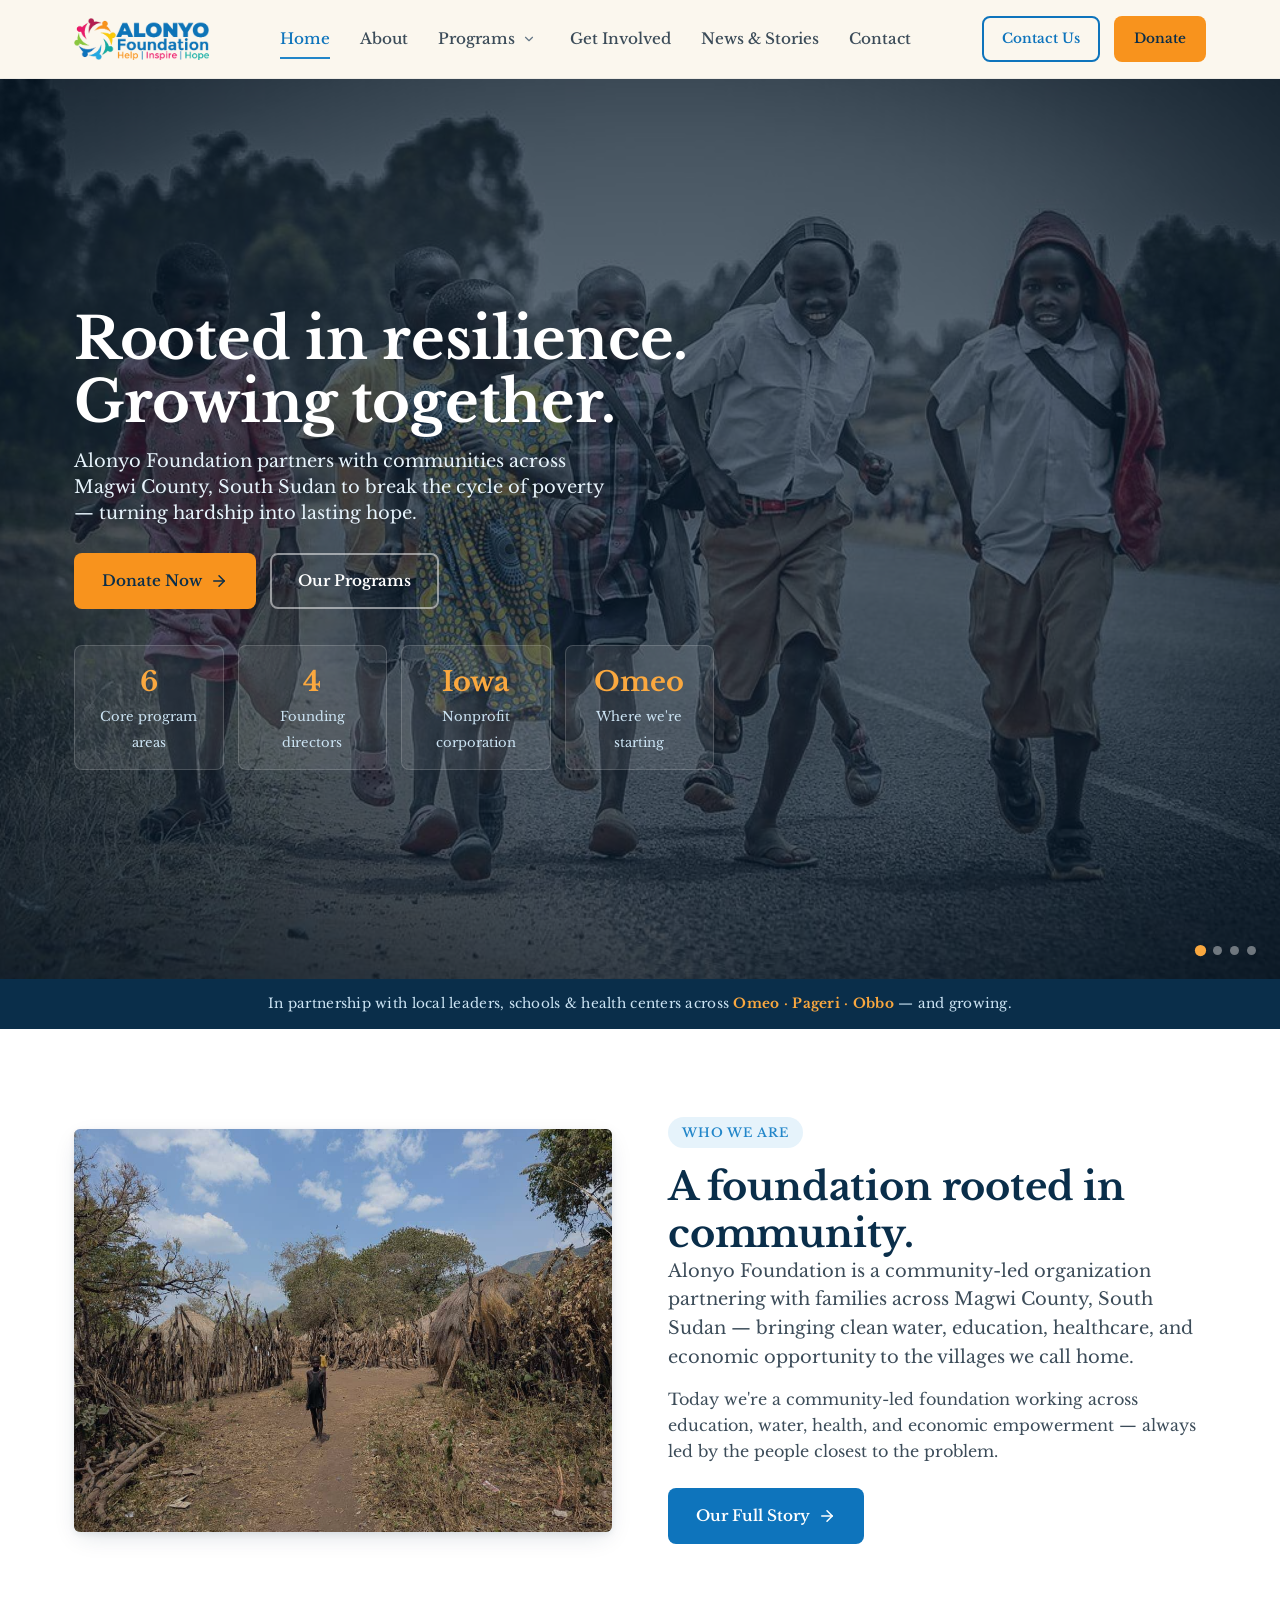
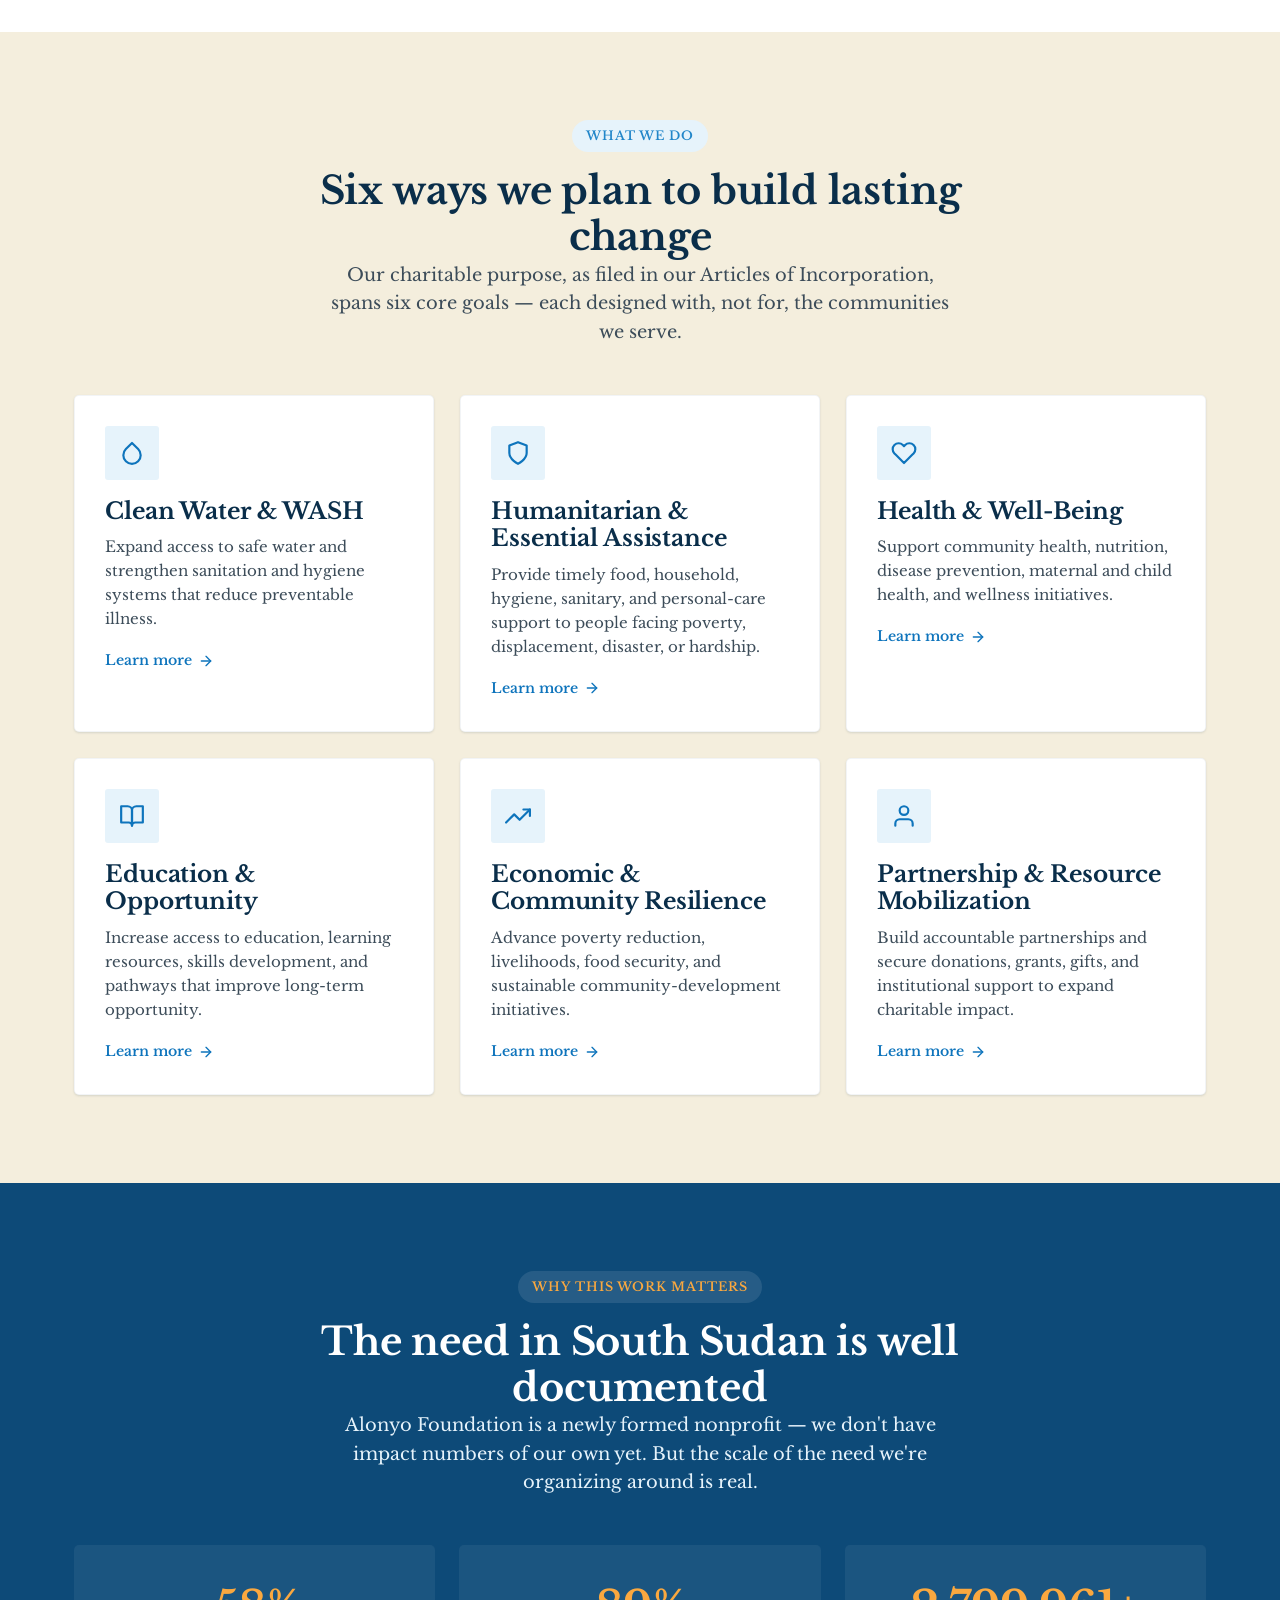
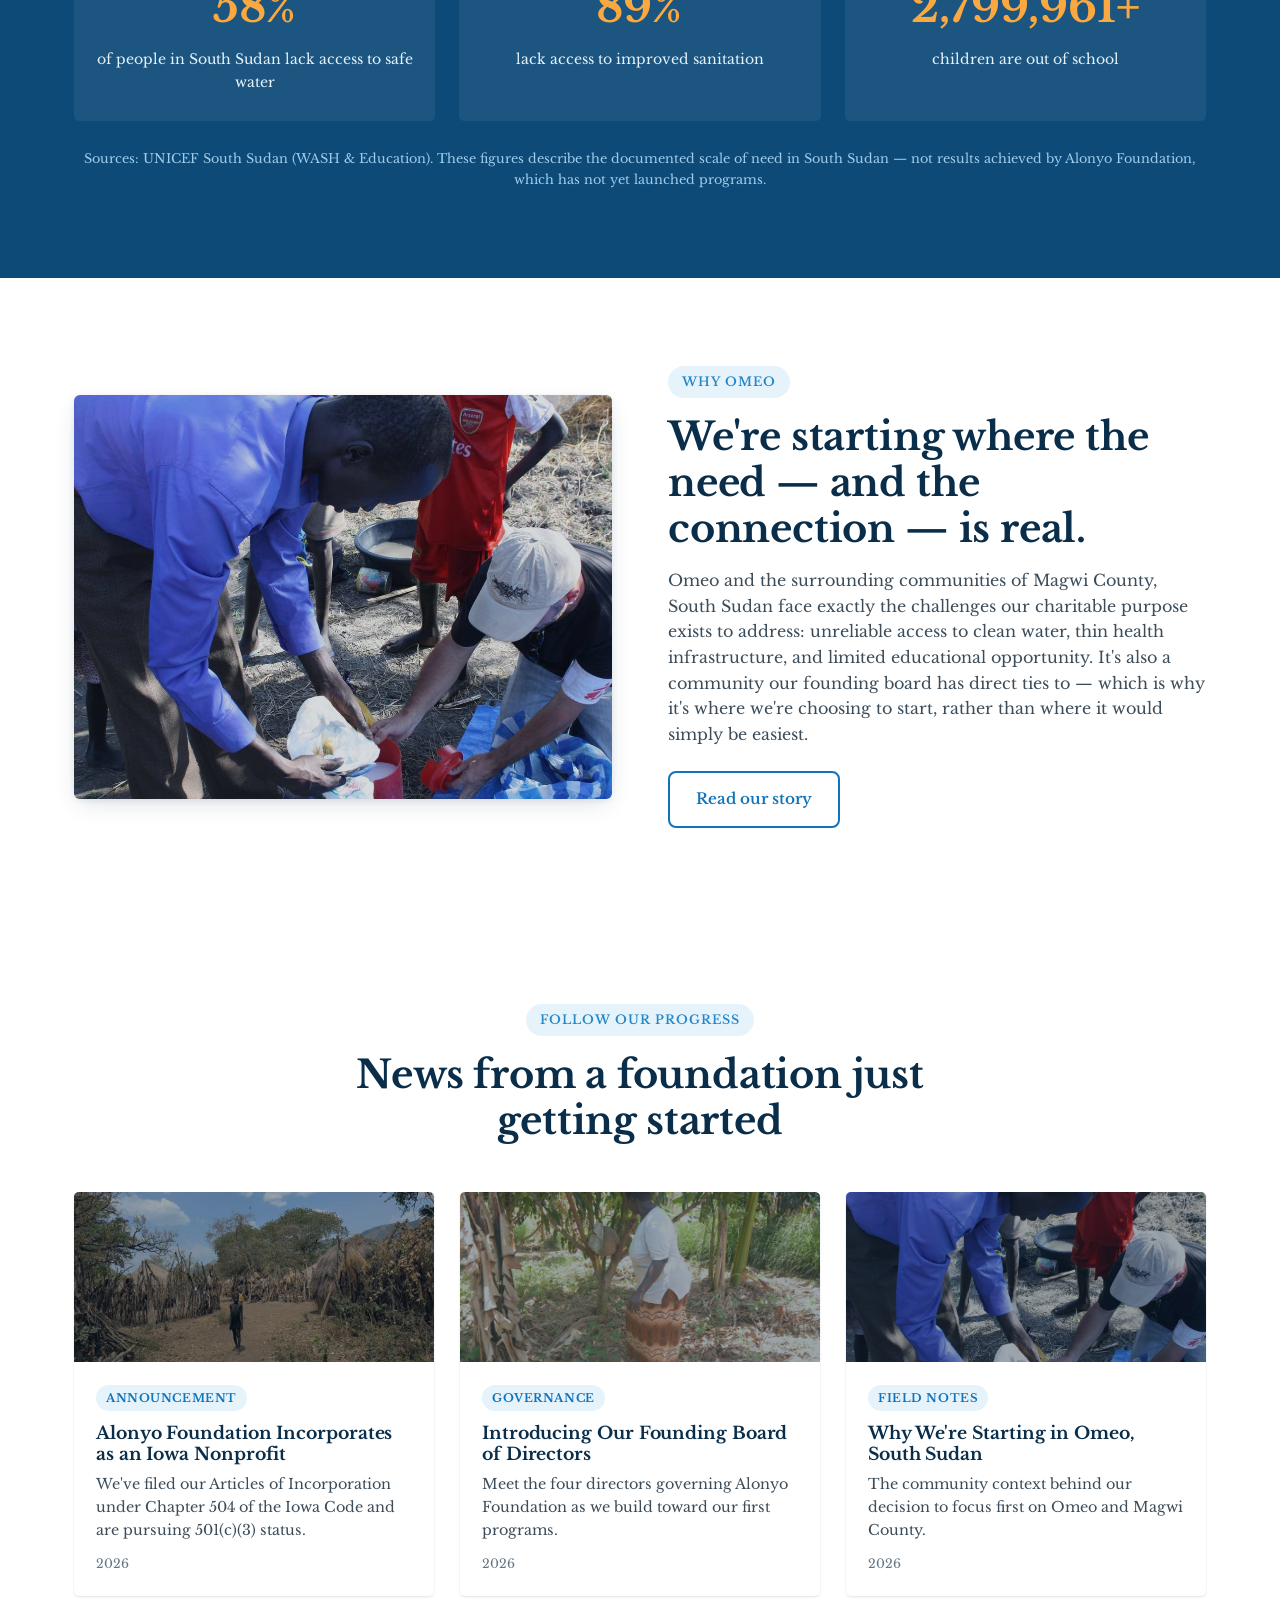
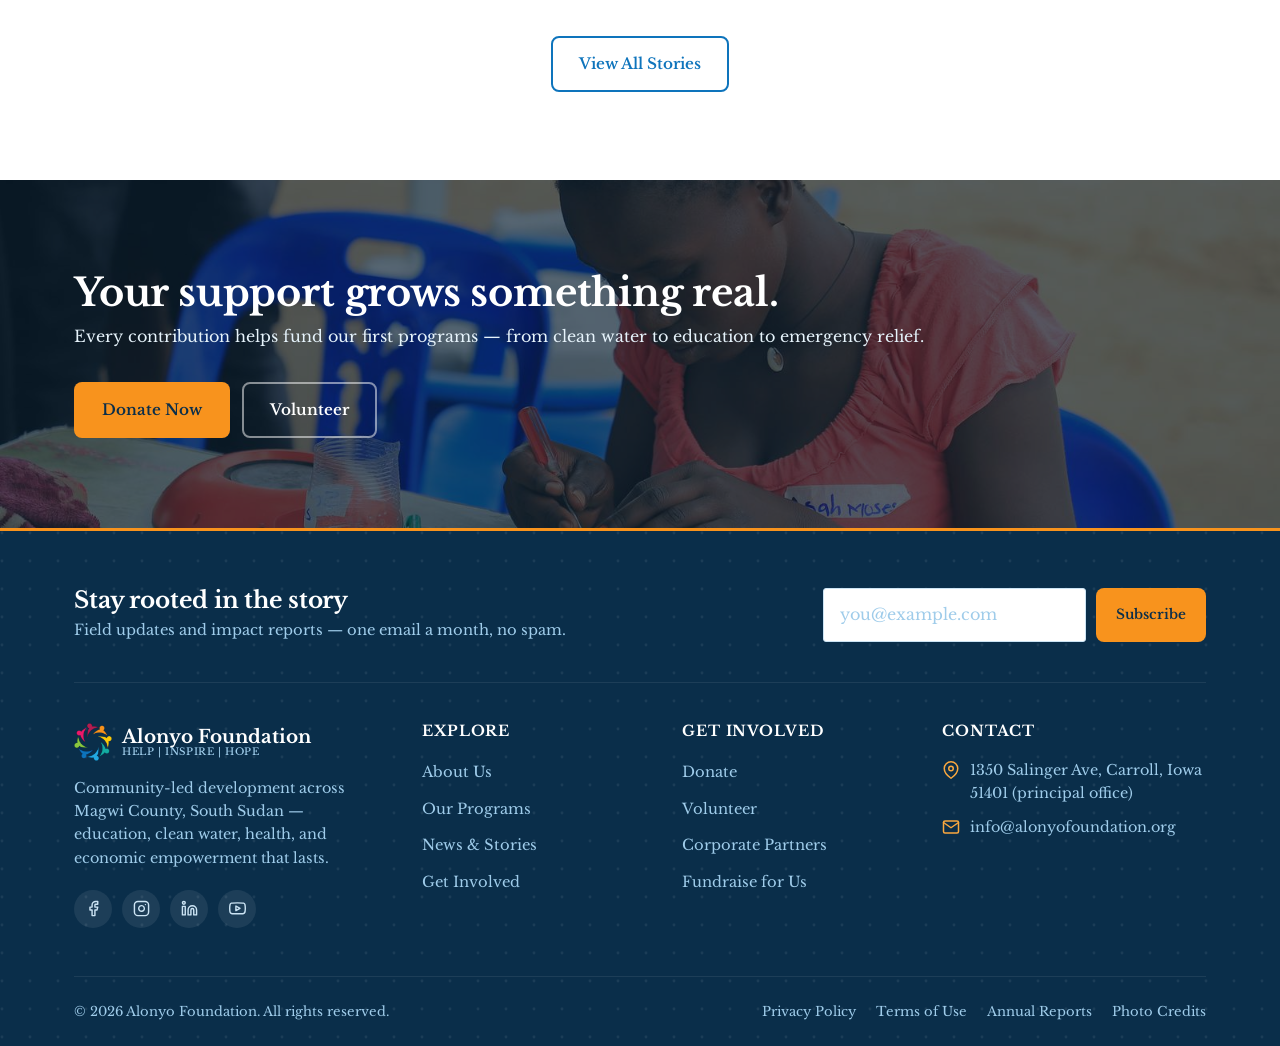
<file: index.html>
<!DOCTYPE html>
<html lang="en">
<head>
<meta charset="UTF-8">
<meta name="viewport" content="width=device-width, initial-scale=1.0">
<title>Alonyo Foundation — Rooted in Resilience. Growing Together.</title>
<meta name="description" content="The Alonyo Foundation partners with communities in Magwi County, South Sudan to break the cycle of poverty through education, clean water, health care, and economic empowerment.">
<link rel="icon" type="image/png" href="images/logo/favicon.png">
<link rel="preconnect" href="https://fonts.googleapis.com">
<link rel="preconnect" href="https://fonts.gstatic.com" crossorigin>
<link href="https://fonts.googleapis.com/css2?family=Libre+Baskerville:ital,wght@0,400;0,700;1,400&display=swap" rel="stylesheet">
<link rel="stylesheet" href="css/style.css">
</head>
<body>
<div id="preloader" role="status" aria-live="polite" aria-label="Loading">
  <div class="preloader-inner">
    <span class="preloader-mark"><img src="images/logo/icon.png" alt=""></span>
    <span class="preloader-word">Alonyo Foundation</span>
    <span class="preloader-bar"><span></span></span>
  </div>
</div>
<noscript><style>#preloader{display:none!important;}</style></noscript>

<header class="site-header">
  <div class="nav-wrap">
    <a href="index.html" class="brand">
      <img src="images/logo/logo-wide.png" alt="Alonyo Foundation" class="brand-logo">
    </a>
    <nav class="nav-links">
      <a href="index.html">Home</a>
      <a href="about.html">About</a>
      <div class="nav-item has-mega" data-mega>
        <span class="nav-mega-head">
          <a href="programs.html" class="nav-mega-trigger">Programs</a>
          <button type="button" class="mega-toggle" aria-label="Toggle programs menu" aria-expanded="false">
            <svg viewBox="0 0 24 24" fill="none" stroke="currentColor" stroke-width="2" stroke-linecap="round" stroke-linejoin="round"><polyline points="6 9 12 15 18 9"/></svg>
          </button>
        </span>
        <div class="mega-menu">
          <div class="mega-grid">
            <a href="programs.html#water" class="mega-item">
              <span class="mega-icon"><svg viewBox="0 0 24 24" fill="none" stroke="currentColor" stroke-width="2" stroke-linecap="round" stroke-linejoin="round"><path d="M12 2.69l5.66 5.66a8 8 0 1 1-11.31 0z"/></svg></span>
              <span class="mega-text"><strong>Clean Water &amp; WASH</strong><span>Safe water &amp; sanitation</span></span>
            </a>
            <a href="programs.html#humanitarian" class="mega-item">
              <span class="mega-icon"><svg viewBox="0 0 24 24" fill="none" stroke="currentColor" stroke-width="2" stroke-linecap="round" stroke-linejoin="round"><path d="M12 22s8-4 8-10V5l-8-3-8 3v7c0 6 8 10 8 10z"/></svg></span>
              <span class="mega-text"><strong>Humanitarian Assistance</strong><span>Essential &amp; emergency relief</span></span>
            </a>
            <a href="programs.html#health" class="mega-item">
              <span class="mega-icon"><svg viewBox="0 0 24 24" fill="none" stroke="currentColor" stroke-width="2" stroke-linecap="round" stroke-linejoin="round"><path d="M20.84 4.61a5.5 5.5 0 0 0-7.78 0L12 5.67l-1.06-1.06a5.5 5.5 0 0 0-7.78 7.78l1.06 1.06L12 21.23l7.78-7.78 1.06-1.06a5.5 5.5 0 0 0 0-7.78z"/></svg></span>
              <span class="mega-text"><strong>Health &amp; Well-Being</strong><span>Nutrition &amp; maternal care</span></span>
            </a>
            <a href="programs.html#education" class="mega-item">
              <span class="mega-icon"><svg viewBox="0 0 24 24" fill="none" stroke="currentColor" stroke-width="2" stroke-linecap="round" stroke-linejoin="round"><path d="M2 3h6a4 4 0 0 1 4 4v14a3 3 0 0 0-3-3H2z"/><path d="M22 3h-6a4 4 0 0 0-4 4v14a3 3 0 0 1 3-3h7z"/></svg></span>
              <span class="mega-text"><strong>Education &amp; Opportunity</strong><span>Learning &amp; skills development</span></span>
            </a>
            <a href="programs.html#economic" class="mega-item">
              <span class="mega-icon"><svg viewBox="0 0 24 24" fill="none" stroke="currentColor" stroke-width="2" stroke-linecap="round" stroke-linejoin="round"><polyline points="23 6 13.5 15.5 8.5 10.5 1 18"/><polyline points="17 6 23 6 23 12"/></svg></span>
              <span class="mega-text"><strong>Economic Resilience</strong><span>Livelihoods &amp; food security</span></span>
            </a>
            <a href="programs.html#partnership" class="mega-item">
              <span class="mega-icon"><svg viewBox="0 0 24 24" fill="none" stroke="currentColor" stroke-width="2" stroke-linecap="round" stroke-linejoin="round"><path d="M20 21v-2a4 4 0 0 0-4-4H8a4 4 0 0 0-4 4v2"/><circle cx="12" cy="7" r="4"/></svg></span>
              <span class="mega-text"><strong>Partnerships</strong><span>Resource mobilization</span></span>
            </a>
          </div>
          <div class="mega-side">
            <div class="mega-side-photo" style="background-image:url('images/landscape.jpg');"></div>
            <h4>See the full picture</h4>
            <p>Every program, funded transparently.</p>
            <a href="programs.html" class="btn btn-green btn-sm">View All Programs</a>
          </div>
        </div>
      </div>
      <a href="get-involved.html">Get Involved</a>
      <a href="news.html">News &amp; Stories</a>
      <a href="contact.html">Contact</a>
    </nav>
    <div class="nav-cta">
      <a href="contact.html" class="btn btn-outline btn-sm">Contact Us</a>
      <a href="get-involved.html#donate" class="btn btn-gold btn-sm">Donate</a>
      <button class="nav-toggle" aria-label="Toggle menu" aria-expanded="false">
        <svg viewBox="0 0 24 24" fill="none" stroke="currentColor" stroke-width="2" stroke-linecap="round" stroke-linejoin="round"><line x1="3" y1="12" x2="21" y2="12"/><line x1="3" y1="6" x2="21" y2="6"/><line x1="3" y1="18" x2="21" y2="18"/></svg>
      </button>
    </div>
  </div>
</header>

<main>

  <!-- HERO -->
  <section class="hero">
    <div class="hero-slides" data-hero-slides>
      <div class="hero-slide active" style="background-image:url('images/children-1.jpg');"></div>
      <div class="hero-slide" style="background-image:url('images/water.jpg');"></div>
      <div class="hero-slide" style="background-image:url('images/children-2.jpg');"></div>
      <div class="hero-slide" style="background-image:url('images/education.jpg');"></div>
    </div>
    <div class="hero-overlay"></div>
    <div class="container">
      <div class="hero-inner">
        <h1>Rooted in resilience.<br>Growing together.</h1>
        <p class="lede">Alonyo Foundation partners with communities across Magwi County, South Sudan to break the cycle of poverty — turning hardship into lasting hope.</p>
        <div class="hero-actions">
          <a href="get-involved.html#donate" class="btn btn-gold">Donate Now
            <svg viewBox="0 0 24 24" fill="none" stroke="currentColor" stroke-width="2" stroke-linecap="round" stroke-linejoin="round"><line x1="5" y1="12" x2="19" y2="12"/><polyline points="12 5 19 12 12 19"/></svg>
          </a>
          <a href="programs.html" class="btn btn-outline-light">Our Programs</a>
        </div>
        <div class="hero-stats">
          <div class="hero-stat"><strong data-count="6" data-suffix="">0</strong><span>Core program areas</span></div>
          <div class="hero-stat"><strong data-count="4" data-suffix="">0</strong><span>Founding directors</span></div>
          <div class="hero-stat"><strong>Iowa</strong><span>Nonprofit corporation</span></div>
          <div class="hero-stat"><strong>Omeo</strong><span>Where we're starting</span></div>
        </div>
      </div>
    </div>
    <div class="hero-dots" data-hero-dots></div>
  </section>

  <div class="strip">
    <div class="container">In partnership with local leaders, schools &amp; health centers across <strong>Omeo · Pageri · Obbo</strong> — and growing.</div>
  </div>

  <!-- WHO WE ARE -->
  <section class="section-pad bg-white">
    <div class="container two-col">
      <div class="reveal">
        <div class="img-block photo photo-light" style="background-image:url('images/landscape.jpg');"></div>
      </div>
      <div class="reveal">
        <span class="eyebrow">Who we are</span>
        <h2>A foundation rooted in community.</h2>
        <p class="lede" style="margin-bottom:16px;">Alonyo Foundation is a community-led organization partnering with families across Magwi County, South Sudan — bringing clean water, education, healthcare, and economic opportunity to the villages we call home.</p>
        <p style="margin-bottom:24px;">Today we're a community-led foundation working across education, water, health, and economic empowerment — always led by the people closest to the problem.</p>
        <a href="about.html" class="btn btn-green">Our Full Story
          <svg viewBox="0 0 24 24" fill="none" stroke="currentColor" stroke-width="2" stroke-linecap="round" stroke-linejoin="round"><line x1="5" y1="12" x2="19" y2="12"/><polyline points="12 5 19 12 12 19"/></svg>
        </a>
      </div>
    </div>
  </section>

  <!-- PROGRAMS -->
  <section class="section-pad bg-sand-2">
    <div class="container">
      <div class="section-head center">
        <span class="eyebrow">What we do</span>
        <h2>Six ways we plan to build lasting change</h2>
        <p class="lede" style="margin-inline:auto;">Our charitable purpose, as filed in our Articles of Incorporation, spans six core goals — each designed with, not for, the communities we serve.</p>
      </div>
      <div class="grid grid-3 stagger">
        <div class="card">
          <div class="icon-tile"><svg viewBox="0 0 24 24" fill="none" stroke="currentColor" stroke-width="2" stroke-linecap="round" stroke-linejoin="round"><path d="M12 2.69l5.66 5.66a8 8 0 1 1-11.31 0z"/></svg></div>
          <h3>Clean Water &amp; WASH</h3>
          <p>Expand access to safe water and strengthen sanitation and hygiene systems that reduce preventable illness.</p>
          <a href="programs.html#water" class="card-link">Learn more <svg viewBox="0 0 24 24" fill="none" stroke="currentColor" stroke-width="2" stroke-linecap="round" stroke-linejoin="round"><line x1="5" y1="12" x2="19" y2="12"/><polyline points="12 5 19 12 12 19"/></svg></a>
        </div>
        <div class="card">
          <div class="icon-tile"><svg viewBox="0 0 24 24" fill="none" stroke="currentColor" stroke-width="2" stroke-linecap="round" stroke-linejoin="round"><path d="M12 22s8-4 8-10V5l-8-3-8 3v7c0 6 8 10 8 10z"/></svg></div>
          <h3>Humanitarian &amp; Essential Assistance</h3>
          <p>Provide timely food, household, hygiene, sanitary, and personal-care support to people facing poverty, displacement, disaster, or hardship.</p>
          <a href="programs.html#humanitarian" class="card-link">Learn more <svg viewBox="0 0 24 24" fill="none" stroke="currentColor" stroke-width="2" stroke-linecap="round" stroke-linejoin="round"><line x1="5" y1="12" x2="19" y2="12"/><polyline points="12 5 19 12 12 19"/></svg></a>
        </div>
        <div class="card">
          <div class="icon-tile"><svg viewBox="0 0 24 24" fill="none" stroke="currentColor" stroke-width="2" stroke-linecap="round" stroke-linejoin="round"><path d="M20.84 4.61a5.5 5.5 0 0 0-7.78 0L12 5.67l-1.06-1.06a5.5 5.5 0 0 0-7.78 7.78l1.06 1.06L12 21.23l7.78-7.78 1.06-1.06a5.5 5.5 0 0 0 0-7.78z"/></svg></div>
          <h3>Health &amp; Well-Being</h3>
          <p>Support community health, nutrition, disease prevention, maternal and child health, and wellness initiatives.</p>
          <a href="programs.html#health" class="card-link">Learn more <svg viewBox="0 0 24 24" fill="none" stroke="currentColor" stroke-width="2" stroke-linecap="round" stroke-linejoin="round"><line x1="5" y1="12" x2="19" y2="12"/><polyline points="12 5 19 12 12 19"/></svg></a>
        </div>
        <div class="card">
          <div class="icon-tile"><svg viewBox="0 0 24 24" fill="none" stroke="currentColor" stroke-width="2" stroke-linecap="round" stroke-linejoin="round"><path d="M2 3h6a4 4 0 0 1 4 4v14a3 3 0 0 0-3-3H2z"/><path d="M22 3h-6a4 4 0 0 0-4 4v14a3 3 0 0 1 3-3h7z"/></svg></div>
          <h3>Education &amp; Opportunity</h3>
          <p>Increase access to education, learning resources, skills development, and pathways that improve long-term opportunity.</p>
          <a href="programs.html#education" class="card-link">Learn more <svg viewBox="0 0 24 24" fill="none" stroke="currentColor" stroke-width="2" stroke-linecap="round" stroke-linejoin="round"><line x1="5" y1="12" x2="19" y2="12"/><polyline points="12 5 19 12 12 19"/></svg></a>
        </div>
        <div class="card">
          <div class="icon-tile"><svg viewBox="0 0 24 24" fill="none" stroke="currentColor" stroke-width="2" stroke-linecap="round" stroke-linejoin="round"><polyline points="23 6 13.5 15.5 8.5 10.5 1 18"/><polyline points="17 6 23 6 23 12"/></svg></div>
          <h3>Economic &amp; Community Resilience</h3>
          <p>Advance poverty reduction, livelihoods, food security, and sustainable community-development initiatives.</p>
          <a href="programs.html#economic" class="card-link">Learn more <svg viewBox="0 0 24 24" fill="none" stroke="currentColor" stroke-width="2" stroke-linecap="round" stroke-linejoin="round"><line x1="5" y1="12" x2="19" y2="12"/><polyline points="12 5 19 12 12 19"/></svg></a>
        </div>
        <div class="card">
          <div class="icon-tile"><svg viewBox="0 0 24 24" fill="none" stroke="currentColor" stroke-width="2" stroke-linecap="round" stroke-linejoin="round"><path d="M20 21v-2a4 4 0 0 0-4-4H8a4 4 0 0 0-4 4v2"/><circle cx="12" cy="7" r="4"/></svg></div>
          <h3>Partnership &amp; Resource Mobilization</h3>
          <p>Build accountable partnerships and secure donations, grants, gifts, and institutional support to expand charitable impact.</p>
          <a href="programs.html#partnership" class="card-link">Learn more <svg viewBox="0 0 24 24" fill="none" stroke="currentColor" stroke-width="2" stroke-linecap="round" stroke-linejoin="round"><line x1="5" y1="12" x2="19" y2="12"/><polyline points="12 5 19 12 12 19"/></svg></a>
        </div>
      </div>
    </div>
  </section>

  <!-- WHY THIS WORK MATTERS -->
  <section class="section-pad bg-green-900">
    <div class="container">
      <div class="section-head center">
        <span class="eyebrow">Why this work matters</span>
        <h2>The need in South Sudan is well documented</h2>
        <p class="lede" style="margin-inline:auto;">Alonyo Foundation is a newly formed nonprofit — we don't have impact numbers of our own yet. But the scale of the need we're organizing around is real.</p>
      </div>
      <div class="impact-grid impact-grid-3 stagger">
        <div class="impact-item">
          <div class="num"><span data-count="59" data-suffix="%">0</span></div>
          <div class="label">of people in South Sudan lack access to safe water</div>
        </div>
        <div class="impact-item">
          <div class="num"><span data-count="90" data-suffix="%">0</span></div>
          <div class="label">lack access to improved sanitation</div>
        </div>
        <div class="impact-item">
          <div class="num"><span data-count="2800000" data-suffix="+">0</span></div>
          <div class="label">children are out of school</div>
        </div>
      </div>
      <p style="text-align:center; margin-top:28px; font-size:0.8rem; color:var(--green-300);">Sources: UNICEF South Sudan (WASH &amp; Education). These figures describe the documented scale of need in South Sudan — not results achieved by Alonyo Foundation, which has not yet launched programs.</p>
    </div>
  </section>

  <!-- WHY OMEO -->
  <section class="section-pad bg-white">
    <div class="container two-col">
      <div class="reveal" style="order:2;">
        <span class="eyebrow">Why Omeo</span>
        <h2>We're starting where the need — and the connection — is real.</h2>
        <p style="margin:16px 0 24px;">Omeo and the surrounding communities of Magwi County, South Sudan face exactly the challenges our charitable purpose exists to address: unreliable access to clean water, thin health infrastructure, and limited educational opportunity. It's also a community our founding board has direct ties to — which is why it's where we're choosing to start, rather than where it would simply be easiest.</p>
        <a href="about.html" class="btn btn-outline">Read our story</a>
      </div>
      <div class="reveal" style="order:1;">
        <div class="img-block photo photo-light" style="background-image:url('images/water.jpg');"></div>
      </div>
    </div>
  </section>

  <!-- LATEST NEWS -->
  <section class="section-pad bg-white">
    <div class="container">
      <div class="section-head center">
        <span class="eyebrow">Follow our progress</span>
        <h2>News from a foundation just getting started</h2>
      </div>
      <div class="grid grid-3 stagger">
        <article class="news-card">
          <div class="news-thumb photo" style="background-image:url('images/landscape.jpg');"></div>
          <div class="news-body">
            <span class="news-tag">Announcement</span>
            <h3>Alonyo Foundation Incorporates as an Iowa Nonprofit</h3>
            <p>We've filed our Articles of Incorporation under Chapter 504 of the Iowa Code and are pursuing 501(c)(3) status.</p>
            <div class="news-date">2026</div>
          </div>
        </article>
        <article class="news-card">
          <div class="news-thumb photo" style="background-image:url('images/agriculture.jpg');"></div>
          <div class="news-body">
            <span class="news-tag">Governance</span>
            <h3>Introducing Our Founding Board of Directors</h3>
            <p>Meet the four directors governing Alonyo Foundation as we build toward our first programs.</p>
            <div class="news-date">2026</div>
          </div>
        </article>
        <article class="news-card">
          <div class="news-thumb photo" style="background-image:url('images/water.jpg');"></div>
          <div class="news-body">
            <span class="news-tag">Field Notes</span>
            <h3>Why We're Starting in Omeo, South Sudan</h3>
            <p>The community context behind our decision to focus first on Omeo and Magwi County.</p>
            <div class="news-date">2026</div>
          </div>
        </article>
      </div>
      <div style="text-align:center; margin-top:40px;">
        <a href="news.html" class="btn btn-outline">View All Stories</a>
      </div>
    </div>
  </section>

  <!-- CTA BANNER -->
  <section class="cta-section reveal-scale photo photo-dark" style="background-image:url('images/women.jpg');">
    <div class="container cta-banner">
      <div>
        <h2>Your support grows something real.</h2>
        <p>Every contribution helps fund our first programs — from clean water to education to emergency relief.</p>
      </div>
      <div class="actions">
        <a href="get-involved.html#donate" class="btn btn-gold">Donate Now</a>
        <a href="get-involved.html#volunteer" class="btn btn-outline-light">Volunteer</a>
      </div>
    </div>
  </section>

</main>

<footer class="site-footer">
  <div class="container">
    <div class="footer-newsletter reveal">
      <div>
        <h3>Stay rooted in the story</h3>
        <p>Field updates and impact reports — one email a month, no spam.</p>
      </div>
      <div>
        <form data-validate class="footer-newsletter-form">
          <div class="field">
            <input type="email" name="footer-newsletter-email" required placeholder="you@example.com">
            <div class="field-error-msg">Please enter a valid email.</div>
          </div>
          <button type="submit" class="btn btn-gold btn-sm">Subscribe</button>
        </form>
        <div class="form-success"><svg viewBox="0 0 24 24" fill="none" stroke="currentColor" stroke-width="2" stroke-linecap="round" stroke-linejoin="round" width="16" height="16"><polyline points="20 6 9 17 4 12"/></svg> Subscribed! Thanks for following our work.</div>
      </div>
    </div>
    <div class="footer-grid stagger">
      <div class="footer-brand">
        <a href="index.html" class="brand">
          <img src="images/logo/icon.png" alt="" class="brand-mark-icon">
          <span class="brand-name">Alonyo Foundation<span>Help | Inspire | Hope</span></span>
        </a>
        <p>Community-led development across Magwi County, South Sudan — education, clean water, health, and economic empowerment that lasts.</p>
        <div class="social-row">
          <a href="#" aria-label="Facebook"><svg viewBox="0 0 24 24" fill="none" stroke="currentColor" stroke-width="2" stroke-linecap="round" stroke-linejoin="round"><path d="M18 2h-3a5 5 0 0 0-5 5v3H7v4h3v8h4v-8h3l1-4h-4V7a1 1 0 0 1 1-1h3z"/></svg></a>
          <a href="#" aria-label="Instagram"><svg viewBox="0 0 24 24" fill="none" stroke="currentColor" stroke-width="2" stroke-linecap="round" stroke-linejoin="round"><rect x="2" y="2" width="20" height="20" rx="5" ry="5"/><path d="M16 11.37A4 4 0 1 1 12.63 8 4 4 0 0 1 16 11.37z"/><line x1="17.5" y1="6.5" x2="17.51" y2="6.5"/></svg></a>
          <a href="#" aria-label="LinkedIn"><svg viewBox="0 0 24 24" fill="none" stroke="currentColor" stroke-width="2" stroke-linecap="round" stroke-linejoin="round"><path d="M16 8a6 6 0 0 1 6 6v7h-4v-7a2 2 0 0 0-2-2 2 2 0 0 0-2 2v7h-4v-7a6 6 0 0 1 6-6z"/><rect x="2" y="9" width="4" height="12"/><circle cx="4" cy="4" r="2"/></svg></a>
          <a href="#" aria-label="YouTube"><svg viewBox="0 0 24 24" fill="none" stroke="currentColor" stroke-width="2" stroke-linecap="round" stroke-linejoin="round"><path d="M22.54 6.42a2.78 2.78 0 0 0-1.94-2C18.88 4 12 4 12 4s-6.88 0-8.6.46a2.78 2.78 0 0 0-1.94 2A29 29 0 0 0 1 11.75a29 29 0 0 0 .46 5.33A2.78 2.78 0 0 0 3.4 19c1.72.46 8.6.46 8.6.46s6.88 0 8.6-.46a2.78 2.78 0 0 0 1.94-2 29 29 0 0 0 .46-5.25 29 29 0 0 0-.46-5.33z"/><polygon points="9.75 15.02 15.5 11.75 9.75 8.48 9.75 15.02"/></svg></a>
        </div>
      </div>
      <div class="footer-col">
        <h4>Explore</h4>
        <ul>
          <li><a href="about.html">About Us</a></li>
          <li><a href="programs.html">Our Programs</a></li>
          <li><a href="news.html">News &amp; Stories</a></li>
          <li><a href="get-involved.html">Get Involved</a></li>
        </ul>
      </div>
      <div class="footer-col">
        <h4>Get Involved</h4>
        <ul>
          <li><a href="get-involved.html#donate">Donate</a></li>
          <li><a href="get-involved.html#volunteer">Volunteer</a></li>
          <li><a href="get-involved.html#partner">Corporate Partners</a></li>
          <li><a href="get-involved.html#fundraise">Fundraise for Us</a></li>
        </ul>
      </div>
      <div class="footer-col">
        <h4>Contact</h4>
        <ul class="footer-contact">
          <li><svg viewBox="0 0 24 24" fill="none" stroke="currentColor" stroke-width="2" stroke-linecap="round" stroke-linejoin="round"><path d="M21 10c0 7-9 13-9 13s-9-6-9-13a9 9 0 0 1 18 0z"/><circle cx="12" cy="10" r="3"/></svg> 1350 Salinger Ave, Carroll, Iowa 51401 (principal office)</li>
          <li><svg viewBox="0 0 24 24" fill="none" stroke="currentColor" stroke-width="2" stroke-linecap="round" stroke-linejoin="round"><path d="M4 4h16c1.1 0 2 .9 2 2v12c0 1.1-.9 2-2 2H4c-1.1 0-2-.9-2-2V6c0-1.1.9-2 2-2z"/><polyline points="22,6 12,13 2,6"/></svg> info@alonyofoundation.org</li>
          </ul>
      </div>
    </div>
    <div class="footer-bottom">
      <div>© <span data-year>2026</span> Alonyo Foundation. All rights reserved.</div>
      <div class="footer-bottom-links">
        <a href="#">Privacy Policy</a>
        <a href="#">Terms of Use</a>
        <a href="#">Annual Reports</a>
        <a href="photo-credits.html">Photo Credits</a>
      </div>
    </div>
  </div>
</footer>

<button class="back-top" aria-label="Back to top">
  <svg viewBox="0 0 24 24" fill="none" stroke="currentColor" stroke-width="2" stroke-linecap="round" stroke-linejoin="round"><line x1="12" y1="19" x2="12" y2="5"/><polyline points="5 12 12 5 19 12"/></svg>
</button>

<script src="js/main.js"></script>
</body>
</html>
</file>
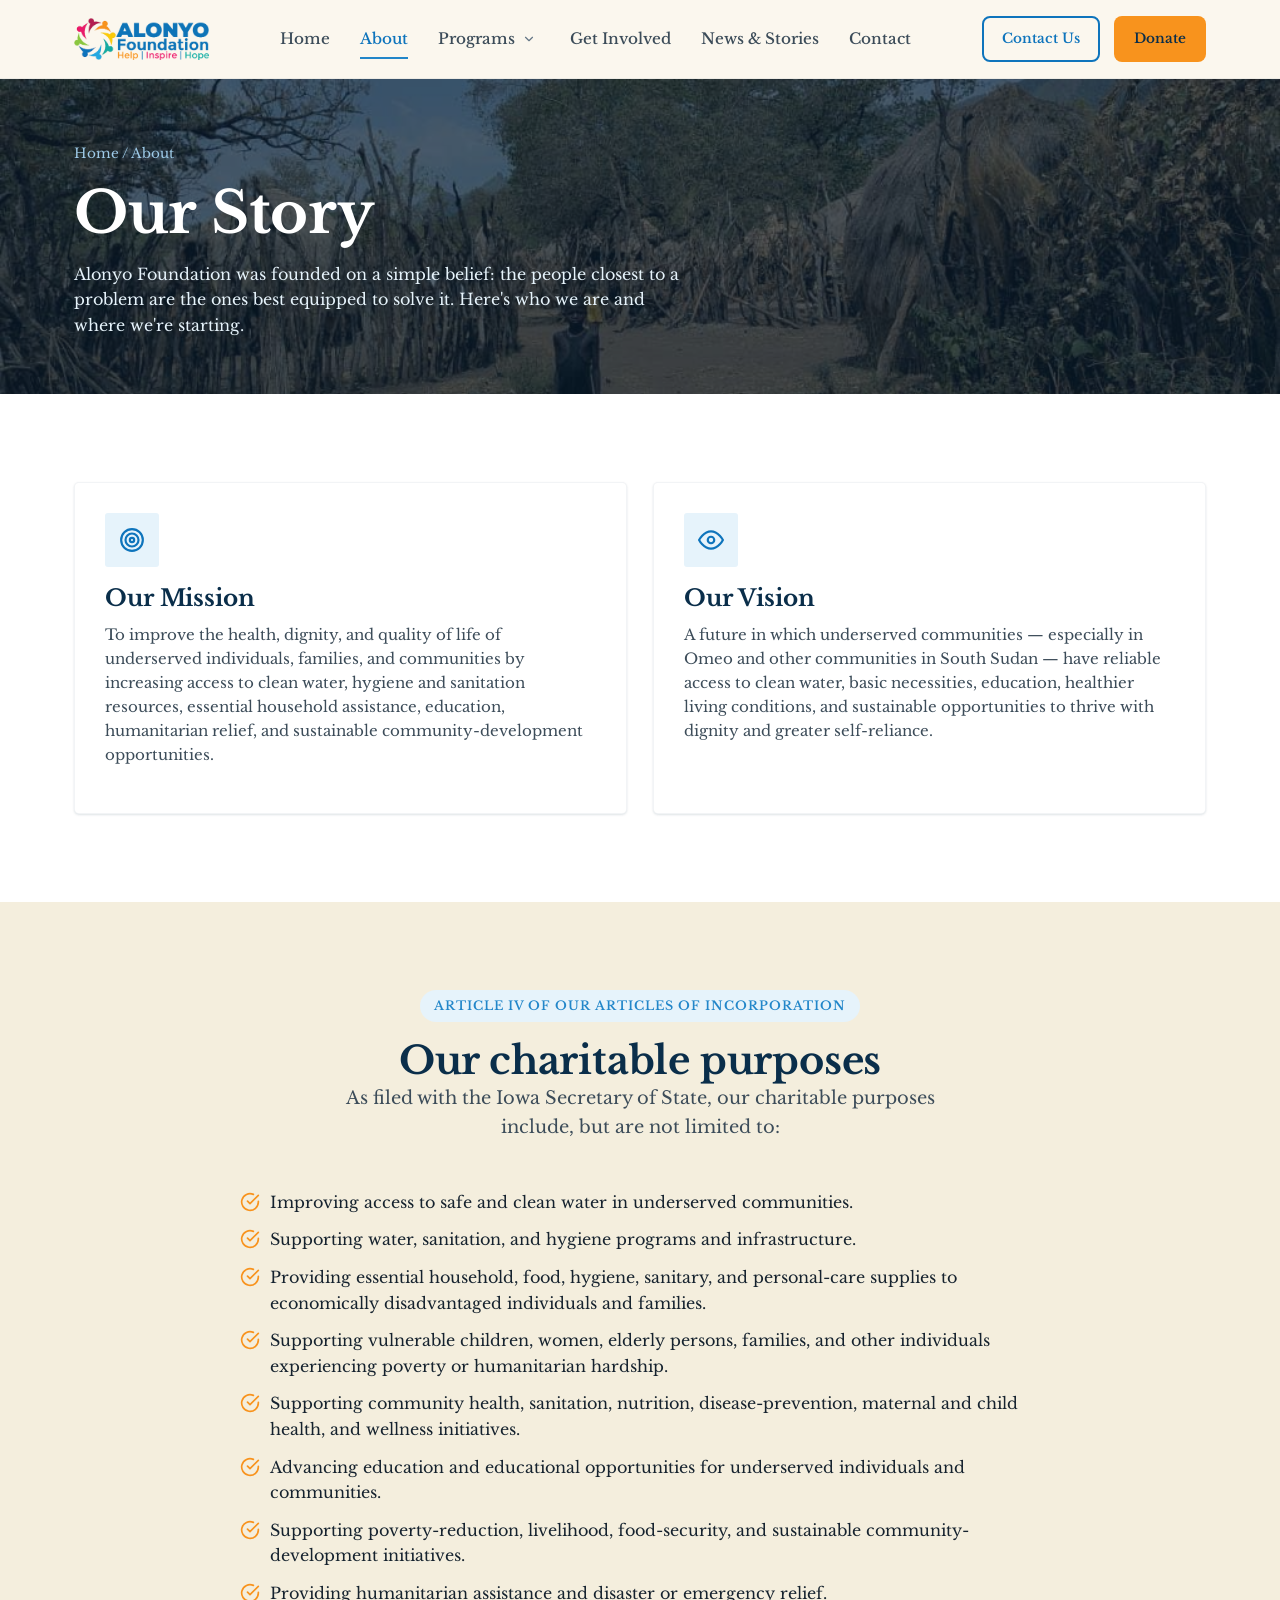
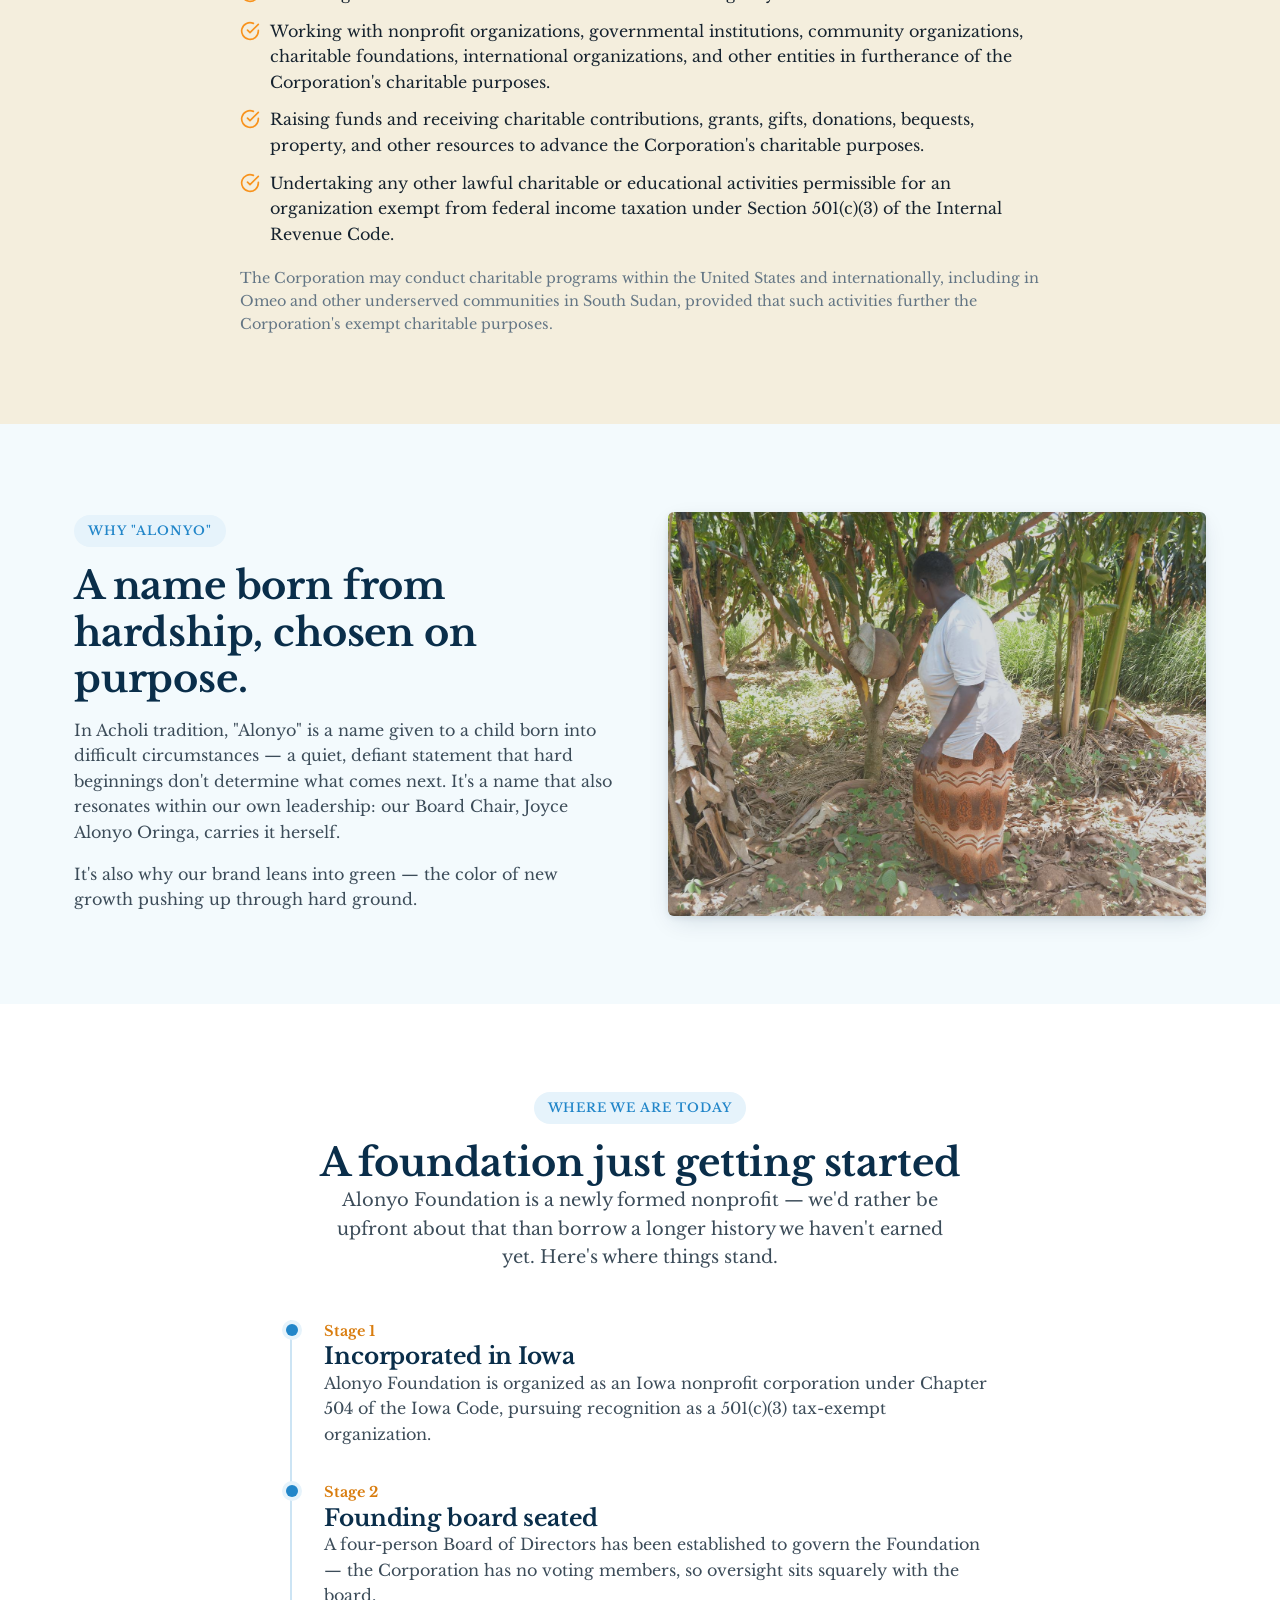
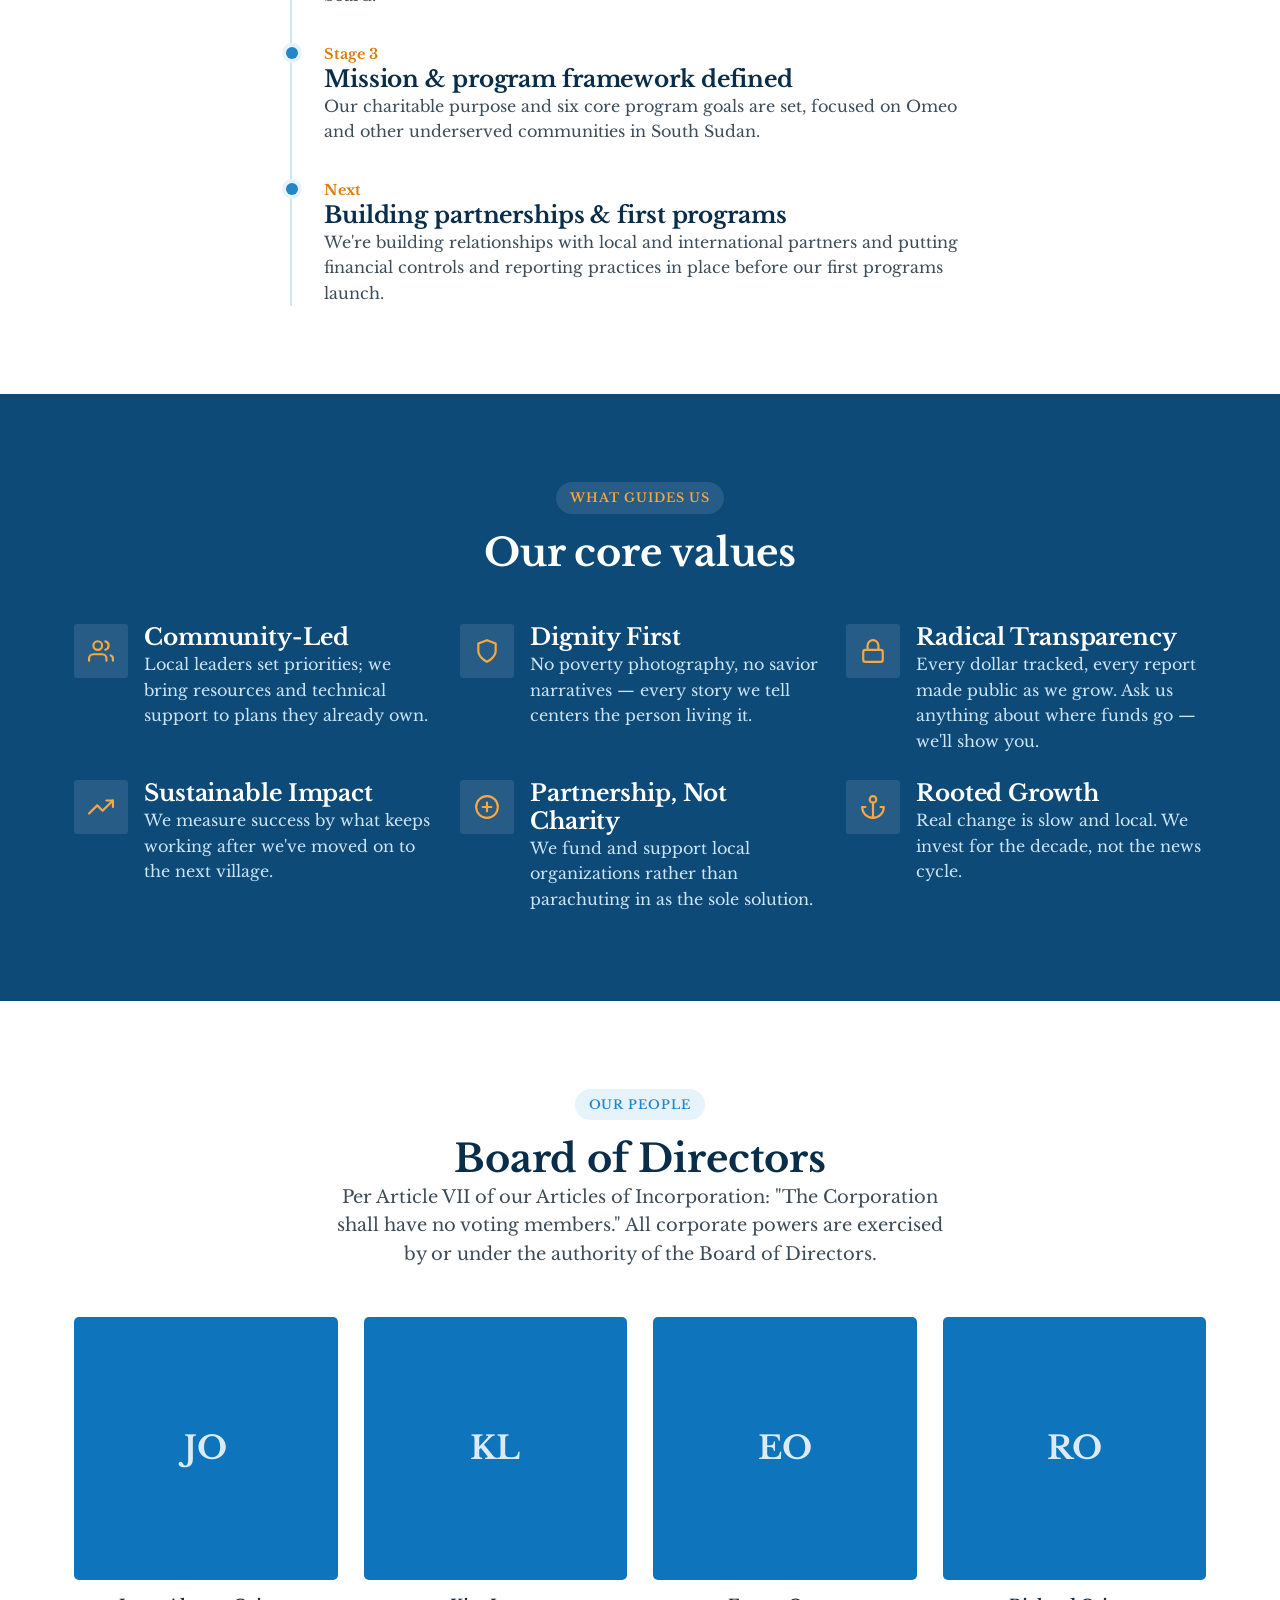
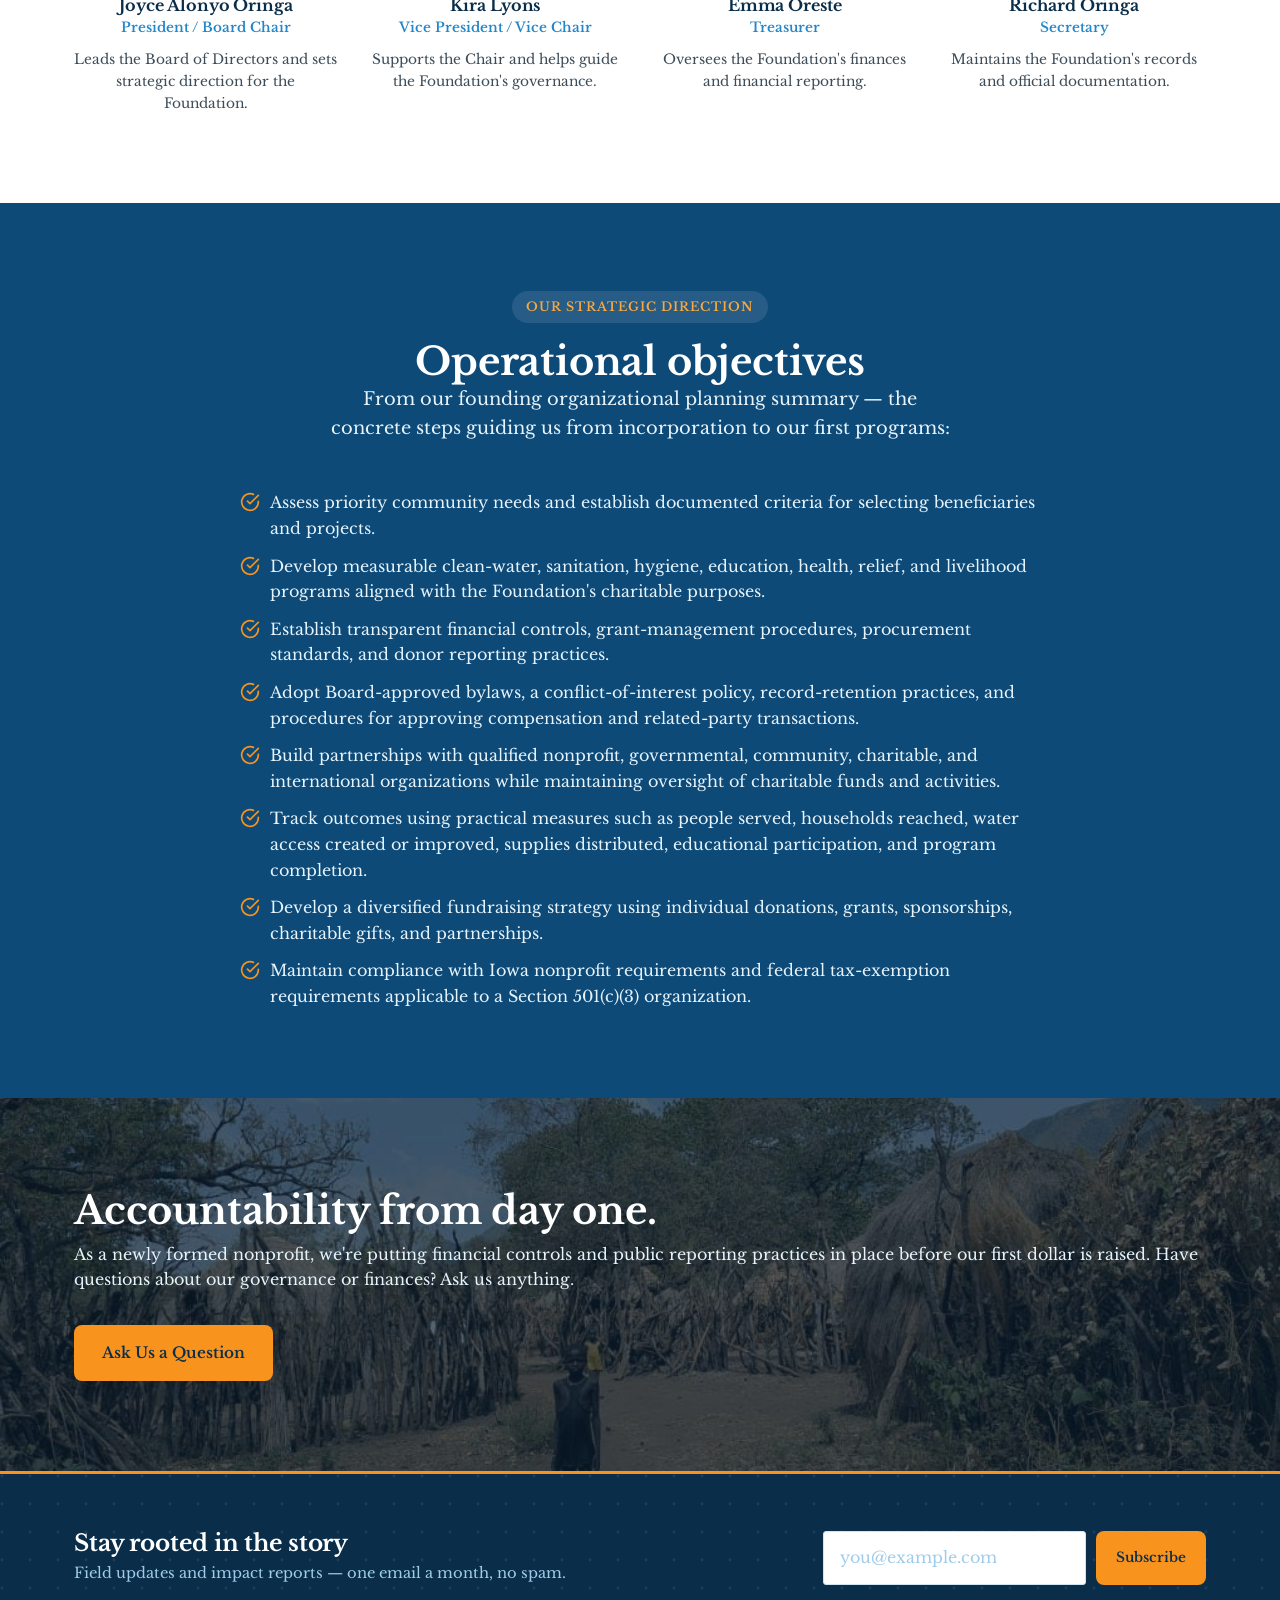
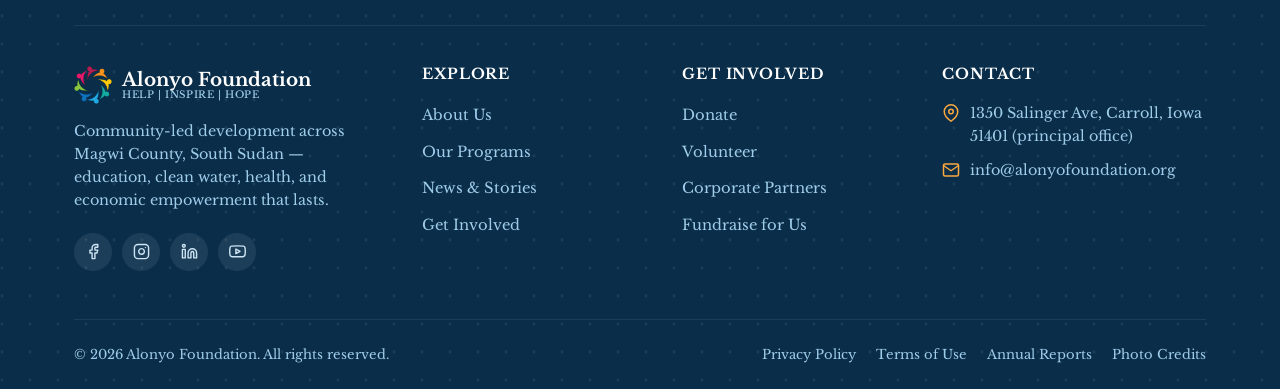
<file: about.html>
<!DOCTYPE html>
<html lang="en">
<head>
<meta charset="UTF-8">
<meta name="viewport" content="width=device-width, initial-scale=1.0">
<title>About Us — Alonyo Foundation</title>
<meta name="description" content="Learn about Alonyo Foundation — our mission, vision, values, and founding Board of Directors, and our plans for Omeo and other communities in South Sudan.">
<link rel="icon" type="image/png" href="images/logo/favicon.png">
<link rel="preconnect" href="https://fonts.googleapis.com">
<link rel="preconnect" href="https://fonts.gstatic.com" crossorigin>
<link href="https://fonts.googleapis.com/css2?family=Libre+Baskerville:ital,wght@0,400;0,700;1,400&display=swap" rel="stylesheet">
<link rel="stylesheet" href="css/style.css">
</head>
<body>
<div id="preloader" role="status" aria-live="polite" aria-label="Loading">
  <div class="preloader-inner">
    <span class="preloader-mark"><img src="images/logo/icon.png" alt=""></span>
    <span class="preloader-word">Alonyo Foundation</span>
    <span class="preloader-bar"><span></span></span>
  </div>
</div>
<noscript><style>#preloader{display:none!important;}</style></noscript>

<header class="site-header">
  <div class="nav-wrap">
    <a href="index.html" class="brand">
      <img src="images/logo/logo-wide.png" alt="Alonyo Foundation" class="brand-logo">
    </a>
    <nav class="nav-links">
      <a href="index.html">Home</a>
      <a href="about.html">About</a>
      <div class="nav-item has-mega" data-mega>
        <span class="nav-mega-head">
          <a href="programs.html" class="nav-mega-trigger">Programs</a>
          <button type="button" class="mega-toggle" aria-label="Toggle programs menu" aria-expanded="false">
            <svg viewBox="0 0 24 24" fill="none" stroke="currentColor" stroke-width="2" stroke-linecap="round" stroke-linejoin="round"><polyline points="6 9 12 15 18 9"/></svg>
          </button>
        </span>
        <div class="mega-menu">
          <div class="mega-grid">
            <a href="programs.html#water" class="mega-item">
              <span class="mega-icon"><svg viewBox="0 0 24 24" fill="none" stroke="currentColor" stroke-width="2" stroke-linecap="round" stroke-linejoin="round"><path d="M12 2.69l5.66 5.66a8 8 0 1 1-11.31 0z"/></svg></span>
              <span class="mega-text"><strong>Clean Water &amp; WASH</strong><span>Safe water &amp; sanitation</span></span>
            </a>
            <a href="programs.html#humanitarian" class="mega-item">
              <span class="mega-icon"><svg viewBox="0 0 24 24" fill="none" stroke="currentColor" stroke-width="2" stroke-linecap="round" stroke-linejoin="round"><path d="M12 22s8-4 8-10V5l-8-3-8 3v7c0 6 8 10 8 10z"/></svg></span>
              <span class="mega-text"><strong>Humanitarian Assistance</strong><span>Essential &amp; emergency relief</span></span>
            </a>
            <a href="programs.html#health" class="mega-item">
              <span class="mega-icon"><svg viewBox="0 0 24 24" fill="none" stroke="currentColor" stroke-width="2" stroke-linecap="round" stroke-linejoin="round"><path d="M20.84 4.61a5.5 5.5 0 0 0-7.78 0L12 5.67l-1.06-1.06a5.5 5.5 0 0 0-7.78 7.78l1.06 1.06L12 21.23l7.78-7.78 1.06-1.06a5.5 5.5 0 0 0 0-7.78z"/></svg></span>
              <span class="mega-text"><strong>Health &amp; Well-Being</strong><span>Nutrition &amp; maternal care</span></span>
            </a>
            <a href="programs.html#education" class="mega-item">
              <span class="mega-icon"><svg viewBox="0 0 24 24" fill="none" stroke="currentColor" stroke-width="2" stroke-linecap="round" stroke-linejoin="round"><path d="M2 3h6a4 4 0 0 1 4 4v14a3 3 0 0 0-3-3H2z"/><path d="M22 3h-6a4 4 0 0 0-4 4v14a3 3 0 0 1 3-3h7z"/></svg></span>
              <span class="mega-text"><strong>Education &amp; Opportunity</strong><span>Learning &amp; skills development</span></span>
            </a>
            <a href="programs.html#economic" class="mega-item">
              <span class="mega-icon"><svg viewBox="0 0 24 24" fill="none" stroke="currentColor" stroke-width="2" stroke-linecap="round" stroke-linejoin="round"><polyline points="23 6 13.5 15.5 8.5 10.5 1 18"/><polyline points="17 6 23 6 23 12"/></svg></span>
              <span class="mega-text"><strong>Economic Resilience</strong><span>Livelihoods &amp; food security</span></span>
            </a>
            <a href="programs.html#partnership" class="mega-item">
              <span class="mega-icon"><svg viewBox="0 0 24 24" fill="none" stroke="currentColor" stroke-width="2" stroke-linecap="round" stroke-linejoin="round"><path d="M20 21v-2a4 4 0 0 0-4-4H8a4 4 0 0 0-4 4v2"/><circle cx="12" cy="7" r="4"/></svg></span>
              <span class="mega-text"><strong>Partnerships</strong><span>Resource mobilization</span></span>
            </a>
          </div>
          <div class="mega-side">
            <div class="mega-side-photo" style="background-image:url('images/landscape.jpg');"></div>
            <h4>See the full picture</h4>
            <p>Every program, funded transparently.</p>
            <a href="programs.html" class="btn btn-green btn-sm">View All Programs</a>
          </div>
        </div>
      </div>
      <a href="get-involved.html">Get Involved</a>
      <a href="news.html">News &amp; Stories</a>
      <a href="contact.html">Contact</a>
    </nav>
    <div class="nav-cta">
      <a href="contact.html" class="btn btn-outline btn-sm">Contact Us</a>
      <a href="get-involved.html#donate" class="btn btn-gold btn-sm">Donate</a>
      <button class="nav-toggle" aria-label="Toggle menu" aria-expanded="false">
        <svg viewBox="0 0 24 24" fill="none" stroke="currentColor" stroke-width="2" stroke-linecap="round" stroke-linejoin="round"><line x1="3" y1="12" x2="21" y2="12"/><line x1="3" y1="6" x2="21" y2="6"/><line x1="3" y1="18" x2="21" y2="18"/></svg>
      </button>
    </div>
  </div>
</header>

<main>

  <section class="page-hero photo photo-dark" style="background-image:url('images/landscape.jpg');">
    <div class="container">
      <div class="crumbs"><a href="index.html">Home</a> / About</div>
      <h1>Our Story</h1>
      <p>Alonyo Foundation was founded on a simple belief: the people closest to a problem are the ones best equipped to solve it. Here's who we are and where we're starting.</p>
    </div>
  </section>

  <!-- MISSION / VISION -->
  <section class="section-pad bg-white">
    <div class="container grid grid-2 stagger">
      <div class="card">
        <div class="icon-tile"><svg viewBox="0 0 24 24" fill="none" stroke="currentColor" stroke-width="2" stroke-linecap="round" stroke-linejoin="round"><circle cx="12" cy="12" r="10"/><circle cx="12" cy="12" r="6"/><circle cx="12" cy="12" r="2"/></svg></div>
        <h3>Our Mission</h3>
        <p>To improve the health, dignity, and quality of life of underserved individuals, families, and communities by increasing access to clean water, hygiene and sanitation resources, essential household assistance, education, humanitarian relief, and sustainable community-development opportunities.</p>
      </div>
      <div class="card">
        <div class="icon-tile"><svg viewBox="0 0 24 24" fill="none" stroke="currentColor" stroke-width="2" stroke-linecap="round" stroke-linejoin="round"><path d="M1 12s4-8 11-8 11 8 11 8-4 8-11 8-11-8-11-8z"/><circle cx="12" cy="12" r="3"/></svg></div>
        <h3>Our Vision</h3>
        <p>A future in which underserved communities — especially in Omeo and other communities in South Sudan — have reliable access to clean water, basic necessities, education, healthier living conditions, and sustainable opportunities to thrive with dignity and greater self-reliance.</p>
      </div>
    </div>
  </section>

  <!-- CHARITABLE PURPOSES -->
  <section class="section-pad bg-sand-2">
    <div class="container">
      <div class="section-head center">
        <span class="eyebrow">Article IV of our Articles of Incorporation</span>
        <h2>Our charitable purposes</h2>
        <p class="lede" style="margin-inline:auto;">As filed with the Iowa Secretary of State, our charitable purposes include, but are not limited to:</p>
      </div>
      <div style="max-width:800px;margin:0 auto;">
        <ul class="check-list reveal" style="display:flex; flex-direction:column; gap:12px;">
          <li><svg viewBox="0 0 24 24" fill="none" stroke="currentColor" stroke-width="2" stroke-linecap="round" stroke-linejoin="round" aria-hidden="true"><path d="M22 11.08V12a10 10 0 1 1-5.93-9.14"/><polyline points="22 4 12 14.01 9 11.01"/></svg><span>Improving access to safe and clean water in underserved communities.</span></li>
          <li><svg viewBox="0 0 24 24" fill="none" stroke="currentColor" stroke-width="2" stroke-linecap="round" stroke-linejoin="round" aria-hidden="true"><path d="M22 11.08V12a10 10 0 1 1-5.93-9.14"/><polyline points="22 4 12 14.01 9 11.01"/></svg><span>Supporting water, sanitation, and hygiene programs and infrastructure.</span></li>
          <li><svg viewBox="0 0 24 24" fill="none" stroke="currentColor" stroke-width="2" stroke-linecap="round" stroke-linejoin="round" aria-hidden="true"><path d="M22 11.08V12a10 10 0 1 1-5.93-9.14"/><polyline points="22 4 12 14.01 9 11.01"/></svg><span>Providing essential household, food, hygiene, sanitary, and personal-care supplies to economically disadvantaged individuals and families.</span></li>
          <li><svg viewBox="0 0 24 24" fill="none" stroke="currentColor" stroke-width="2" stroke-linecap="round" stroke-linejoin="round" aria-hidden="true"><path d="M22 11.08V12a10 10 0 1 1-5.93-9.14"/><polyline points="22 4 12 14.01 9 11.01"/></svg><span>Supporting vulnerable children, women, elderly persons, families, and other individuals experiencing poverty or humanitarian hardship.</span></li>
          <li><svg viewBox="0 0 24 24" fill="none" stroke="currentColor" stroke-width="2" stroke-linecap="round" stroke-linejoin="round" aria-hidden="true"><path d="M22 11.08V12a10 10 0 1 1-5.93-9.14"/><polyline points="22 4 12 14.01 9 11.01"/></svg><span>Supporting community health, sanitation, nutrition, disease-prevention, maternal and child health, and wellness initiatives.</span></li>
          <li><svg viewBox="0 0 24 24" fill="none" stroke="currentColor" stroke-width="2" stroke-linecap="round" stroke-linejoin="round" aria-hidden="true"><path d="M22 11.08V12a10 10 0 1 1-5.93-9.14"/><polyline points="22 4 12 14.01 9 11.01"/></svg><span>Advancing education and educational opportunities for underserved individuals and communities.</span></li>
          <li><svg viewBox="0 0 24 24" fill="none" stroke="currentColor" stroke-width="2" stroke-linecap="round" stroke-linejoin="round" aria-hidden="true"><path d="M22 11.08V12a10 10 0 1 1-5.93-9.14"/><polyline points="22 4 12 14.01 9 11.01"/></svg><span>Supporting poverty-reduction, livelihood, food-security, and sustainable community-development initiatives.</span></li>
          <li><svg viewBox="0 0 24 24" fill="none" stroke="currentColor" stroke-width="2" stroke-linecap="round" stroke-linejoin="round" aria-hidden="true"><path d="M22 11.08V12a10 10 0 1 1-5.93-9.14"/><polyline points="22 4 12 14.01 9 11.01"/></svg><span>Providing humanitarian assistance and disaster or emergency relief.</span></li>
          <li><svg viewBox="0 0 24 24" fill="none" stroke="currentColor" stroke-width="2" stroke-linecap="round" stroke-linejoin="round" aria-hidden="true"><path d="M22 11.08V12a10 10 0 1 1-5.93-9.14"/><polyline points="22 4 12 14.01 9 11.01"/></svg><span>Working with nonprofit organizations, governmental institutions, community organizations, charitable foundations, international organizations, and other entities in furtherance of the Corporation's charitable purposes.</span></li>
          <li><svg viewBox="0 0 24 24" fill="none" stroke="currentColor" stroke-width="2" stroke-linecap="round" stroke-linejoin="round" aria-hidden="true"><path d="M22 11.08V12a10 10 0 1 1-5.93-9.14"/><polyline points="22 4 12 14.01 9 11.01"/></svg><span>Raising funds and receiving charitable contributions, grants, gifts, donations, bequests, property, and other resources to advance the Corporation's charitable purposes.</span></li>
          <li><svg viewBox="0 0 24 24" fill="none" stroke="currentColor" stroke-width="2" stroke-linecap="round" stroke-linejoin="round" aria-hidden="true"><path d="M22 11.08V12a10 10 0 1 1-5.93-9.14"/><polyline points="22 4 12 14.01 9 11.01"/></svg><span>Undertaking any other lawful charitable or educational activities permissible for an organization exempt from federal income taxation under Section 501(c)(3) of the Internal Revenue Code.</span></li>
        </ul>
        <p style="margin-top:20px; font-size:0.9rem; color:var(--ink-500);">The Corporation may conduct charitable programs within the United States and internationally, including in Omeo and other underserved communities in South Sudan, provided that such activities further the Corporation's exempt charitable purposes.</p>
      </div>
    </div>
  </section>

  <!-- NAME MEANING -->
  <section class="section-pad bg-green-50">
    <div class="container two-col">
      <div class="reveal">
        <span class="eyebrow">Why "Alonyo"</span>
        <h2>A name born from hardship, chosen on purpose.</h2>
        <p style="margin:16px 0;">In Acholi tradition, "Alonyo" is a name given to a child born into difficult circumstances — a quiet, defiant statement that hard beginnings don't determine what comes next. It's a name that also resonates within our own leadership: our Board Chair, Joyce Alonyo Oringa, carries it herself.</p>
        <p>It's also why our brand leans into green — the color of new growth pushing up through hard ground.</p>
      </div>
      <div class="reveal">
        <div class="img-block photo photo-light" style="background-image:url('images/agriculture.jpg');"></div>
      </div>
    </div>
  </section>

  <!-- TIMELINE -->
  <section class="section-pad bg-white">
    <div class="container">
      <div class="section-head center">
        <span class="eyebrow">Where we are today</span>
        <h2>A foundation just getting started</h2>
        <p class="lede" style="margin-inline:auto;">Alonyo Foundation is a newly formed nonprofit — we'd rather be upfront about that than borrow a longer history we haven't earned yet. Here's where things stand.</p>
      </div>
      <div style="max-width:700px;margin:0 auto;">
        <div class="timeline reveal">
          <div class="timeline-item">
            <div class="yr">Stage 1</div>
            <h3>Incorporated in Iowa</h3>
            <p>Alonyo Foundation is organized as an Iowa nonprofit corporation under Chapter 504 of the Iowa Code, pursuing recognition as a 501(c)(3) tax-exempt organization.</p>
          </div>
          <div class="timeline-item">
            <div class="yr">Stage 2</div>
            <h3>Founding board seated</h3>
            <p>A four-person Board of Directors has been established to govern the Foundation — the Corporation has no voting members, so oversight sits squarely with the board.</p>
          </div>
          <div class="timeline-item">
            <div class="yr">Stage 3</div>
            <h3>Mission &amp; program framework defined</h3>
            <p>Our charitable purpose and six core program goals are set, focused on Omeo and other underserved communities in South Sudan.</p>
          </div>
          <div class="timeline-item">
            <div class="yr">Next</div>
            <h3>Building partnerships &amp; first programs</h3>
            <p>We're building relationships with local and international partners and putting financial controls and reporting practices in place before our first programs launch.</p>
          </div>
        </div>
      </div>
    </div>
  </section>

  <!-- VALUES -->
  <section class="section-pad bg-green-900">
    <div class="container">
      <div class="section-head center">
        <span class="eyebrow">What guides us</span>
        <h2>Our core values</h2>
      </div>
      <div class="grid grid-3 stagger">
        <div class="value-item">
          <div class="icon-tile" style="background:rgba(255,255,255,0.1); color:var(--gold-400);"><svg viewBox="0 0 24 24" fill="none" stroke="currentColor" stroke-width="2" stroke-linecap="round" stroke-linejoin="round"><path d="M17 21v-2a4 4 0 0 0-4-4H5a4 4 0 0 0-4 4v2"/><circle cx="9" cy="7" r="4"/><path d="M23 21v-2a3 3 0 0 0-2-2.87"/><path d="M16 3.13a4 4 0 0 1 0 7.75"/></svg></div>
          <div><h3 style="color:white;">Community-Led</h3><p>Local leaders set priorities; we bring resources and technical support to plans they already own.</p></div>
        </div>
        <div class="value-item">
          <div class="icon-tile" style="background:rgba(255,255,255,0.1); color:var(--gold-400);"><svg viewBox="0 0 24 24" fill="none" stroke="currentColor" stroke-width="2" stroke-linecap="round" stroke-linejoin="round"><path d="M12 22s8-4 8-10V5l-8-3-8 3v7c0 6 8 10 8 10z"/></svg></div>
          <div><h3 style="color:white;">Dignity First</h3><p>No poverty photography, no savior narratives — every story we tell centers the person living it.</p></div>
        </div>
        <div class="value-item">
          <div class="icon-tile" style="background:rgba(255,255,255,0.1); color:var(--gold-400);"><svg viewBox="0 0 24 24" fill="none" stroke="currentColor" stroke-width="2" stroke-linecap="round" stroke-linejoin="round"><rect x="3" y="11" width="18" height="11" rx="2" ry="2"/><path d="M7 11V7a5 5 0 0 1 10 0v4"/></svg></div>
          <div><h3 style="color:white;">Radical Transparency</h3><p>Every dollar tracked, every report made public as we grow. Ask us anything about where funds go — we'll show you.</p></div>
        </div>
        <div class="value-item">
          <div class="icon-tile" style="background:rgba(255,255,255,0.1); color:var(--gold-400);"><svg viewBox="0 0 24 24" fill="none" stroke="currentColor" stroke-width="2" stroke-linecap="round" stroke-linejoin="round"><polyline points="23 6 13.5 15.5 8.5 10.5 1 18"/><polyline points="17 6 23 6 23 12"/></svg></div>
          <div><h3 style="color:white;">Sustainable Impact</h3><p>We measure success by what keeps working after we've moved on to the next village.</p></div>
        </div>
        <div class="value-item">
          <div class="icon-tile" style="background:rgba(255,255,255,0.1); color:var(--gold-400);"><svg viewBox="0 0 24 24" fill="none" stroke="currentColor" stroke-width="2" stroke-linecap="round" stroke-linejoin="round"><circle cx="12" cy="12" r="10"/><line x1="12" y1="8" x2="12" y2="16"/><line x1="8" y1="12" x2="16" y2="12"/></svg></div>
          <div><h3 style="color:white;">Partnership, Not Charity</h3><p>We fund and support local organizations rather than parachuting in as the sole solution.</p></div>
        </div>
        <div class="value-item">
          <div class="icon-tile" style="background:rgba(255,255,255,0.1); color:var(--gold-400);"><svg viewBox="0 0 24 24" fill="none" stroke="currentColor" stroke-width="2" stroke-linecap="round" stroke-linejoin="round"><circle cx="12" cy="5" r="3"/><line x1="12" y1="22" x2="12" y2="8"/><path d="M5 12H2a10 10 0 0 0 20 0h-3"/></svg></div>
          <div><h3 style="color:white;">Rooted Growth</h3><p>Real change is slow and local. We invest for the decade, not the news cycle.</p></div>
        </div>
      </div>
    </div>
  </section>

  <!-- TEAM -->
  <section class="section-pad bg-white">
    <div class="container">
      <div class="section-head center">
        <span class="eyebrow">Our people</span>
        <h2>Board of Directors</h2>
        <p class="lede" style="margin-inline:auto;">Per Article VII of our Articles of Incorporation: "The Corporation shall have no voting members." All corporate powers are exercised by or under the authority of the Board of Directors.</p>
      </div>
      <div class="grid grid-4 stagger">
        <div class="team-card">
          <div class="team-photo">JO</div>
          <h4>Joyce Alonyo Oringa</h4>
          <div class="team-role">President / Board Chair</div>
          <p class="team-bio">Leads the Board of Directors and sets strategic direction for the Foundation.</p>
        </div>
        <div class="team-card">
          <div class="team-photo">KL</div>
          <h4>Kira Lyons</h4>
          <div class="team-role">Vice President / Vice Chair</div>
          <p class="team-bio">Supports the Chair and helps guide the Foundation's governance.</p>
        </div>
        <div class="team-card">
          <div class="team-photo">EO</div>
          <h4>Emma Oreste</h4>
          <div class="team-role">Treasurer</div>
          <p class="team-bio">Oversees the Foundation's finances and financial reporting.</p>
        </div>
        <div class="team-card">
          <div class="team-photo">RO</div>
          <h4>Richard Oringa</h4>
          <div class="team-role">Secretary</div>
          <p class="team-bio">Maintains the Foundation's records and official documentation.</p>
        </div>
      </div>
    </div>
  </section>

  <!-- OPERATIONAL OBJECTIVES -->
  <section class="section-pad bg-green-900">
    <div class="container">
      <div class="section-head center">
        <span class="eyebrow">Our strategic direction</span>
        <h2>Operational objectives</h2>
        <p class="lede" style="margin-inline:auto;">From our founding organizational planning summary — the concrete steps guiding us from incorporation to our first programs:</p>
      </div>
      <div style="max-width:800px;margin:0 auto;">
        <ul class="check-list reveal" style="display:flex; flex-direction:column; gap:12px; color:var(--green-100);">
          <li><svg viewBox="0 0 24 24" fill="none" stroke="currentColor" stroke-width="2" stroke-linecap="round" stroke-linejoin="round" aria-hidden="true"><path d="M22 11.08V12a10 10 0 1 1-5.93-9.14"/><polyline points="22 4 12 14.01 9 11.01"/></svg><span>Assess priority community needs and establish documented criteria for selecting beneficiaries and projects.</span></li>
          <li><svg viewBox="0 0 24 24" fill="none" stroke="currentColor" stroke-width="2" stroke-linecap="round" stroke-linejoin="round" aria-hidden="true"><path d="M22 11.08V12a10 10 0 1 1-5.93-9.14"/><polyline points="22 4 12 14.01 9 11.01"/></svg><span>Develop measurable clean-water, sanitation, hygiene, education, health, relief, and livelihood programs aligned with the Foundation's charitable purposes.</span></li>
          <li><svg viewBox="0 0 24 24" fill="none" stroke="currentColor" stroke-width="2" stroke-linecap="round" stroke-linejoin="round" aria-hidden="true"><path d="M22 11.08V12a10 10 0 1 1-5.93-9.14"/><polyline points="22 4 12 14.01 9 11.01"/></svg><span>Establish transparent financial controls, grant-management procedures, procurement standards, and donor reporting practices.</span></li>
          <li><svg viewBox="0 0 24 24" fill="none" stroke="currentColor" stroke-width="2" stroke-linecap="round" stroke-linejoin="round" aria-hidden="true"><path d="M22 11.08V12a10 10 0 1 1-5.93-9.14"/><polyline points="22 4 12 14.01 9 11.01"/></svg><span>Adopt Board-approved bylaws, a conflict-of-interest policy, record-retention practices, and procedures for approving compensation and related-party transactions.</span></li>
          <li><svg viewBox="0 0 24 24" fill="none" stroke="currentColor" stroke-width="2" stroke-linecap="round" stroke-linejoin="round" aria-hidden="true"><path d="M22 11.08V12a10 10 0 1 1-5.93-9.14"/><polyline points="22 4 12 14.01 9 11.01"/></svg><span>Build partnerships with qualified nonprofit, governmental, community, charitable, and international organizations while maintaining oversight of charitable funds and activities.</span></li>
          <li><svg viewBox="0 0 24 24" fill="none" stroke="currentColor" stroke-width="2" stroke-linecap="round" stroke-linejoin="round" aria-hidden="true"><path d="M22 11.08V12a10 10 0 1 1-5.93-9.14"/><polyline points="22 4 12 14.01 9 11.01"/></svg><span>Track outcomes using practical measures such as people served, households reached, water access created or improved, supplies distributed, educational participation, and program completion.</span></li>
          <li><svg viewBox="0 0 24 24" fill="none" stroke="currentColor" stroke-width="2" stroke-linecap="round" stroke-linejoin="round" aria-hidden="true"><path d="M22 11.08V12a10 10 0 1 1-5.93-9.14"/><polyline points="22 4 12 14.01 9 11.01"/></svg><span>Develop a diversified fundraising strategy using individual donations, grants, sponsorships, charitable gifts, and partnerships.</span></li>
          <li><svg viewBox="0 0 24 24" fill="none" stroke="currentColor" stroke-width="2" stroke-linecap="round" stroke-linejoin="round" aria-hidden="true"><path d="M22 11.08V12a10 10 0 1 1-5.93-9.14"/><polyline points="22 4 12 14.01 9 11.01"/></svg><span>Maintain compliance with Iowa nonprofit requirements and federal tax-exemption requirements applicable to a Section 501(c)(3) organization.</span></li>
        </ul>
      </div>
    </div>
  </section>

  <!-- ACCOUNTABILITY -->
  <section class="cta-section reveal-scale photo photo-dark" style="background-image:url('images/landscape.jpg');">
    <div class="container cta-banner">
      <div>
        <h2>Accountability from day one.</h2>
        <p>As a newly formed nonprofit, we're putting financial controls and public reporting practices in place before our first dollar is raised. Have questions about our governance or finances? Ask us anything.</p>
      </div>
      <div class="actions">
        <a href="contact.html" class="btn btn-gold">Ask Us a Question</a>
      </div>
    </div>
  </section>

</main>

<footer class="site-footer">
  <div class="container">
    <div class="footer-newsletter reveal">
      <div>
        <h3>Stay rooted in the story</h3>
        <p>Field updates and impact reports — one email a month, no spam.</p>
      </div>
      <div>
        <form data-validate class="footer-newsletter-form">
          <div class="field">
            <input type="email" name="footer-newsletter-email" required placeholder="you@example.com">
            <div class="field-error-msg">Please enter a valid email.</div>
          </div>
          <button type="submit" class="btn btn-gold btn-sm">Subscribe</button>
        </form>
        <div class="form-success"><svg viewBox="0 0 24 24" fill="none" stroke="currentColor" stroke-width="2" stroke-linecap="round" stroke-linejoin="round" width="16" height="16"><polyline points="20 6 9 17 4 12"/></svg> Subscribed! Thanks for following our work.</div>
      </div>
    </div>
    <div class="footer-grid stagger">
      <div class="footer-brand">
        <a href="index.html" class="brand">
          <img src="images/logo/icon.png" alt="" class="brand-mark-icon">
          <span class="brand-name">Alonyo Foundation<span>Help | Inspire | Hope</span></span>
        </a>
        <p>Community-led development across Magwi County, South Sudan — education, clean water, health, and economic empowerment that lasts.</p>
        <div class="social-row">
          <a href="#" aria-label="Facebook"><svg viewBox="0 0 24 24" fill="none" stroke="currentColor" stroke-width="2" stroke-linecap="round" stroke-linejoin="round"><path d="M18 2h-3a5 5 0 0 0-5 5v3H7v4h3v8h4v-8h3l1-4h-4V7a1 1 0 0 1 1-1h3z"/></svg></a>
          <a href="#" aria-label="Instagram"><svg viewBox="0 0 24 24" fill="none" stroke="currentColor" stroke-width="2" stroke-linecap="round" stroke-linejoin="round"><rect x="2" y="2" width="20" height="20" rx="5" ry="5"/><path d="M16 11.37A4 4 0 1 1 12.63 8 4 4 0 0 1 16 11.37z"/><line x1="17.5" y1="6.5" x2="17.51" y2="6.5"/></svg></a>
          <a href="#" aria-label="LinkedIn"><svg viewBox="0 0 24 24" fill="none" stroke="currentColor" stroke-width="2" stroke-linecap="round" stroke-linejoin="round"><path d="M16 8a6 6 0 0 1 6 6v7h-4v-7a2 2 0 0 0-2-2 2 2 0 0 0-2 2v7h-4v-7a6 6 0 0 1 6-6z"/><rect x="2" y="9" width="4" height="12"/><circle cx="4" cy="4" r="2"/></svg></a>
          <a href="#" aria-label="YouTube"><svg viewBox="0 0 24 24" fill="none" stroke="currentColor" stroke-width="2" stroke-linecap="round" stroke-linejoin="round"><path d="M22.54 6.42a2.78 2.78 0 0 0-1.94-2C18.88 4 12 4 12 4s-6.88 0-8.6.46a2.78 2.78 0 0 0-1.94 2A29 29 0 0 0 1 11.75a29 29 0 0 0 .46 5.33A2.78 2.78 0 0 0 3.4 19c1.72.46 8.6.46 8.6.46s6.88 0 8.6-.46a2.78 2.78 0 0 0 1.94-2 29 29 0 0 0 .46-5.25 29 29 0 0 0-.46-5.33z"/><polygon points="9.75 15.02 15.5 11.75 9.75 8.48 9.75 15.02"/></svg></a>
        </div>
      </div>
      <div class="footer-col">
        <h4>Explore</h4>
        <ul>
          <li><a href="about.html">About Us</a></li>
          <li><a href="programs.html">Our Programs</a></li>
          <li><a href="news.html">News &amp; Stories</a></li>
          <li><a href="get-involved.html">Get Involved</a></li>
        </ul>
      </div>
      <div class="footer-col">
        <h4>Get Involved</h4>
        <ul>
          <li><a href="get-involved.html#donate">Donate</a></li>
          <li><a href="get-involved.html#volunteer">Volunteer</a></li>
          <li><a href="get-involved.html#partner">Corporate Partners</a></li>
          <li><a href="get-involved.html#fundraise">Fundraise for Us</a></li>
        </ul>
      </div>
      <div class="footer-col">
        <h4>Contact</h4>
        <ul class="footer-contact">
          <li><svg viewBox="0 0 24 24" fill="none" stroke="currentColor" stroke-width="2" stroke-linecap="round" stroke-linejoin="round"><path d="M21 10c0 7-9 13-9 13s-9-6-9-13a9 9 0 0 1 18 0z"/><circle cx="12" cy="10" r="3"/></svg> 1350 Salinger Ave, Carroll, Iowa 51401 (principal office)</li>
          <li><svg viewBox="0 0 24 24" fill="none" stroke="currentColor" stroke-width="2" stroke-linecap="round" stroke-linejoin="round"><path d="M4 4h16c1.1 0 2 .9 2 2v12c0 1.1-.9 2-2 2H4c-1.1 0-2-.9-2-2V6c0-1.1.9-2 2-2z"/><polyline points="22,6 12,13 2,6"/></svg> info@alonyofoundation.org</li>
          </ul>
      </div>
    </div>
    <div class="footer-bottom">
      <div>© <span data-year>2026</span> Alonyo Foundation. All rights reserved.</div>
      <div class="footer-bottom-links">
        <a href="#">Privacy Policy</a>
        <a href="#">Terms of Use</a>
        <a href="#">Annual Reports</a>
        <a href="photo-credits.html">Photo Credits</a>
      </div>
    </div>
  </div>
</footer>

<button class="back-top" aria-label="Back to top">
  <svg viewBox="0 0 24 24" fill="none" stroke="currentColor" stroke-width="2" stroke-linecap="round" stroke-linejoin="round"><line x1="12" y1="19" x2="12" y2="5"/><polyline points="5 12 12 5 19 12"/></svg>
</button>

<script src="js/main.js"></script>
</body>
</html>
</file>
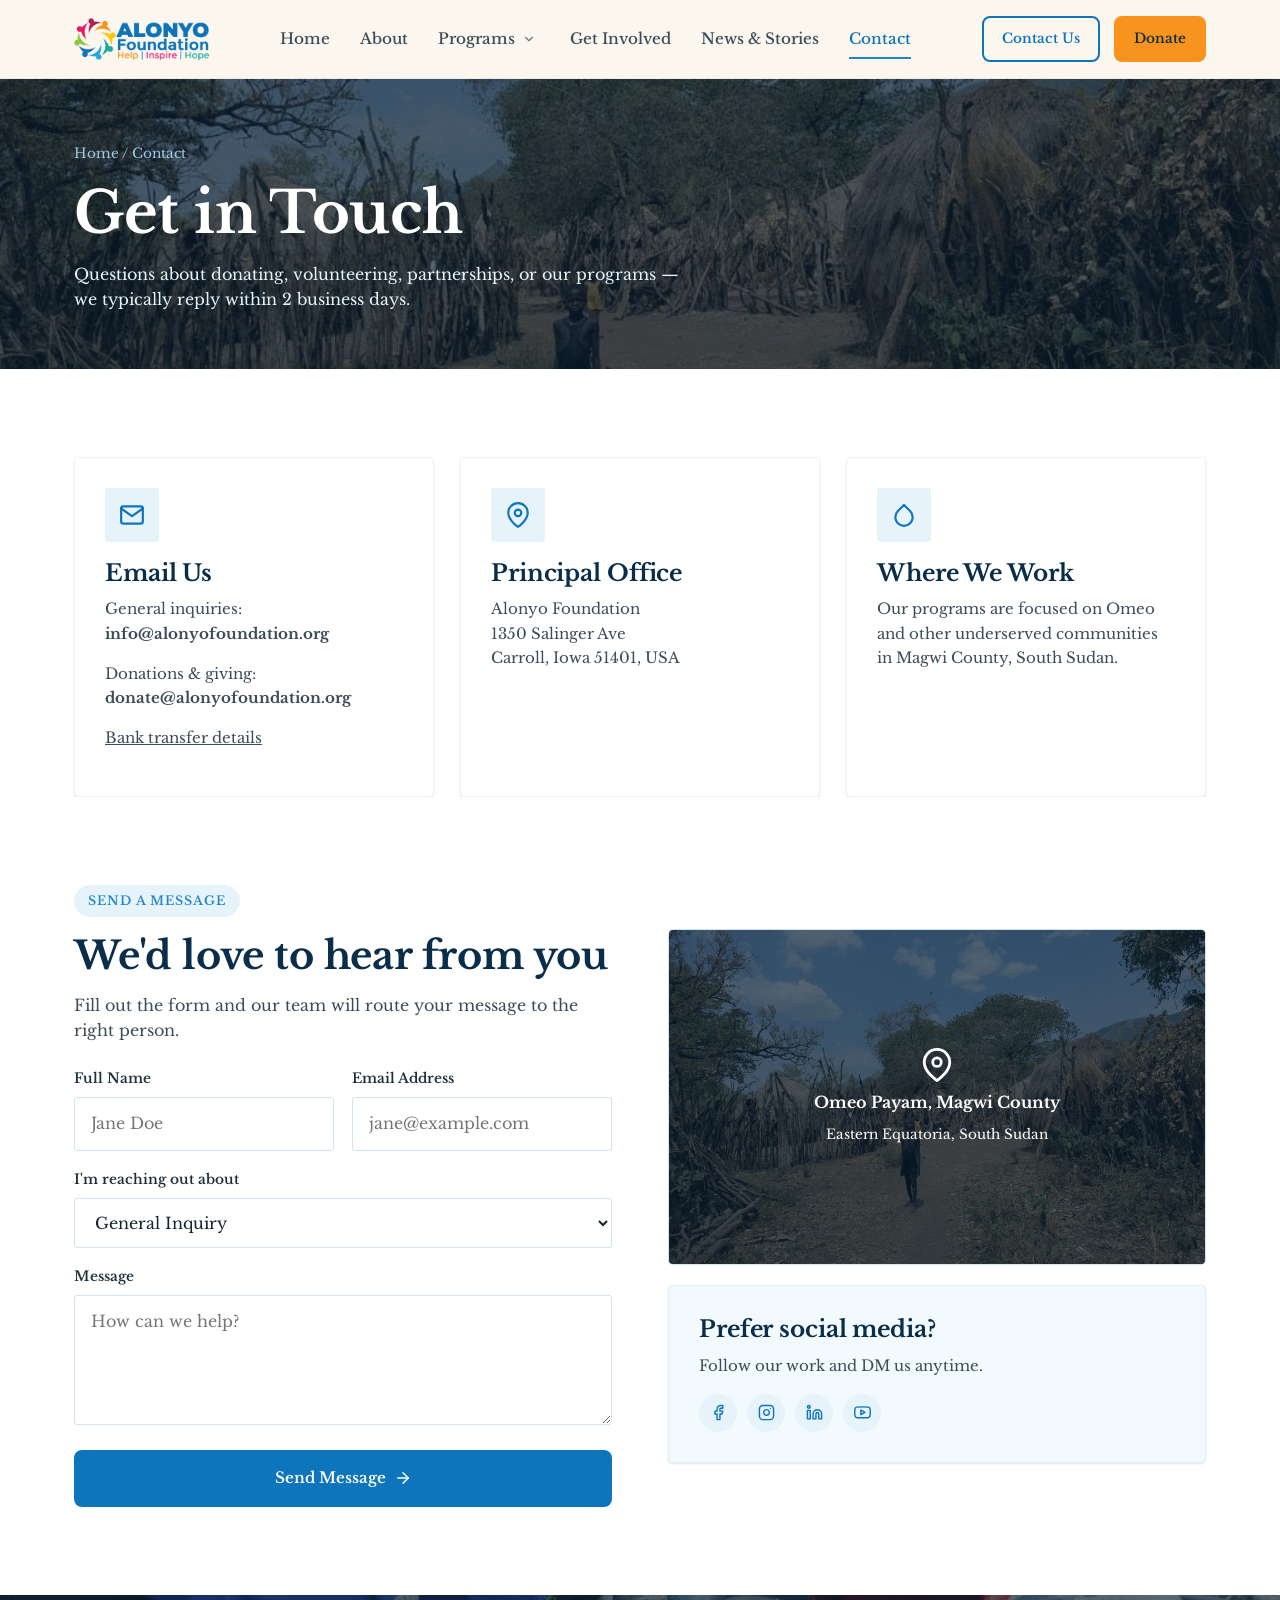
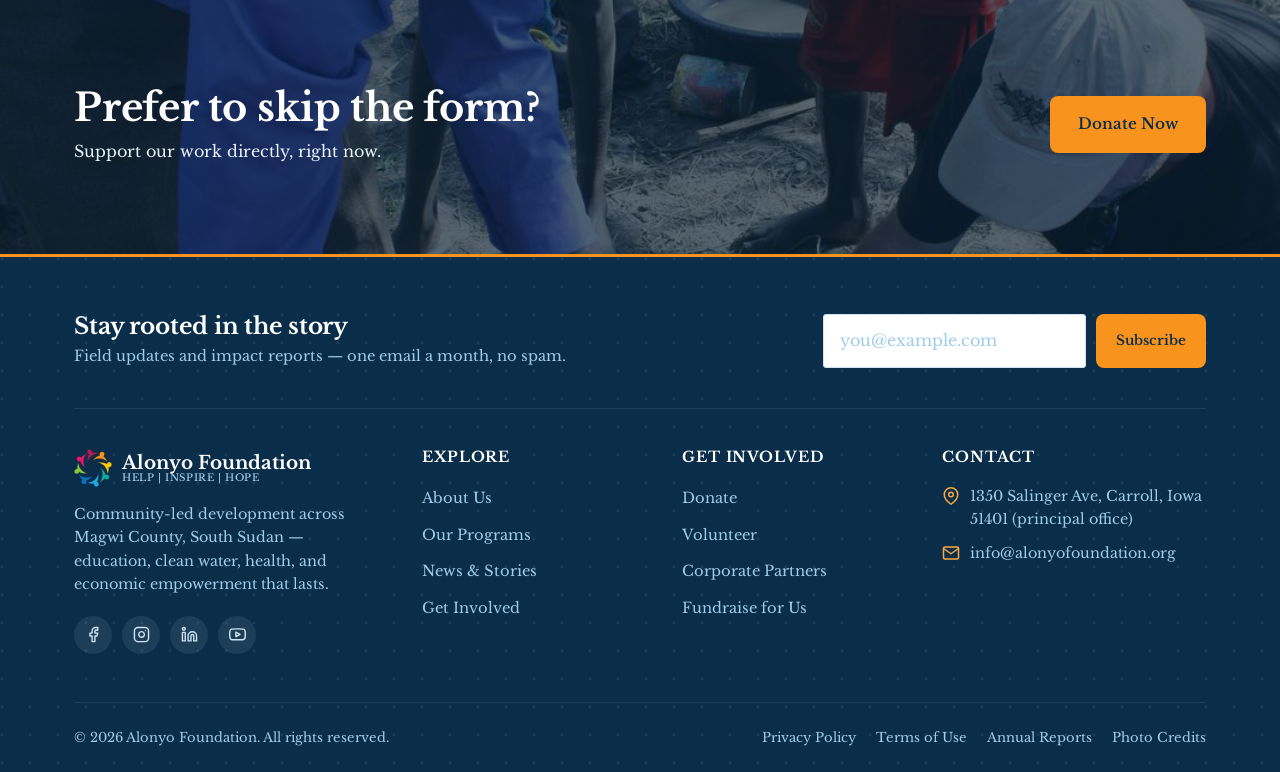
<file: contact.html>
<!DOCTYPE html>
<html lang="en">
<head>
<meta charset="UTF-8">
<meta name="viewport" content="width=device-width, initial-scale=1.0">
<title>Contact Us — Alonyo Foundation</title>
<meta name="description" content="Get in touch with Alonyo Foundation — questions about donating, volunteering, partnerships, or our programs across Magwi County, South Sudan.">
<link rel="icon" type="image/png" href="images/logo/favicon.png">
<link rel="preconnect" href="https://fonts.googleapis.com">
<link rel="preconnect" href="https://fonts.gstatic.com" crossorigin>
<link href="https://fonts.googleapis.com/css2?family=Libre+Baskerville:ital,wght@0,400;0,700;1,400&display=swap" rel="stylesheet">
<link rel="stylesheet" href="css/style.css">
</head>
<body>
<div id="preloader" role="status" aria-live="polite" aria-label="Loading">
  <div class="preloader-inner">
    <span class="preloader-mark"><img src="images/logo/icon.png" alt=""></span>
    <span class="preloader-word">Alonyo Foundation</span>
    <span class="preloader-bar"><span></span></span>
  </div>
</div>
<noscript><style>#preloader{display:none!important;}</style></noscript>

<header class="site-header">
  <div class="nav-wrap">
    <a href="index.html" class="brand">
      <img src="images/logo/logo-wide.png" alt="Alonyo Foundation" class="brand-logo">
    </a>
    <nav class="nav-links">
      <a href="index.html">Home</a>
      <a href="about.html">About</a>
      <div class="nav-item has-mega" data-mega>
        <span class="nav-mega-head">
          <a href="programs.html" class="nav-mega-trigger">Programs</a>
          <button type="button" class="mega-toggle" aria-label="Toggle programs menu" aria-expanded="false">
            <svg viewBox="0 0 24 24" fill="none" stroke="currentColor" stroke-width="2" stroke-linecap="round" stroke-linejoin="round"><polyline points="6 9 12 15 18 9"/></svg>
          </button>
        </span>
        <div class="mega-menu">
          <div class="mega-grid">
            <a href="programs.html#water" class="mega-item">
              <span class="mega-icon"><svg viewBox="0 0 24 24" fill="none" stroke="currentColor" stroke-width="2" stroke-linecap="round" stroke-linejoin="round"><path d="M12 2.69l5.66 5.66a8 8 0 1 1-11.31 0z"/></svg></span>
              <span class="mega-text"><strong>Clean Water &amp; WASH</strong><span>Safe water &amp; sanitation</span></span>
            </a>
            <a href="programs.html#humanitarian" class="mega-item">
              <span class="mega-icon"><svg viewBox="0 0 24 24" fill="none" stroke="currentColor" stroke-width="2" stroke-linecap="round" stroke-linejoin="round"><path d="M12 22s8-4 8-10V5l-8-3-8 3v7c0 6 8 10 8 10z"/></svg></span>
              <span class="mega-text"><strong>Humanitarian Assistance</strong><span>Essential &amp; emergency relief</span></span>
            </a>
            <a href="programs.html#health" class="mega-item">
              <span class="mega-icon"><svg viewBox="0 0 24 24" fill="none" stroke="currentColor" stroke-width="2" stroke-linecap="round" stroke-linejoin="round"><path d="M20.84 4.61a5.5 5.5 0 0 0-7.78 0L12 5.67l-1.06-1.06a5.5 5.5 0 0 0-7.78 7.78l1.06 1.06L12 21.23l7.78-7.78 1.06-1.06a5.5 5.5 0 0 0 0-7.78z"/></svg></span>
              <span class="mega-text"><strong>Health &amp; Well-Being</strong><span>Nutrition &amp; maternal care</span></span>
            </a>
            <a href="programs.html#education" class="mega-item">
              <span class="mega-icon"><svg viewBox="0 0 24 24" fill="none" stroke="currentColor" stroke-width="2" stroke-linecap="round" stroke-linejoin="round"><path d="M2 3h6a4 4 0 0 1 4 4v14a3 3 0 0 0-3-3H2z"/><path d="M22 3h-6a4 4 0 0 0-4 4v14a3 3 0 0 1 3-3h7z"/></svg></span>
              <span class="mega-text"><strong>Education &amp; Opportunity</strong><span>Learning &amp; skills development</span></span>
            </a>
            <a href="programs.html#economic" class="mega-item">
              <span class="mega-icon"><svg viewBox="0 0 24 24" fill="none" stroke="currentColor" stroke-width="2" stroke-linecap="round" stroke-linejoin="round"><polyline points="23 6 13.5 15.5 8.5 10.5 1 18"/><polyline points="17 6 23 6 23 12"/></svg></span>
              <span class="mega-text"><strong>Economic Resilience</strong><span>Livelihoods &amp; food security</span></span>
            </a>
            <a href="programs.html#partnership" class="mega-item">
              <span class="mega-icon"><svg viewBox="0 0 24 24" fill="none" stroke="currentColor" stroke-width="2" stroke-linecap="round" stroke-linejoin="round"><path d="M20 21v-2a4 4 0 0 0-4-4H8a4 4 0 0 0-4 4v2"/><circle cx="12" cy="7" r="4"/></svg></span>
              <span class="mega-text"><strong>Partnerships</strong><span>Resource mobilization</span></span>
            </a>
          </div>
          <div class="mega-side">
            <div class="mega-side-photo" style="background-image:url('images/landscape.jpg');"></div>
            <h4>See the full picture</h4>
            <p>Every program, funded transparently.</p>
            <a href="programs.html" class="btn btn-green btn-sm">View All Programs</a>
          </div>
        </div>
      </div>
      <a href="get-involved.html">Get Involved</a>
      <a href="news.html">News &amp; Stories</a>
      <a href="contact.html">Contact</a>
    </nav>
    <div class="nav-cta">
      <a href="contact.html" class="btn btn-outline btn-sm">Contact Us</a>
      <a href="get-involved.html#donate" class="btn btn-gold btn-sm">Donate</a>
      <button class="nav-toggle" aria-label="Toggle menu" aria-expanded="false">
        <svg viewBox="0 0 24 24" fill="none" stroke="currentColor" stroke-width="2" stroke-linecap="round" stroke-linejoin="round"><line x1="3" y1="12" x2="21" y2="12"/><line x1="3" y1="6" x2="21" y2="6"/><line x1="3" y1="18" x2="21" y2="18"/></svg>
      </button>
    </div>
  </div>
</header>

<main>

  <section class="page-hero photo photo-dark" style="background-image:url('images/landscape.jpg');">
    <div class="container">
      <div class="crumbs"><a href="index.html">Home</a> / Contact</div>
      <h1>Get in Touch</h1>
      <p>Questions about donating, volunteering, partnerships, or our programs — we typically reply within 2 business days.</p>
    </div>
  </section>

  <!-- CONTACT INFO CARDS -->
  <section class="section-pad bg-white" style="padding-bottom:0;">
    <div class="container grid grid-3 stagger">
      <div class="card">
        <div class="icon-tile"><svg viewBox="0 0 24 24" fill="none" stroke="currentColor" stroke-width="2" stroke-linecap="round" stroke-linejoin="round"><path d="M4 4h16c1.1 0 2 .9 2 2v12c0 1.1-.9 2-2 2H4c-1.1 0-2-.9-2-2V6c0-1.1.9-2 2-2z"/><polyline points="22,6 12,13 2,6"/></svg></div>
        <h3>Email Us</h3>
        <p>General inquiries:<br><strong>info@alonyofoundation.org</strong></p>
        <p>Donations &amp; giving:<br><strong>donate@alonyofoundation.org</strong></p>
        <p><a href="get-involved.html#bank-transfer" style="text-decoration:underline;">Bank transfer details</a></p>
      </div>
      <div class="card">
        <div class="icon-tile"><svg viewBox="0 0 24 24" fill="none" stroke="currentColor" stroke-width="2" stroke-linecap="round" stroke-linejoin="round"><path d="M21 10c0 7-9 13-9 13s-9-6-9-13a9 9 0 0 1 18 0z"/><circle cx="12" cy="10" r="3"/></svg></div>
        <h3>Principal Office</h3>
        <p>Alonyo Foundation<br>1350 Salinger Ave<br>Carroll, Iowa 51401, USA</p>
      </div>
      <div class="card">
        <div class="icon-tile"><svg viewBox="0 0 24 24" fill="none" stroke="currentColor" stroke-width="2" stroke-linecap="round" stroke-linejoin="round"><path d="M12 2.69l5.66 5.66a8 8 0 1 1-11.31 0z"/></svg></div>
        <h3>Where We Work</h3>
        <p>Our programs are focused on Omeo and other underserved communities in Magwi County, South Sudan.</p>
      </div>
    </div>
  </section>

  <!-- FORM + MAP -->
  <section class="section-pad bg-white">
    <div class="container two-col">
      <div class="reveal">
        <span class="eyebrow">Send a message</span>
        <h2>We'd love to hear from you</h2>
        <p style="margin:14px 0 24px;">Fill out the form and our team will route your message to the right person.</p>

        <form data-validate>
          <div class="form-row">
            <div class="field">
              <label for="c-name">Full Name</label>
              <input type="text" id="c-name" name="name" required placeholder="Jane Doe">
              <div class="field-error-msg">Please enter your name.</div>
            </div>
            <div class="field">
              <label for="c-email">Email Address</label>
              <input type="email" id="c-email" name="email" required placeholder="jane@example.com">
              <div class="field-error-msg">Please enter a valid email.</div>
            </div>
          </div>
          <div class="field">
            <label for="c-topic">I'm reaching out about</label>
            <select id="c-topic" name="topic">
              <option>General Inquiry</option>
              <option>Donating</option>
              <option>Volunteering</option>
              <option>Corporate Partnership</option>
              <option>Media &amp; Press</option>
              <option>Program Feedback</option>
            </select>
          </div>
          <div class="field">
            <label for="c-message">Message</label>
            <textarea id="c-message" name="message" required placeholder="How can we help?"></textarea>
            <div class="field-error-msg">Please enter a message.</div>
          </div>
          <button type="submit" class="btn btn-green btn-block">
            Send Message
            <svg viewBox="0 0 24 24" fill="none" stroke="currentColor" stroke-width="2" stroke-linecap="round" stroke-linejoin="round"><line x1="5" y1="12" x2="19" y2="12"/><polyline points="12 5 19 12 12 19"/></svg>
          </button>
          <div class="form-success"><svg viewBox="0 0 24 24" fill="none" stroke="currentColor" stroke-width="2" stroke-linecap="round" stroke-linejoin="round" width="18" height="18"><polyline points="20 6 9 17 4 12"/></svg> Message sent! We'll be in touch within 2 business days.</div>
        </form>
      </div>

      <div class="reveal">
        <div class="map-box photo photo-dark" style="background-image:url('images/landscape.jpg');">
          <div class="pin">
            <svg viewBox="0 0 24 24" fill="none" stroke="currentColor" stroke-width="2" stroke-linecap="round" stroke-linejoin="round"><path d="M21 10c0 7-9 13-9 13s-9-6-9-13a9 9 0 0 1 18 0z"/><circle cx="12" cy="10" r="3"/></svg>
            <strong>Omeo Payam, Magwi County</strong>
            <span style="font-size:0.85rem;">Eastern Equatoria, South Sudan</span>
          </div>
        </div>
        <div class="card" style="margin-top:20px; background:var(--green-50);">
          <h3 style="margin-bottom:10px;">Prefer social media?</h3>
          <p style="margin-bottom:16px;">Follow our work and DM us anytime.</p>
          <div class="social-row">
            <a href="#" aria-label="Facebook" style="background:var(--green-100); color:var(--green-700);"><svg viewBox="0 0 24 24" fill="none" stroke="currentColor" stroke-width="2" stroke-linecap="round" stroke-linejoin="round"><path d="M18 2h-3a5 5 0 0 0-5 5v3H7v4h3v8h4v-8h3l1-4h-4V7a1 1 0 0 1 1-1h3z"/></svg></a>
            <a href="#" aria-label="Instagram" style="background:var(--green-100); color:var(--green-700);"><svg viewBox="0 0 24 24" fill="none" stroke="currentColor" stroke-width="2" stroke-linecap="round" stroke-linejoin="round"><rect x="2" y="2" width="20" height="20" rx="5" ry="5"/><path d="M16 11.37A4 4 0 1 1 12.63 8 4 4 0 0 1 16 11.37z"/><line x1="17.5" y1="6.5" x2="17.51" y2="6.5"/></svg></a>
            <a href="#" aria-label="LinkedIn" style="background:var(--green-100); color:var(--green-700);"><svg viewBox="0 0 24 24" fill="none" stroke="currentColor" stroke-width="2" stroke-linecap="round" stroke-linejoin="round"><path d="M16 8a6 6 0 0 1 6 6v7h-4v-7a2 2 0 0 0-2-2 2 2 0 0 0-2 2v7h-4v-7a6 6 0 0 1 6-6z"/><rect x="2" y="9" width="4" height="12"/><circle cx="4" cy="4" r="2"/></svg></a>
            <a href="#" aria-label="YouTube" style="background:var(--green-100); color:var(--green-700);"><svg viewBox="0 0 24 24" fill="none" stroke="currentColor" stroke-width="2" stroke-linecap="round" stroke-linejoin="round"><path d="M22.54 6.42a2.78 2.78 0 0 0-1.94-2C18.88 4 12 4 12 4s-6.88 0-8.6.46a2.78 2.78 0 0 0-1.94 2A29 29 0 0 0 1 11.75a29 29 0 0 0 .46 5.33A2.78 2.78 0 0 0 3.4 19c1.72.46 8.6.46 8.6.46s6.88 0 8.6-.46a2.78 2.78 0 0 0 1.94-2 29 29 0 0 0 .46-5.25 29 29 0 0 0-.46-5.33z"/><polygon points="9.75 15.02 15.5 11.75 9.75 8.48 9.75 15.02"/></svg></a>
          </div>
        </div>
      </div>
    </div>
  </section>

  <!-- CTA -->
  <section class="cta-section reveal-scale photo photo-dark" style="background-image:url('images/water.jpg');">
    <div class="container cta-banner">
      <div>
        <h2>Prefer to skip the form?</h2>
        <p>Support our work directly, right now.</p>
      </div>
      <div class="actions">
        <a href="get-involved.html#donate" class="btn btn-gold">Donate Now</a>
      </div>
    </div>
  </section>

</main>

<footer class="site-footer">
  <div class="container">
    <div class="footer-newsletter reveal">
      <div>
        <h3>Stay rooted in the story</h3>
        <p>Field updates and impact reports — one email a month, no spam.</p>
      </div>
      <div>
        <form data-validate class="footer-newsletter-form">
          <div class="field">
            <input type="email" name="footer-newsletter-email" required placeholder="you@example.com">
            <div class="field-error-msg">Please enter a valid email.</div>
          </div>
          <button type="submit" class="btn btn-gold btn-sm">Subscribe</button>
        </form>
        <div class="form-success"><svg viewBox="0 0 24 24" fill="none" stroke="currentColor" stroke-width="2" stroke-linecap="round" stroke-linejoin="round" width="16" height="16"><polyline points="20 6 9 17 4 12"/></svg> Subscribed! Thanks for following our work.</div>
      </div>
    </div>
    <div class="footer-grid stagger">
      <div class="footer-brand">
        <a href="index.html" class="brand">
          <img src="images/logo/icon.png" alt="" class="brand-mark-icon">
          <span class="brand-name">Alonyo Foundation<span>Help | Inspire | Hope</span></span>
        </a>
        <p>Community-led development across Magwi County, South Sudan — education, clean water, health, and economic empowerment that lasts.</p>
        <div class="social-row">
          <a href="#" aria-label="Facebook"><svg viewBox="0 0 24 24" fill="none" stroke="currentColor" stroke-width="2" stroke-linecap="round" stroke-linejoin="round"><path d="M18 2h-3a5 5 0 0 0-5 5v3H7v4h3v8h4v-8h3l1-4h-4V7a1 1 0 0 1 1-1h3z"/></svg></a>
          <a href="#" aria-label="Instagram"><svg viewBox="0 0 24 24" fill="none" stroke="currentColor" stroke-width="2" stroke-linecap="round" stroke-linejoin="round"><rect x="2" y="2" width="20" height="20" rx="5" ry="5"/><path d="M16 11.37A4 4 0 1 1 12.63 8 4 4 0 0 1 16 11.37z"/><line x1="17.5" y1="6.5" x2="17.51" y2="6.5"/></svg></a>
          <a href="#" aria-label="LinkedIn"><svg viewBox="0 0 24 24" fill="none" stroke="currentColor" stroke-width="2" stroke-linecap="round" stroke-linejoin="round"><path d="M16 8a6 6 0 0 1 6 6v7h-4v-7a2 2 0 0 0-2-2 2 2 0 0 0-2 2v7h-4v-7a6 6 0 0 1 6-6z"/><rect x="2" y="9" width="4" height="12"/><circle cx="4" cy="4" r="2"/></svg></a>
          <a href="#" aria-label="YouTube"><svg viewBox="0 0 24 24" fill="none" stroke="currentColor" stroke-width="2" stroke-linecap="round" stroke-linejoin="round"><path d="M22.54 6.42a2.78 2.78 0 0 0-1.94-2C18.88 4 12 4 12 4s-6.88 0-8.6.46a2.78 2.78 0 0 0-1.94 2A29 29 0 0 0 1 11.75a29 29 0 0 0 .46 5.33A2.78 2.78 0 0 0 3.4 19c1.72.46 8.6.46 8.6.46s6.88 0 8.6-.46a2.78 2.78 0 0 0 1.94-2 29 29 0 0 0 .46-5.25 29 29 0 0 0-.46-5.33z"/><polygon points="9.75 15.02 15.5 11.75 9.75 8.48 9.75 15.02"/></svg></a>
        </div>
      </div>
      <div class="footer-col">
        <h4>Explore</h4>
        <ul>
          <li><a href="about.html">About Us</a></li>
          <li><a href="programs.html">Our Programs</a></li>
          <li><a href="news.html">News &amp; Stories</a></li>
          <li><a href="get-involved.html">Get Involved</a></li>
        </ul>
      </div>
      <div class="footer-col">
        <h4>Get Involved</h4>
        <ul>
          <li><a href="get-involved.html#donate">Donate</a></li>
          <li><a href="get-involved.html#volunteer">Volunteer</a></li>
          <li><a href="get-involved.html#partner">Corporate Partners</a></li>
          <li><a href="get-involved.html#fundraise">Fundraise for Us</a></li>
        </ul>
      </div>
      <div class="footer-col">
        <h4>Contact</h4>
        <ul class="footer-contact">
          <li><svg viewBox="0 0 24 24" fill="none" stroke="currentColor" stroke-width="2" stroke-linecap="round" stroke-linejoin="round"><path d="M21 10c0 7-9 13-9 13s-9-6-9-13a9 9 0 0 1 18 0z"/><circle cx="12" cy="10" r="3"/></svg> 1350 Salinger Ave, Carroll, Iowa 51401 (principal office)</li>
          <li><svg viewBox="0 0 24 24" fill="none" stroke="currentColor" stroke-width="2" stroke-linecap="round" stroke-linejoin="round"><path d="M4 4h16c1.1 0 2 .9 2 2v12c0 1.1-.9 2-2 2H4c-1.1 0-2-.9-2-2V6c0-1.1.9-2 2-2z"/><polyline points="22,6 12,13 2,6"/></svg> info@alonyofoundation.org</li>
          </ul>
      </div>
    </div>
    <div class="footer-bottom">
      <div>© <span data-year>2026</span> Alonyo Foundation. All rights reserved.</div>
      <div class="footer-bottom-links">
        <a href="#">Privacy Policy</a>
        <a href="#">Terms of Use</a>
        <a href="#">Annual Reports</a>
        <a href="photo-credits.html">Photo Credits</a>
      </div>
    </div>
  </div>
</footer>

<button class="back-top" aria-label="Back to top">
  <svg viewBox="0 0 24 24" fill="none" stroke="currentColor" stroke-width="2" stroke-linecap="round" stroke-linejoin="round"><line x1="12" y1="19" x2="12" y2="5"/><polyline points="5 12 12 5 19 12"/></svg>
</button>

<script src="js/main.js"></script>
</body>
</html>
</file>
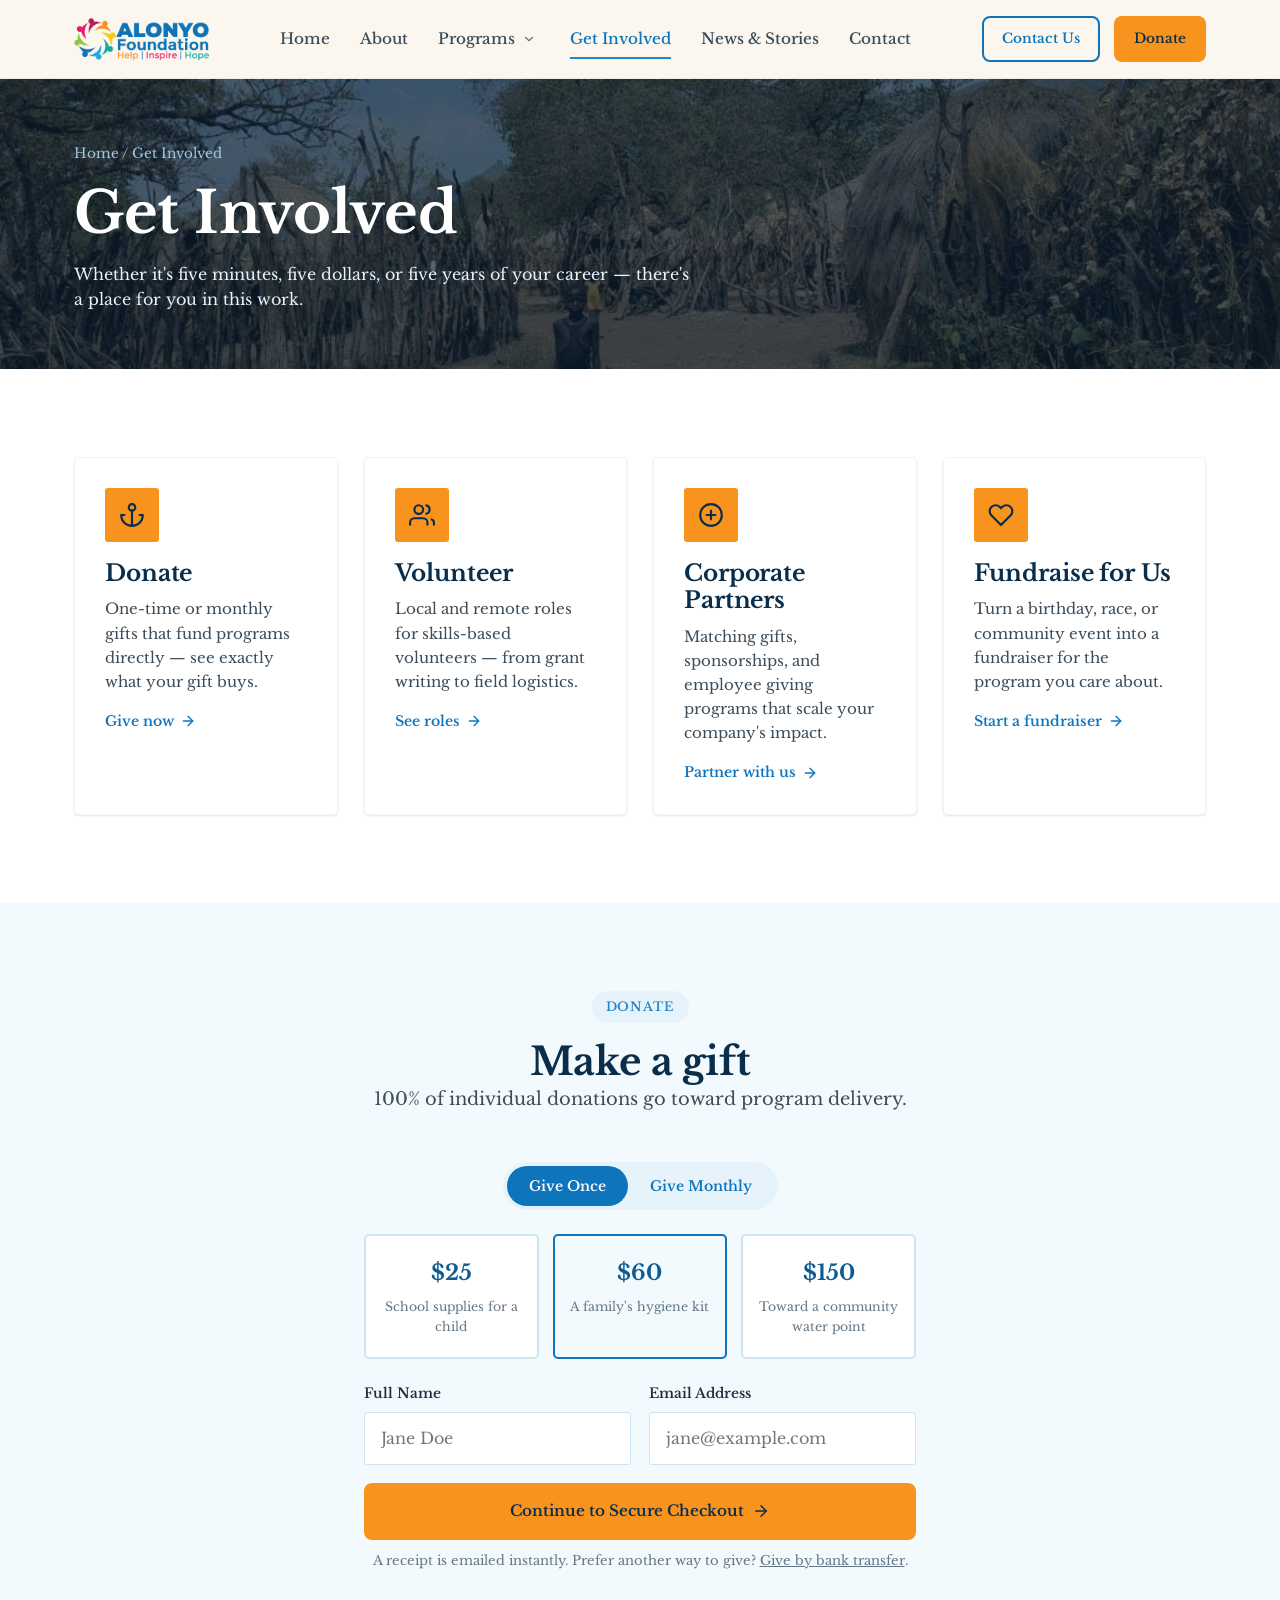
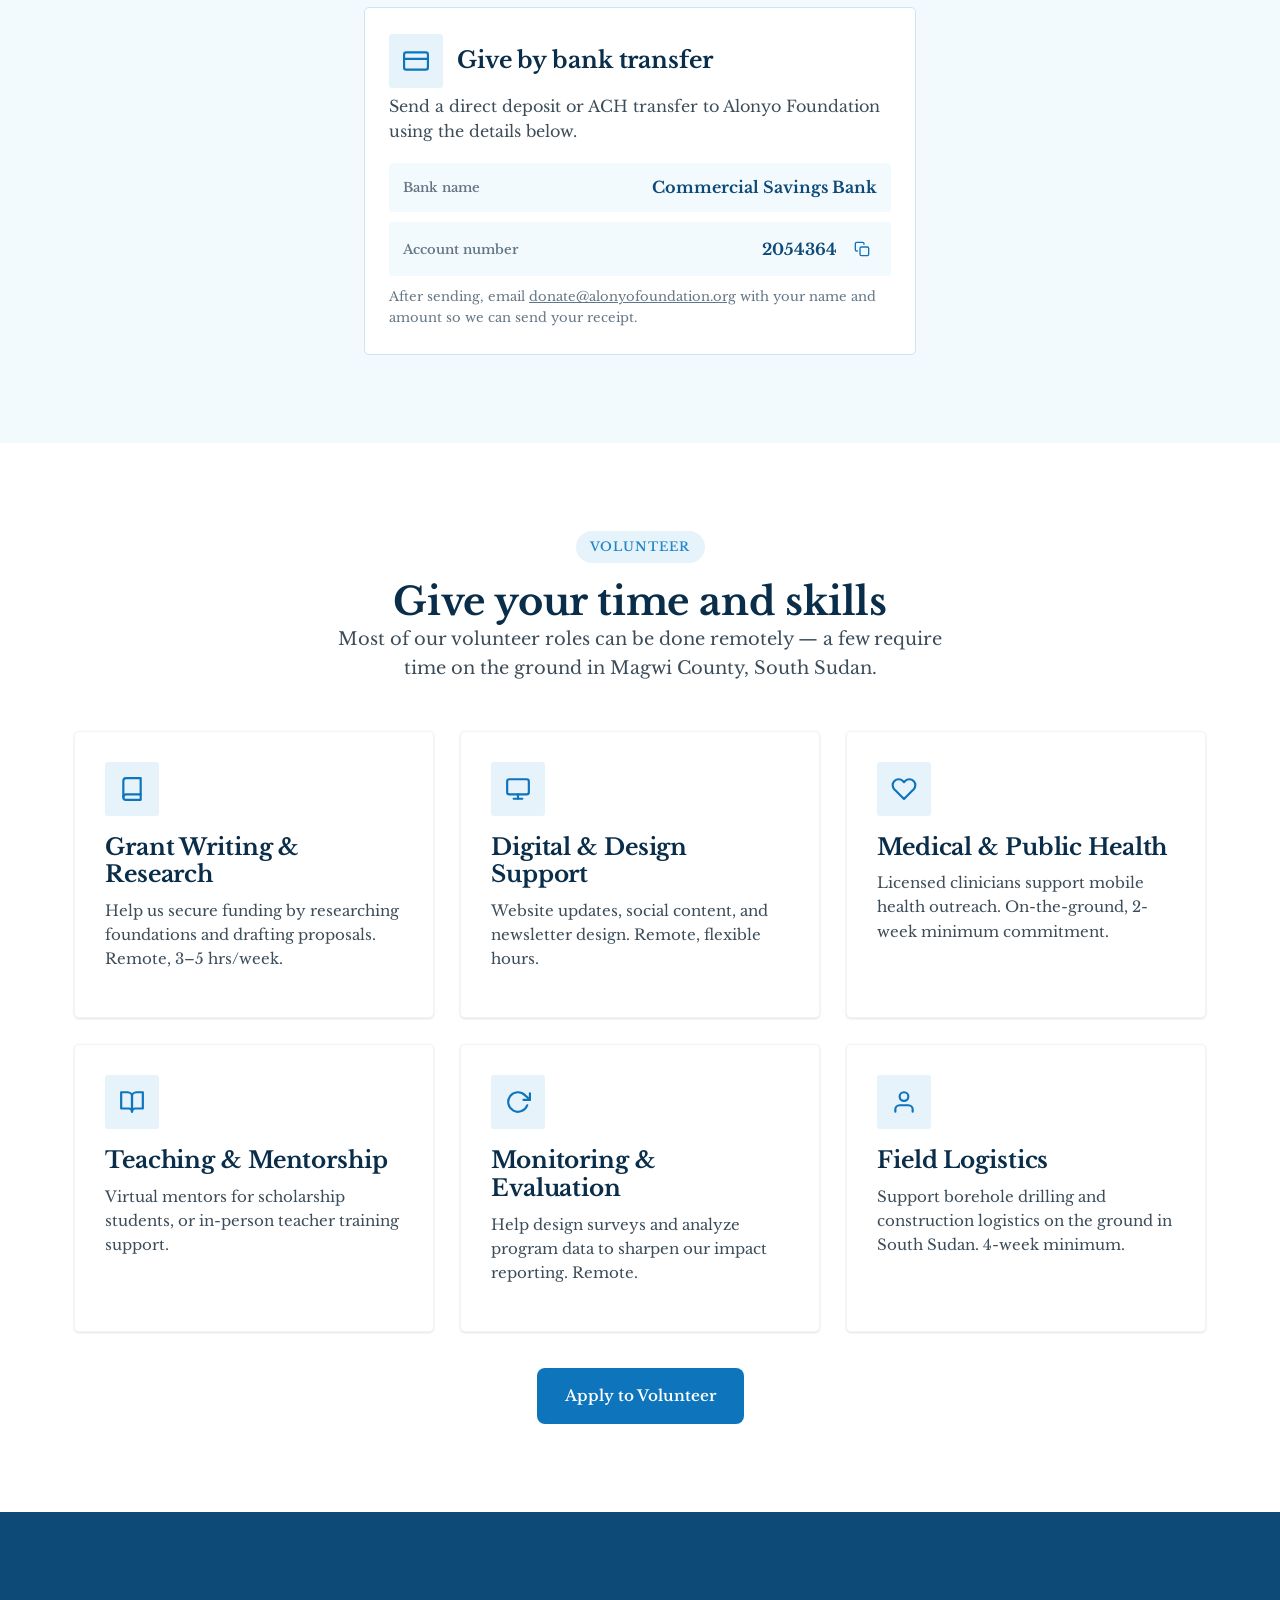
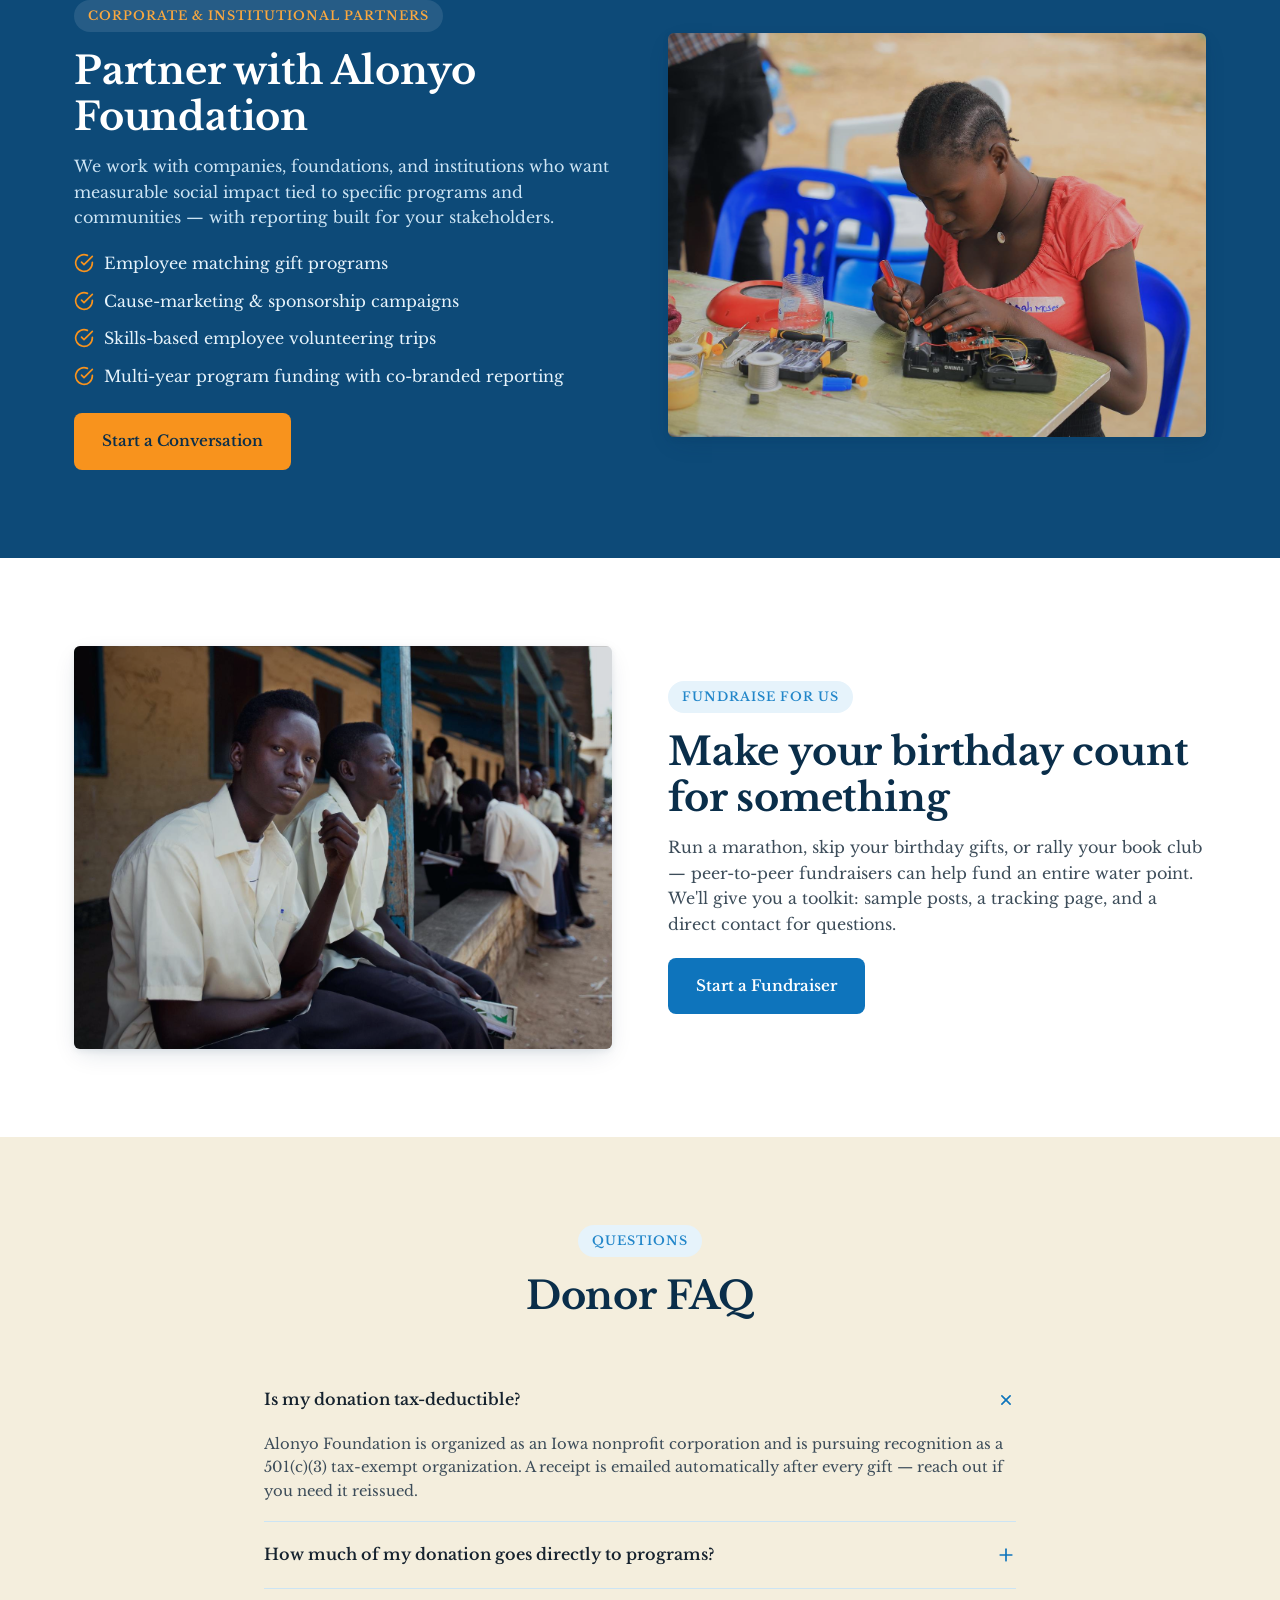
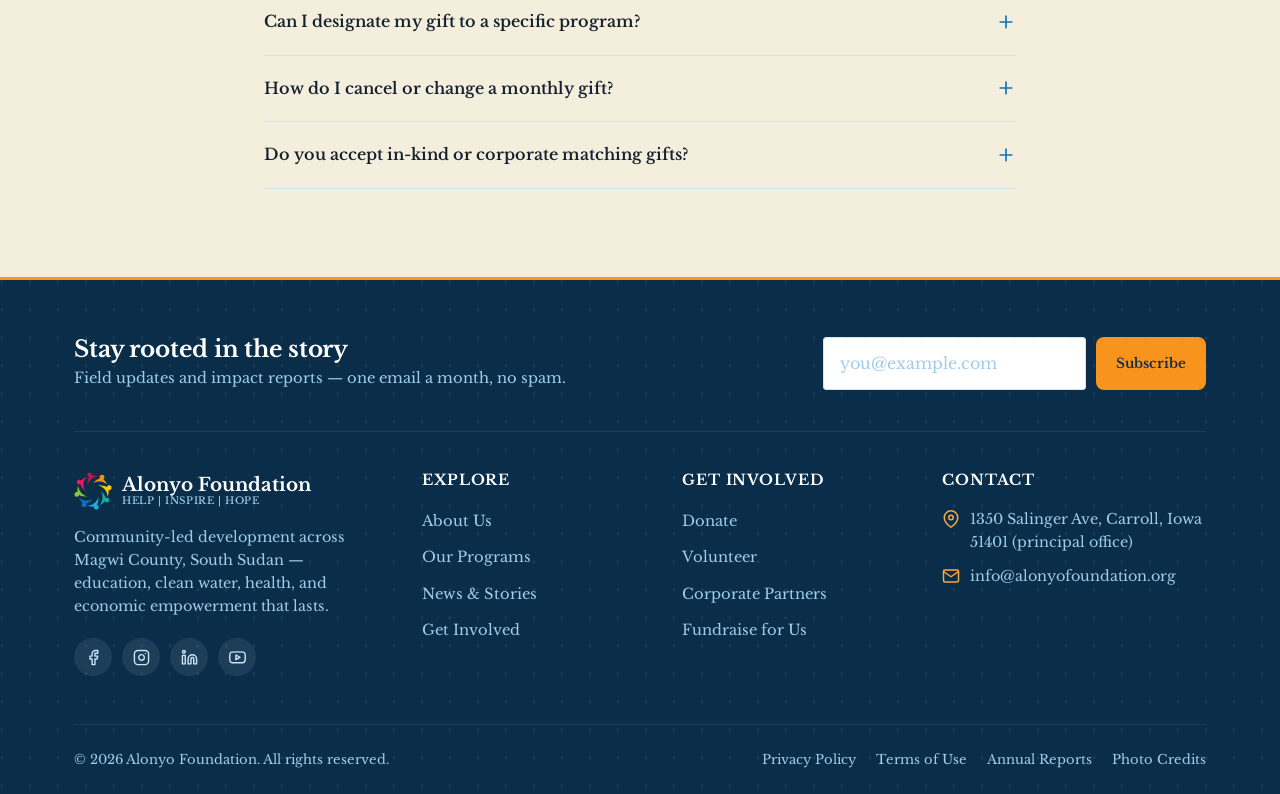
<file: get-involved.html>
<!DOCTYPE html>
<html lang="en">
<head>
<meta charset="UTF-8">
<meta name="viewport" content="width=device-width, initial-scale=1.0">
<title>Get Involved — Alonyo Foundation</title>
<meta name="description" content="Donate, volunteer, partner, or fundraise for Alonyo Foundation and help fund education, clean water, health, and economic empowerment programs in Magwi County, South Sudan.">
<link rel="icon" type="image/png" href="images/logo/favicon.png">
<link rel="preconnect" href="https://fonts.googleapis.com">
<link rel="preconnect" href="https://fonts.gstatic.com" crossorigin>
<link href="https://fonts.googleapis.com/css2?family=Libre+Baskerville:ital,wght@0,400;0,700;1,400&display=swap" rel="stylesheet">
<link rel="stylesheet" href="css/style.css">
</head>
<body>
<div id="preloader" role="status" aria-live="polite" aria-label="Loading">
  <div class="preloader-inner">
    <span class="preloader-mark"><img src="images/logo/icon.png" alt=""></span>
    <span class="preloader-word">Alonyo Foundation</span>
    <span class="preloader-bar"><span></span></span>
  </div>
</div>
<noscript><style>#preloader{display:none!important;}</style></noscript>

<header class="site-header">
  <div class="nav-wrap">
    <a href="index.html" class="brand">
      <img src="images/logo/logo-wide.png" alt="Alonyo Foundation" class="brand-logo">
    </a>
    <nav class="nav-links">
      <a href="index.html">Home</a>
      <a href="about.html">About</a>
      <div class="nav-item has-mega" data-mega>
        <span class="nav-mega-head">
          <a href="programs.html" class="nav-mega-trigger">Programs</a>
          <button type="button" class="mega-toggle" aria-label="Toggle programs menu" aria-expanded="false">
            <svg viewBox="0 0 24 24" fill="none" stroke="currentColor" stroke-width="2" stroke-linecap="round" stroke-linejoin="round"><polyline points="6 9 12 15 18 9"/></svg>
          </button>
        </span>
        <div class="mega-menu">
          <div class="mega-grid">
            <a href="programs.html#water" class="mega-item">
              <span class="mega-icon"><svg viewBox="0 0 24 24" fill="none" stroke="currentColor" stroke-width="2" stroke-linecap="round" stroke-linejoin="round"><path d="M12 2.69l5.66 5.66a8 8 0 1 1-11.31 0z"/></svg></span>
              <span class="mega-text"><strong>Clean Water &amp; WASH</strong><span>Safe water &amp; sanitation</span></span>
            </a>
            <a href="programs.html#humanitarian" class="mega-item">
              <span class="mega-icon"><svg viewBox="0 0 24 24" fill="none" stroke="currentColor" stroke-width="2" stroke-linecap="round" stroke-linejoin="round"><path d="M12 22s8-4 8-10V5l-8-3-8 3v7c0 6 8 10 8 10z"/></svg></span>
              <span class="mega-text"><strong>Humanitarian Assistance</strong><span>Essential &amp; emergency relief</span></span>
            </a>
            <a href="programs.html#health" class="mega-item">
              <span class="mega-icon"><svg viewBox="0 0 24 24" fill="none" stroke="currentColor" stroke-width="2" stroke-linecap="round" stroke-linejoin="round"><path d="M20.84 4.61a5.5 5.5 0 0 0-7.78 0L12 5.67l-1.06-1.06a5.5 5.5 0 0 0-7.78 7.78l1.06 1.06L12 21.23l7.78-7.78 1.06-1.06a5.5 5.5 0 0 0 0-7.78z"/></svg></span>
              <span class="mega-text"><strong>Health &amp; Well-Being</strong><span>Nutrition &amp; maternal care</span></span>
            </a>
            <a href="programs.html#education" class="mega-item">
              <span class="mega-icon"><svg viewBox="0 0 24 24" fill="none" stroke="currentColor" stroke-width="2" stroke-linecap="round" stroke-linejoin="round"><path d="M2 3h6a4 4 0 0 1 4 4v14a3 3 0 0 0-3-3H2z"/><path d="M22 3h-6a4 4 0 0 0-4 4v14a3 3 0 0 1 3-3h7z"/></svg></span>
              <span class="mega-text"><strong>Education &amp; Opportunity</strong><span>Learning &amp; skills development</span></span>
            </a>
            <a href="programs.html#economic" class="mega-item">
              <span class="mega-icon"><svg viewBox="0 0 24 24" fill="none" stroke="currentColor" stroke-width="2" stroke-linecap="round" stroke-linejoin="round"><polyline points="23 6 13.5 15.5 8.5 10.5 1 18"/><polyline points="17 6 23 6 23 12"/></svg></span>
              <span class="mega-text"><strong>Economic Resilience</strong><span>Livelihoods &amp; food security</span></span>
            </a>
            <a href="programs.html#partnership" class="mega-item">
              <span class="mega-icon"><svg viewBox="0 0 24 24" fill="none" stroke="currentColor" stroke-width="2" stroke-linecap="round" stroke-linejoin="round"><path d="M20 21v-2a4 4 0 0 0-4-4H8a4 4 0 0 0-4 4v2"/><circle cx="12" cy="7" r="4"/></svg></span>
              <span class="mega-text"><strong>Partnerships</strong><span>Resource mobilization</span></span>
            </a>
          </div>
          <div class="mega-side">
            <div class="mega-side-photo" style="background-image:url('images/landscape.jpg');"></div>
            <h4>See the full picture</h4>
            <p>Every program, funded transparently.</p>
            <a href="programs.html" class="btn btn-green btn-sm">View All Programs</a>
          </div>
        </div>
      </div>
      <a href="get-involved.html">Get Involved</a>
      <a href="news.html">News &amp; Stories</a>
      <a href="contact.html">Contact</a>
    </nav>
    <div class="nav-cta">
      <a href="contact.html" class="btn btn-outline btn-sm">Contact Us</a>
      <a href="get-involved.html#donate" class="btn btn-gold btn-sm">Donate</a>
      <button class="nav-toggle" aria-label="Toggle menu" aria-expanded="false">
        <svg viewBox="0 0 24 24" fill="none" stroke="currentColor" stroke-width="2" stroke-linecap="round" stroke-linejoin="round"><line x1="3" y1="12" x2="21" y2="12"/><line x1="3" y1="6" x2="21" y2="6"/><line x1="3" y1="18" x2="21" y2="18"/></svg>
      </button>
    </div>
  </div>
</header>

<main>

  <section class="page-hero photo photo-dark" style="background-image:url('images/landscape.jpg');">
    <div class="container">
      <div class="crumbs"><a href="index.html">Home</a> / Get Involved</div>
      <h1>Get Involved</h1>
      <p>Whether it's five minutes, five dollars, or five years of your career — there's a place for you in this work.</p>
    </div>
  </section>

  <!-- WAYS TO HELP -->
  <section class="section-pad bg-white">
    <div class="container">
      <div class="grid grid-4 stagger">
        <div class="card way-card">
          <div class="icon-tile"><svg viewBox="0 0 24 24" fill="none" stroke="currentColor" stroke-width="2" stroke-linecap="round" stroke-linejoin="round"><circle cx="12" cy="5" r="3"/><line x1="12" y1="22" x2="12" y2="8"/><path d="M5 12H2a10 10 0 0 0 20 0h-3"/></svg></div>
          <h3>Donate</h3>
          <p>One-time or monthly gifts that fund programs directly — see exactly what your gift buys.</p>
          <a href="#donate" class="card-link">Give now <svg viewBox="0 0 24 24" fill="none" stroke="currentColor" stroke-width="2" stroke-linecap="round" stroke-linejoin="round"><line x1="5" y1="12" x2="19" y2="12"/><polyline points="12 5 19 12 12 19"/></svg></a>
        </div>
        <div class="card way-card">
          <div class="icon-tile"><svg viewBox="0 0 24 24" fill="none" stroke="currentColor" stroke-width="2" stroke-linecap="round" stroke-linejoin="round"><path d="M17 21v-2a4 4 0 0 0-4-4H5a4 4 0 0 0-4 4v2"/><circle cx="9" cy="7" r="4"/><path d="M23 21v-2a3 3 0 0 0-2-2.87"/><path d="M16 3.13a4 4 0 0 1 0 7.75"/></svg></div>
          <h3>Volunteer</h3>
          <p>Local and remote roles for skills-based volunteers — from grant writing to field logistics.</p>
          <a href="#volunteer" class="card-link">See roles <svg viewBox="0 0 24 24" fill="none" stroke="currentColor" stroke-width="2" stroke-linecap="round" stroke-linejoin="round"><line x1="5" y1="12" x2="19" y2="12"/><polyline points="12 5 19 12 12 19"/></svg></a>
        </div>
        <div class="card way-card">
          <div class="icon-tile"><svg viewBox="0 0 24 24" fill="none" stroke="currentColor" stroke-width="2" stroke-linecap="round" stroke-linejoin="round"><circle cx="12" cy="12" r="10"/><line x1="12" y1="8" x2="12" y2="16"/><line x1="8" y1="12" x2="16" y2="12"/></svg></div>
          <h3>Corporate Partners</h3>
          <p>Matching gifts, sponsorships, and employee giving programs that scale your company's impact.</p>
          <a href="#partner" class="card-link">Partner with us <svg viewBox="0 0 24 24" fill="none" stroke="currentColor" stroke-width="2" stroke-linecap="round" stroke-linejoin="round"><line x1="5" y1="12" x2="19" y2="12"/><polyline points="12 5 19 12 12 19"/></svg></a>
        </div>
        <div class="card way-card">
          <div class="icon-tile"><svg viewBox="0 0 24 24" fill="none" stroke="currentColor" stroke-width="2" stroke-linecap="round" stroke-linejoin="round"><path d="M20.84 4.61a5.5 5.5 0 0 0-7.78 0L12 5.67l-1.06-1.06a5.5 5.5 0 0 0-7.78 7.78l1.06 1.06L12 21.23l7.78-7.78 1.06-1.06a5.5 5.5 0 0 0 0-7.78z"/></svg></div>
          <h3>Fundraise for Us</h3>
          <p>Turn a birthday, race, or community event into a fundraiser for the program you care about.</p>
          <a href="#fundraise" class="card-link">Start a fundraiser <svg viewBox="0 0 24 24" fill="none" stroke="currentColor" stroke-width="2" stroke-linecap="round" stroke-linejoin="round"><line x1="5" y1="12" x2="19" y2="12"/><polyline points="12 5 19 12 12 19"/></svg></a>
        </div>
      </div>
    </div>
  </section>

  <!-- DONATE -->
  <section id="donate" class="section-pad bg-green-50">
    <div class="container" style="max-width:600px;">
      <div class="section-head center reveal">
        <span class="eyebrow">Donate</span>
        <h2>Make a gift</h2>
        <p class="lede" style="margin-inline:auto;">100% of individual donations go toward program delivery.</p>
      </div>

      <form data-validate class="reveal">
        <div style="text-align:center;">
          <div class="freq-toggle">
            <input type="radio" name="freq" id="freq-once" value="once" checked>
            <label for="freq-once">Give Once</label>
            <input type="radio" name="freq" id="freq-monthly" value="monthly">
            <label for="freq-monthly">Give Monthly</label>
          </div>
        </div>

        <div class="tier-grid tier-grid-3">
          <div class="tier">
            <input type="radio" name="amount" id="amt-25" value="25">
            <label for="amt-25"><span class="amt">$25</span><span class="impact">School supplies for a child</span></label>
          </div>
          <div class="tier">
            <input type="radio" name="amount" id="amt-60" value="60" checked>
            <label for="amt-60"><span class="amt">$60</span><span class="impact">A family's hygiene kit</span></label>
          </div>
          <div class="tier">
            <input type="radio" name="amount" id="amt-150" value="150">
            <label for="amt-150"><span class="amt">$150</span><span class="impact">Toward a community water point</span></label>
          </div>
        </div>

        <div class="form-row">
          <div class="field">
            <label for="d-name">Full Name</label>
            <input type="text" id="d-name" name="name" required placeholder="Jane Doe">
            <div class="field-error-msg">Please enter your name.</div>
          </div>
          <div class="field">
            <label for="d-email">Email Address</label>
            <input type="email" id="d-email" name="email" required placeholder="jane@example.com">
            <div class="field-error-msg">Please enter a valid email.</div>
          </div>
        </div>

        <button type="submit" class="btn btn-gold btn-block">
          Continue to Secure Checkout
          <svg viewBox="0 0 24 24" fill="none" stroke="currentColor" stroke-width="2" stroke-linecap="round" stroke-linejoin="round"><line x1="5" y1="12" x2="19" y2="12"/><polyline points="12 5 19 12 12 19"/></svg>
        </button>
        <p class="form-note" style="text-align:center;">A receipt is emailed instantly. Prefer another way to give? <a href="#bank-transfer" style="text-decoration:underline;">Give by bank transfer</a>.</p>
        <div class="form-success" style="justify-content:center;"><svg viewBox="0 0 24 24" fill="none" stroke="currentColor" stroke-width="2" stroke-linecap="round" stroke-linejoin="round" width="18" height="18"><polyline points="20 6 9 17 4 12"/></svg> Thank you! (Demo form — connect a payment processor to go live.)</div>
      </form>

      <div id="bank-transfer" class="bank-box reveal">
        <div class="bank-box-head">
          <div class="icon-tile"><svg viewBox="0 0 24 24" fill="none" stroke="currentColor" stroke-width="2" stroke-linecap="round" stroke-linejoin="round"><rect x="1" y="4" width="22" height="16" rx="2" ry="2"/><line x1="1" y1="10" x2="23" y2="10"/></svg></div>
          <h3>Give by bank transfer</h3>
        </div>
        <p>Send a direct deposit or ACH transfer to Alonyo Foundation using the details below.</p>
        <dl class="bank-details">
          <div class="bank-row">
            <dt>Bank name</dt>
            <dd>Commercial Savings Bank</dd>
          </div>
          <div class="bank-row">
            <dt>Account number</dt>
            <dd><span>2054364</span><button type="button" class="copy-btn" data-copy="2054364" aria-label="Copy account number"><svg class="icon-copy" viewBox="0 0 24 24" fill="none" stroke="currentColor" stroke-width="2" stroke-linecap="round" stroke-linejoin="round"><rect x="9" y="9" width="13" height="13" rx="2" ry="2"/><path d="M5 15H4a2 2 0 0 1-2-2V4a2 2 0 0 1 2-2h9a2 2 0 0 1 2 2v1"/></svg><svg class="icon-done" viewBox="0 0 24 24" fill="none" stroke="currentColor" stroke-width="2" stroke-linecap="round" stroke-linejoin="round"><polyline points="20 6 9 17 4 12"/></svg></button></dd>
          </div>
        </dl>
        <p class="form-note">After sending, email <a href="mailto:donate@alonyofoundation.org" style="text-decoration:underline;">donate@alonyofoundation.org</a> with your name and amount so we can send your receipt.</p>
      </div>
    </div>
  </section>

  <!-- VOLUNTEER -->
  <section id="volunteer" class="section-pad bg-white">
    <div class="container">
      <div class="section-head center">
        <span class="eyebrow">Volunteer</span>
        <h2>Give your time and skills</h2>
        <p class="lede" style="margin-inline:auto;">Most of our volunteer roles can be done remotely — a few require time on the ground in Magwi County, South Sudan.</p>
      </div>
      <div class="grid grid-3 stagger">
        <div class="card">
          <div class="icon-tile"><svg viewBox="0 0 24 24" fill="none" stroke="currentColor" stroke-width="2" stroke-linecap="round" stroke-linejoin="round"><path d="M4 19.5A2.5 2.5 0 0 1 6.5 17H20"/><path d="M6.5 2H20v20H6.5A2.5 2.5 0 0 1 4 19.5v-15A2.5 2.5 0 0 1 6.5 2z"/></svg></div>
          <h3>Grant Writing &amp; Research</h3>
          <p>Help us secure funding by researching foundations and drafting proposals. Remote, 3–5 hrs/week.</p>
        </div>
        <div class="card">
          <div class="icon-tile"><svg viewBox="0 0 24 24" fill="none" stroke="currentColor" stroke-width="2" stroke-linecap="round" stroke-linejoin="round"><rect x="2" y="3" width="20" height="14" rx="2" ry="2"/><line x1="8" y1="21" x2="16" y2="21"/><line x1="12" y1="17" x2="12" y2="21"/></svg></div>
          <h3>Digital &amp; Design Support</h3>
          <p>Website updates, social content, and newsletter design. Remote, flexible hours.</p>
        </div>
        <div class="card">
          <div class="icon-tile"><svg viewBox="0 0 24 24" fill="none" stroke="currentColor" stroke-width="2" stroke-linecap="round" stroke-linejoin="round"><path d="M20.84 4.61a5.5 5.5 0 0 0-7.78 0L12 5.67l-1.06-1.06a5.5 5.5 0 0 0-7.78 7.78l1.06 1.06L12 21.23l7.78-7.78 1.06-1.06a5.5 5.5 0 0 0 0-7.78z"/></svg></div>
          <h3>Medical &amp; Public Health</h3>
          <p>Licensed clinicians support mobile health outreach. On-the-ground, 2-week minimum commitment.</p>
        </div>
        <div class="card">
          <div class="icon-tile"><svg viewBox="0 0 24 24" fill="none" stroke="currentColor" stroke-width="2" stroke-linecap="round" stroke-linejoin="round"><path d="M2 3h6a4 4 0 0 1 4 4v14a3 3 0 0 0-3-3H2z"/><path d="M22 3h-6a4 4 0 0 0-4 4v14a3 3 0 0 1 3-3h7z"/></svg></div>
          <h3>Teaching &amp; Mentorship</h3>
          <p>Virtual mentors for scholarship students, or in-person teacher training support.</p>
        </div>
        <div class="card">
          <div class="icon-tile"><svg viewBox="0 0 24 24" fill="none" stroke="currentColor" stroke-width="2" stroke-linecap="round" stroke-linejoin="round"><polyline points="23 4 23 10 17 10"/><path d="M20.49 15a9 9 0 1 1-2.12-9.36L23 10"/></svg></div>
          <h3>Monitoring &amp; Evaluation</h3>
          <p>Help design surveys and analyze program data to sharpen our impact reporting. Remote.</p>
        </div>
        <div class="card">
          <div class="icon-tile"><svg viewBox="0 0 24 24" fill="none" stroke="currentColor" stroke-width="2" stroke-linecap="round" stroke-linejoin="round"><path d="M20 21v-2a4 4 0 0 0-4-4H8a4 4 0 0 0-4 4v2"/><circle cx="12" cy="7" r="4"/></svg></div>
          <h3>Field Logistics</h3>
          <p>Support borehole drilling and construction logistics on the ground in South Sudan. 4-week minimum.</p>
        </div>
      </div>
      <div style="text-align:center; margin-top:36px;">
        <a href="contact.html" class="btn btn-green">Apply to Volunteer</a>
      </div>
    </div>
  </section>

  <!-- PARTNER -->
  <section id="partner" class="section-pad bg-green-900">
    <div class="container two-col">
      <div class="reveal">
        <span class="eyebrow">Corporate &amp; institutional partners</span>
        <h2>Partner with Alonyo Foundation</h2>
        <p style="margin:14px 0 20px;">We work with companies, foundations, and institutions who want measurable social impact tied to specific programs and communities — with reporting built for your stakeholders.</p>
        <ul class="check-list" style="display:flex; flex-direction:column; gap:12px; margin-bottom:24px;">
          <li><svg viewBox="0 0 24 24" fill="none" stroke="currentColor" stroke-width="2" stroke-linecap="round" stroke-linejoin="round" aria-hidden="true"><path d="M22 11.08V12a10 10 0 1 1-5.93-9.14"/><polyline points="22 4 12 14.01 9 11.01"/></svg><span>Employee matching gift programs</span></li>
          <li><svg viewBox="0 0 24 24" fill="none" stroke="currentColor" stroke-width="2" stroke-linecap="round" stroke-linejoin="round" aria-hidden="true"><path d="M22 11.08V12a10 10 0 1 1-5.93-9.14"/><polyline points="22 4 12 14.01 9 11.01"/></svg><span>Cause-marketing &amp; sponsorship campaigns</span></li>
          <li><svg viewBox="0 0 24 24" fill="none" stroke="currentColor" stroke-width="2" stroke-linecap="round" stroke-linejoin="round" aria-hidden="true"><path d="M22 11.08V12a10 10 0 1 1-5.93-9.14"/><polyline points="22 4 12 14.01 9 11.01"/></svg><span>Skills-based employee volunteering trips</span></li>
          <li><svg viewBox="0 0 24 24" fill="none" stroke="currentColor" stroke-width="2" stroke-linecap="round" stroke-linejoin="round" aria-hidden="true"><path d="M22 11.08V12a10 10 0 1 1-5.93-9.14"/><polyline points="22 4 12 14.01 9 11.01"/></svg><span>Multi-year program funding with co-branded reporting</span></li>
        </ul>
        <a href="contact.html" class="btn btn-gold">Start a Conversation</a>
      </div>
      <div class="reveal">
        <div class="img-block photo photo-light" style="background-image:url('images/women.jpg');"></div>
      </div>
    </div>
  </section>

  <!-- FUNDRAISE -->
  <section id="fundraise" class="section-pad bg-white">
    <div class="container two-col">
      <div class="reveal">
        <div class="img-block photo photo-light" style="background-image:url('images/education.jpg');"></div>
      </div>
      <div class="reveal">
        <span class="eyebrow">Fundraise for us</span>
        <h2>Make your birthday count for something</h2>
        <p style="margin:14px 0 20px;">Run a marathon, skip your birthday gifts, or rally your book club — peer-to-peer fundraisers can help fund an entire water point. We'll give you a toolkit: sample posts, a tracking page, and a direct contact for questions.</p>
        <a href="contact.html" class="btn btn-green">Start a Fundraiser</a>
      </div>
    </div>
  </section>

  <!-- FAQ -->
  <section class="section-pad bg-sand-2">
    <div class="container" style="max-width:800px;">
      <div class="section-head center">
        <span class="eyebrow">Questions</span>
        <h2>Donor FAQ</h2>
      </div>
      <div>
        <div class="faq-item open">
          <div class="faq-q">Is my donation tax-deductible?<svg viewBox="0 0 24 24" fill="none" stroke="currentColor" stroke-width="2" stroke-linecap="round" stroke-linejoin="round"><line x1="12" y1="5" x2="12" y2="19"/><line x1="5" y1="12" x2="19" y2="12"/></svg></div>
          <div class="faq-a"><p>Alonyo Foundation is organized as an Iowa nonprofit corporation and is pursuing recognition as a 501(c)(3) tax-exempt organization. A receipt is emailed automatically after every gift — reach out if you need it reissued.</p></div>
        </div>
        <div class="faq-item">
          <div class="faq-q">How much of my donation goes directly to programs?<svg viewBox="0 0 24 24" fill="none" stroke="currentColor" stroke-width="2" stroke-linecap="round" stroke-linejoin="round"><line x1="12" y1="5" x2="12" y2="19"/><line x1="5" y1="12" x2="19" y2="12"/></svg></div>
          <div class="faq-a"><p>Our commitment is that 100% of individual donations go directly to program delivery, with overhead covered separately through institutional grants. As we grow, we'll publish regular financial reports here.</p></div>
        </div>
        <div class="faq-item">
          <div class="faq-q">Can I designate my gift to a specific program?<svg viewBox="0 0 24 24" fill="none" stroke="currentColor" stroke-width="2" stroke-linecap="round" stroke-linejoin="round"><line x1="12" y1="5" x2="12" y2="19"/><line x1="5" y1="12" x2="19" y2="12"/></svg></div>
          <div class="faq-a"><p>Yes — select a program area at checkout, or email donate@alonyofoundation.org to discuss a restricted gift for a specific village or initiative.</p></div>
        </div>
        <div class="faq-item">
          <div class="faq-q">How do I cancel or change a monthly gift?<svg viewBox="0 0 24 24" fill="none" stroke="currentColor" stroke-width="2" stroke-linecap="round" stroke-linejoin="round"><line x1="12" y1="5" x2="12" y2="19"/><line x1="5" y1="12" x2="19" y2="12"/></svg></div>
          <div class="faq-a"><p>You can manage or cancel recurring gifts anytime from the link in your donation confirmation email, or by contacting our team directly.</p></div>
        </div>
        <div class="faq-item">
          <div class="faq-q">Do you accept in-kind or corporate matching gifts?<svg viewBox="0 0 24 24" fill="none" stroke="currentColor" stroke-width="2" stroke-linecap="round" stroke-linejoin="round"><line x1="12" y1="5" x2="12" y2="19"/><line x1="5" y1="12" x2="19" y2="12"/></svg></div>
          <div class="faq-a"><p>Yes — many employers match employee donations dollar-for-dollar. Check with your HR department, and let us know so we can help process the match.</p></div>
        </div>
      </div>
    </div>
  </section>

</main>

<footer class="site-footer">
  <div class="container">
    <div class="footer-newsletter reveal">
      <div>
        <h3>Stay rooted in the story</h3>
        <p>Field updates and impact reports — one email a month, no spam.</p>
      </div>
      <div>
        <form data-validate class="footer-newsletter-form">
          <div class="field">
            <input type="email" name="footer-newsletter-email" required placeholder="you@example.com">
            <div class="field-error-msg">Please enter a valid email.</div>
          </div>
          <button type="submit" class="btn btn-gold btn-sm">Subscribe</button>
        </form>
        <div class="form-success"><svg viewBox="0 0 24 24" fill="none" stroke="currentColor" stroke-width="2" stroke-linecap="round" stroke-linejoin="round" width="16" height="16"><polyline points="20 6 9 17 4 12"/></svg> Subscribed! Thanks for following our work.</div>
      </div>
    </div>
    <div class="footer-grid stagger">
      <div class="footer-brand">
        <a href="index.html" class="brand">
          <img src="images/logo/icon.png" alt="" class="brand-mark-icon">
          <span class="brand-name">Alonyo Foundation<span>Help | Inspire | Hope</span></span>
        </a>
        <p>Community-led development across Magwi County, South Sudan — education, clean water, health, and economic empowerment that lasts.</p>
        <div class="social-row">
          <a href="#" aria-label="Facebook"><svg viewBox="0 0 24 24" fill="none" stroke="currentColor" stroke-width="2" stroke-linecap="round" stroke-linejoin="round"><path d="M18 2h-3a5 5 0 0 0-5 5v3H7v4h3v8h4v-8h3l1-4h-4V7a1 1 0 0 1 1-1h3z"/></svg></a>
          <a href="#" aria-label="Instagram"><svg viewBox="0 0 24 24" fill="none" stroke="currentColor" stroke-width="2" stroke-linecap="round" stroke-linejoin="round"><rect x="2" y="2" width="20" height="20" rx="5" ry="5"/><path d="M16 11.37A4 4 0 1 1 12.63 8 4 4 0 0 1 16 11.37z"/><line x1="17.5" y1="6.5" x2="17.51" y2="6.5"/></svg></a>
          <a href="#" aria-label="LinkedIn"><svg viewBox="0 0 24 24" fill="none" stroke="currentColor" stroke-width="2" stroke-linecap="round" stroke-linejoin="round"><path d="M16 8a6 6 0 0 1 6 6v7h-4v-7a2 2 0 0 0-2-2 2 2 0 0 0-2 2v7h-4v-7a6 6 0 0 1 6-6z"/><rect x="2" y="9" width="4" height="12"/><circle cx="4" cy="4" r="2"/></svg></a>
          <a href="#" aria-label="YouTube"><svg viewBox="0 0 24 24" fill="none" stroke="currentColor" stroke-width="2" stroke-linecap="round" stroke-linejoin="round"><path d="M22.54 6.42a2.78 2.78 0 0 0-1.94-2C18.88 4 12 4 12 4s-6.88 0-8.6.46a2.78 2.78 0 0 0-1.94 2A29 29 0 0 0 1 11.75a29 29 0 0 0 .46 5.33A2.78 2.78 0 0 0 3.4 19c1.72.46 8.6.46 8.6.46s6.88 0 8.6-.46a2.78 2.78 0 0 0 1.94-2 29 29 0 0 0 .46-5.25 29 29 0 0 0-.46-5.33z"/><polygon points="9.75 15.02 15.5 11.75 9.75 8.48 9.75 15.02"/></svg></a>
        </div>
      </div>
      <div class="footer-col">
        <h4>Explore</h4>
        <ul>
          <li><a href="about.html">About Us</a></li>
          <li><a href="programs.html">Our Programs</a></li>
          <li><a href="news.html">News &amp; Stories</a></li>
          <li><a href="get-involved.html">Get Involved</a></li>
        </ul>
      </div>
      <div class="footer-col">
        <h4>Get Involved</h4>
        <ul>
          <li><a href="get-involved.html#donate">Donate</a></li>
          <li><a href="get-involved.html#volunteer">Volunteer</a></li>
          <li><a href="get-involved.html#partner">Corporate Partners</a></li>
          <li><a href="get-involved.html#fundraise">Fundraise for Us</a></li>
        </ul>
      </div>
      <div class="footer-col">
        <h4>Contact</h4>
        <ul class="footer-contact">
          <li><svg viewBox="0 0 24 24" fill="none" stroke="currentColor" stroke-width="2" stroke-linecap="round" stroke-linejoin="round"><path d="M21 10c0 7-9 13-9 13s-9-6-9-13a9 9 0 0 1 18 0z"/><circle cx="12" cy="10" r="3"/></svg> 1350 Salinger Ave, Carroll, Iowa 51401 (principal office)</li>
          <li><svg viewBox="0 0 24 24" fill="none" stroke="currentColor" stroke-width="2" stroke-linecap="round" stroke-linejoin="round"><path d="M4 4h16c1.1 0 2 .9 2 2v12c0 1.1-.9 2-2 2H4c-1.1 0-2-.9-2-2V6c0-1.1.9-2 2-2z"/><polyline points="22,6 12,13 2,6"/></svg> info@alonyofoundation.org</li>
          </ul>
      </div>
    </div>
    <div class="footer-bottom">
      <div>© <span data-year>2026</span> Alonyo Foundation. All rights reserved.</div>
      <div class="footer-bottom-links">
        <a href="#">Privacy Policy</a>
        <a href="#">Terms of Use</a>
        <a href="#">Annual Reports</a>
        <a href="photo-credits.html">Photo Credits</a>
      </div>
    </div>
  </div>
</footer>

<button class="back-top" aria-label="Back to top">
  <svg viewBox="0 0 24 24" fill="none" stroke="currentColor" stroke-width="2" stroke-linecap="round" stroke-linejoin="round"><line x1="12" y1="19" x2="12" y2="5"/><polyline points="5 12 12 5 19 12"/></svg>
</button>

<script src="js/main.js"></script>
</body>
</html>
</file>
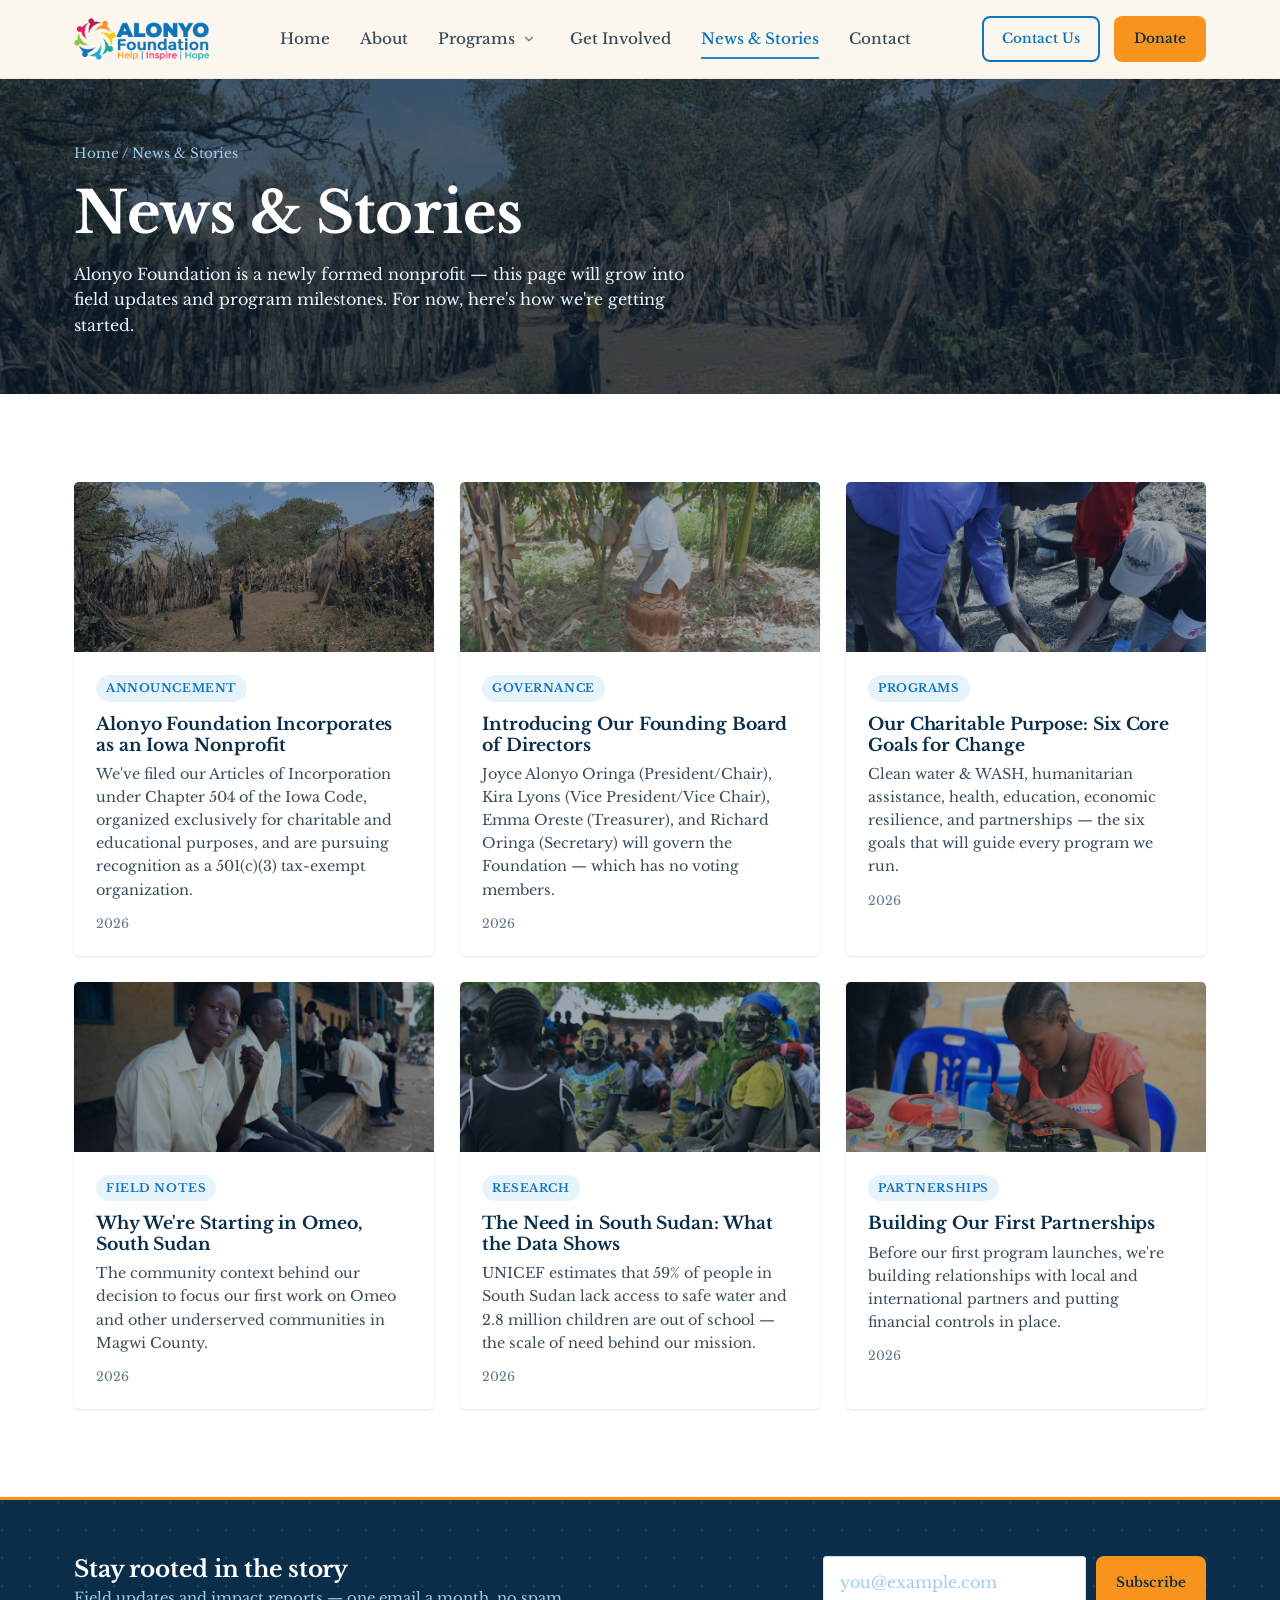
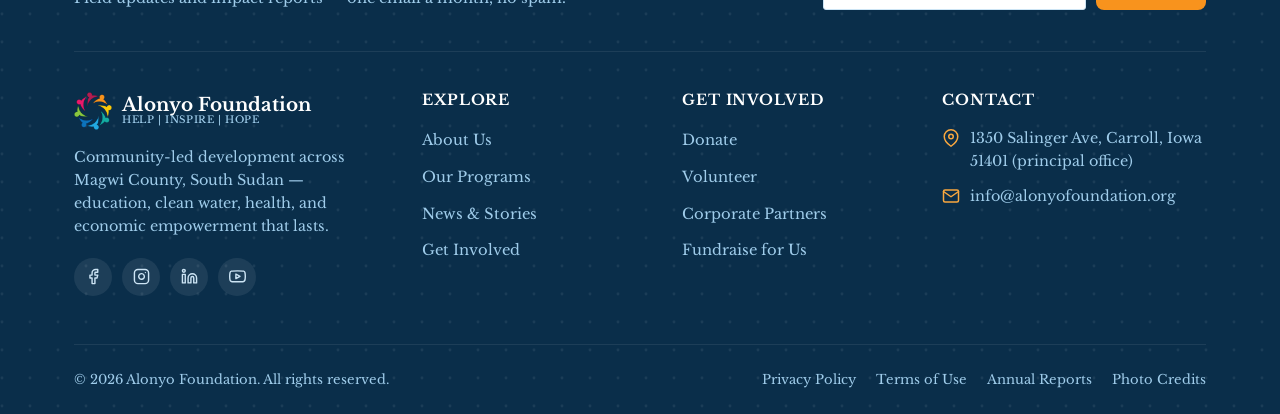
<file: news.html>
<!DOCTYPE html>
<html lang="en">
<head>
<meta charset="UTF-8">
<meta name="viewport" content="width=device-width, initial-scale=1.0">
<title>News &amp; Stories — Alonyo Foundation</title>
<meta name="description" content="Follow Alonyo Foundation's founding milestones — incorporation, our board of directors, and our plans for Omeo and other communities in South Sudan.">
<link rel="icon" type="image/png" href="images/logo/favicon.png">
<link rel="preconnect" href="https://fonts.googleapis.com">
<link rel="preconnect" href="https://fonts.gstatic.com" crossorigin>
<link href="https://fonts.googleapis.com/css2?family=Libre+Baskerville:ital,wght@0,400;0,700;1,400&display=swap" rel="stylesheet">
<link rel="stylesheet" href="css/style.css">
</head>
<body>
<div id="preloader" role="status" aria-live="polite" aria-label="Loading">
  <div class="preloader-inner">
    <span class="preloader-mark"><img src="images/logo/icon.png" alt=""></span>
    <span class="preloader-word">Alonyo Foundation</span>
    <span class="preloader-bar"><span></span></span>
  </div>
</div>
<noscript><style>#preloader{display:none!important;}</style></noscript>

<header class="site-header">
  <div class="nav-wrap">
    <a href="index.html" class="brand">
      <img src="images/logo/logo-wide.png" alt="Alonyo Foundation" class="brand-logo">
    </a>
    <nav class="nav-links">
      <a href="index.html">Home</a>
      <a href="about.html">About</a>
      <div class="nav-item has-mega" data-mega>
        <span class="nav-mega-head">
          <a href="programs.html" class="nav-mega-trigger">Programs</a>
          <button type="button" class="mega-toggle" aria-label="Toggle programs menu" aria-expanded="false">
            <svg viewBox="0 0 24 24" fill="none" stroke="currentColor" stroke-width="2" stroke-linecap="round" stroke-linejoin="round"><polyline points="6 9 12 15 18 9"/></svg>
          </button>
        </span>
        <div class="mega-menu">
          <div class="mega-grid">
            <a href="programs.html#water" class="mega-item">
              <span class="mega-icon"><svg viewBox="0 0 24 24" fill="none" stroke="currentColor" stroke-width="2" stroke-linecap="round" stroke-linejoin="round"><path d="M12 2.69l5.66 5.66a8 8 0 1 1-11.31 0z"/></svg></span>
              <span class="mega-text"><strong>Clean Water &amp; WASH</strong><span>Safe water &amp; sanitation</span></span>
            </a>
            <a href="programs.html#humanitarian" class="mega-item">
              <span class="mega-icon"><svg viewBox="0 0 24 24" fill="none" stroke="currentColor" stroke-width="2" stroke-linecap="round" stroke-linejoin="round"><path d="M12 22s8-4 8-10V5l-8-3-8 3v7c0 6 8 10 8 10z"/></svg></span>
              <span class="mega-text"><strong>Humanitarian Assistance</strong><span>Essential &amp; emergency relief</span></span>
            </a>
            <a href="programs.html#health" class="mega-item">
              <span class="mega-icon"><svg viewBox="0 0 24 24" fill="none" stroke="currentColor" stroke-width="2" stroke-linecap="round" stroke-linejoin="round"><path d="M20.84 4.61a5.5 5.5 0 0 0-7.78 0L12 5.67l-1.06-1.06a5.5 5.5 0 0 0-7.78 7.78l1.06 1.06L12 21.23l7.78-7.78 1.06-1.06a5.5 5.5 0 0 0 0-7.78z"/></svg></span>
              <span class="mega-text"><strong>Health &amp; Well-Being</strong><span>Nutrition &amp; maternal care</span></span>
            </a>
            <a href="programs.html#education" class="mega-item">
              <span class="mega-icon"><svg viewBox="0 0 24 24" fill="none" stroke="currentColor" stroke-width="2" stroke-linecap="round" stroke-linejoin="round"><path d="M2 3h6a4 4 0 0 1 4 4v14a3 3 0 0 0-3-3H2z"/><path d="M22 3h-6a4 4 0 0 0-4 4v14a3 3 0 0 1 3-3h7z"/></svg></span>
              <span class="mega-text"><strong>Education &amp; Opportunity</strong><span>Learning &amp; skills development</span></span>
            </a>
            <a href="programs.html#economic" class="mega-item">
              <span class="mega-icon"><svg viewBox="0 0 24 24" fill="none" stroke="currentColor" stroke-width="2" stroke-linecap="round" stroke-linejoin="round"><polyline points="23 6 13.5 15.5 8.5 10.5 1 18"/><polyline points="17 6 23 6 23 12"/></svg></span>
              <span class="mega-text"><strong>Economic Resilience</strong><span>Livelihoods &amp; food security</span></span>
            </a>
            <a href="programs.html#partnership" class="mega-item">
              <span class="mega-icon"><svg viewBox="0 0 24 24" fill="none" stroke="currentColor" stroke-width="2" stroke-linecap="round" stroke-linejoin="round"><path d="M20 21v-2a4 4 0 0 0-4-4H8a4 4 0 0 0-4 4v2"/><circle cx="12" cy="7" r="4"/></svg></span>
              <span class="mega-text"><strong>Partnerships</strong><span>Resource mobilization</span></span>
            </a>
          </div>
          <div class="mega-side">
            <div class="mega-side-photo" style="background-image:url('images/landscape.jpg');"></div>
            <h4>See the full picture</h4>
            <p>Every program, funded transparently.</p>
            <a href="programs.html" class="btn btn-green btn-sm">View All Programs</a>
          </div>
        </div>
      </div>
      <a href="get-involved.html">Get Involved</a>
      <a href="news.html">News &amp; Stories</a>
      <a href="contact.html">Contact</a>
    </nav>
    <div class="nav-cta">
      <a href="contact.html" class="btn btn-outline btn-sm">Contact Us</a>
      <a href="get-involved.html#donate" class="btn btn-gold btn-sm">Donate</a>
      <button class="nav-toggle" aria-label="Toggle menu" aria-expanded="false">
        <svg viewBox="0 0 24 24" fill="none" stroke="currentColor" stroke-width="2" stroke-linecap="round" stroke-linejoin="round"><line x1="3" y1="12" x2="21" y2="12"/><line x1="3" y1="6" x2="21" y2="6"/><line x1="3" y1="18" x2="21" y2="18"/></svg>
      </button>
    </div>
  </div>
</header>

<main>

  <section class="page-hero photo photo-dark" style="background-image:url('images/landscape.jpg');">
    <div class="container">
      <div class="crumbs"><a href="index.html">Home</a> / News &amp; Stories</div>
      <h1>News &amp; Stories</h1>
      <p>Alonyo Foundation is a newly formed nonprofit — this page will grow into field updates and program milestones. For now, here's how we're getting started.</p>
    </div>
  </section>

  <section class="section-pad bg-white">
    <div class="container">
      <div class="grid grid-3 stagger">

        <article class="news-card">
          <div class="news-thumb photo" style="background-image:url('images/landscape.jpg');"></div>
          <div class="news-body">
            <span class="news-tag">Announcement</span>
            <h3>Alonyo Foundation Incorporates as an Iowa Nonprofit</h3>
            <p>We've filed our Articles of Incorporation under Chapter 504 of the Iowa Code, organized exclusively for charitable and educational purposes, and are pursuing recognition as a 501(c)(3) tax-exempt organization.</p>
            <div class="news-date">2026</div>
          </div>
        </article>

        <article class="news-card">
          <div class="news-thumb photo" style="background-image:url('images/agriculture.jpg');"></div>
          <div class="news-body">
            <span class="news-tag">Governance</span>
            <h3>Introducing Our Founding Board of Directors</h3>
            <p>Joyce Alonyo Oringa (President/Chair), Kira Lyons (Vice President/Vice Chair), Emma Oreste (Treasurer), and Richard Oringa (Secretary) will govern the Foundation — which has no voting members.</p>
            <div class="news-date">2026</div>
          </div>
        </article>

        <article class="news-card">
          <div class="news-thumb photo" style="background-image:url('images/water.jpg');"></div>
          <div class="news-body">
            <span class="news-tag">Programs</span>
            <h3>Our Charitable Purpose: Six Core Goals for Change</h3>
            <p>Clean water &amp; WASH, humanitarian assistance, health, education, economic resilience, and partnerships — the six goals that will guide every program we run.</p>
            <div class="news-date">2026</div>
          </div>
        </article>

        <article class="news-card">
          <div class="news-thumb photo" style="background-image:url('images/education.jpg');"></div>
          <div class="news-body">
            <span class="news-tag">Field Notes</span>
            <h3>Why We're Starting in Omeo, South Sudan</h3>
            <p>The community context behind our decision to focus our first work on Omeo and other underserved communities in Magwi County.</p>
            <div class="news-date">2026</div>
          </div>
        </article>

        <article class="news-card">
          <div class="news-thumb photo" style="background-image:url('images/health.jpg');"></div>
          <div class="news-body">
            <span class="news-tag">Research</span>
            <h3>The Need in South Sudan: What the Data Shows</h3>
            <p>UNICEF estimates that 59% of people in South Sudan lack access to safe water and 2.8 million children are out of school — the scale of need behind our mission.</p>
            <div class="news-date">2026</div>
          </div>
        </article>

        <article class="news-card">
          <div class="news-thumb photo" style="background-image:url('images/women.jpg');"></div>
          <div class="news-body">
            <span class="news-tag">Partnerships</span>
            <h3>Building Our First Partnerships</h3>
            <p>Before our first program launches, we're building relationships with local and international partners and putting financial controls in place.</p>
            <div class="news-date">2026</div>
          </div>
        </article>

      </div>
    </div>
  </section>

</main>

<footer class="site-footer">
  <div class="container">
    <div class="footer-newsletter reveal">
      <div>
        <h3>Stay rooted in the story</h3>
        <p>Field updates and impact reports — one email a month, no spam.</p>
      </div>
      <div>
        <form data-validate class="footer-newsletter-form">
          <div class="field">
            <input type="email" name="footer-newsletter-email" required placeholder="you@example.com">
            <div class="field-error-msg">Please enter a valid email.</div>
          </div>
          <button type="submit" class="btn btn-gold btn-sm">Subscribe</button>
        </form>
        <div class="form-success"><svg viewBox="0 0 24 24" fill="none" stroke="currentColor" stroke-width="2" stroke-linecap="round" stroke-linejoin="round" width="16" height="16"><polyline points="20 6 9 17 4 12"/></svg> Subscribed! Thanks for following our work.</div>
      </div>
    </div>
    <div class="footer-grid stagger">
      <div class="footer-brand">
        <a href="index.html" class="brand">
          <img src="images/logo/icon.png" alt="" class="brand-mark-icon">
          <span class="brand-name">Alonyo Foundation<span>Help | Inspire | Hope</span></span>
        </a>
        <p>Community-led development across Magwi County, South Sudan — education, clean water, health, and economic empowerment that lasts.</p>
        <div class="social-row">
          <a href="#" aria-label="Facebook"><svg viewBox="0 0 24 24" fill="none" stroke="currentColor" stroke-width="2" stroke-linecap="round" stroke-linejoin="round"><path d="M18 2h-3a5 5 0 0 0-5 5v3H7v4h3v8h4v-8h3l1-4h-4V7a1 1 0 0 1 1-1h3z"/></svg></a>
          <a href="#" aria-label="Instagram"><svg viewBox="0 0 24 24" fill="none" stroke="currentColor" stroke-width="2" stroke-linecap="round" stroke-linejoin="round"><rect x="2" y="2" width="20" height="20" rx="5" ry="5"/><path d="M16 11.37A4 4 0 1 1 12.63 8 4 4 0 0 1 16 11.37z"/><line x1="17.5" y1="6.5" x2="17.51" y2="6.5"/></svg></a>
          <a href="#" aria-label="LinkedIn"><svg viewBox="0 0 24 24" fill="none" stroke="currentColor" stroke-width="2" stroke-linecap="round" stroke-linejoin="round"><path d="M16 8a6 6 0 0 1 6 6v7h-4v-7a2 2 0 0 0-2-2 2 2 0 0 0-2 2v7h-4v-7a6 6 0 0 1 6-6z"/><rect x="2" y="9" width="4" height="12"/><circle cx="4" cy="4" r="2"/></svg></a>
          <a href="#" aria-label="YouTube"><svg viewBox="0 0 24 24" fill="none" stroke="currentColor" stroke-width="2" stroke-linecap="round" stroke-linejoin="round"><path d="M22.54 6.42a2.78 2.78 0 0 0-1.94-2C18.88 4 12 4 12 4s-6.88 0-8.6.46a2.78 2.78 0 0 0-1.94 2A29 29 0 0 0 1 11.75a29 29 0 0 0 .46 5.33A2.78 2.78 0 0 0 3.4 19c1.72.46 8.6.46 8.6.46s6.88 0 8.6-.46a2.78 2.78 0 0 0 1.94-2 29 29 0 0 0 .46-5.25 29 29 0 0 0-.46-5.33z"/><polygon points="9.75 15.02 15.5 11.75 9.75 8.48 9.75 15.02"/></svg></a>
        </div>
      </div>
      <div class="footer-col">
        <h4>Explore</h4>
        <ul>
          <li><a href="about.html">About Us</a></li>
          <li><a href="programs.html">Our Programs</a></li>
          <li><a href="news.html">News &amp; Stories</a></li>
          <li><a href="get-involved.html">Get Involved</a></li>
        </ul>
      </div>
      <div class="footer-col">
        <h4>Get Involved</h4>
        <ul>
          <li><a href="get-involved.html#donate">Donate</a></li>
          <li><a href="get-involved.html#volunteer">Volunteer</a></li>
          <li><a href="get-involved.html#partner">Corporate Partners</a></li>
          <li><a href="get-involved.html#fundraise">Fundraise for Us</a></li>
        </ul>
      </div>
      <div class="footer-col">
        <h4>Contact</h4>
        <ul class="footer-contact">
          <li><svg viewBox="0 0 24 24" fill="none" stroke="currentColor" stroke-width="2" stroke-linecap="round" stroke-linejoin="round"><path d="M21 10c0 7-9 13-9 13s-9-6-9-13a9 9 0 0 1 18 0z"/><circle cx="12" cy="10" r="3"/></svg> 1350 Salinger Ave, Carroll, Iowa 51401 (principal office)</li>
          <li><svg viewBox="0 0 24 24" fill="none" stroke="currentColor" stroke-width="2" stroke-linecap="round" stroke-linejoin="round"><path d="M4 4h16c1.1 0 2 .9 2 2v12c0 1.1-.9 2-2 2H4c-1.1 0-2-.9-2-2V6c0-1.1.9-2 2-2z"/><polyline points="22,6 12,13 2,6"/></svg> info@alonyofoundation.org</li>
          </ul>
      </div>
    </div>
    <div class="footer-bottom">
      <div>© <span data-year>2026</span> Alonyo Foundation. All rights reserved.</div>
      <div class="footer-bottom-links">
        <a href="#">Privacy Policy</a>
        <a href="#">Terms of Use</a>
        <a href="#">Annual Reports</a>
        <a href="photo-credits.html">Photo Credits</a>
      </div>
    </div>
  </div>
</footer>

<button class="back-top" aria-label="Back to top">
  <svg viewBox="0 0 24 24" fill="none" stroke="currentColor" stroke-width="2" stroke-linecap="round" stroke-linejoin="round"><line x1="12" y1="19" x2="12" y2="5"/><polyline points="5 12 12 5 19 12"/></svg>
</button>

<script src="js/main.js"></script>
</body>
</html>
</file>
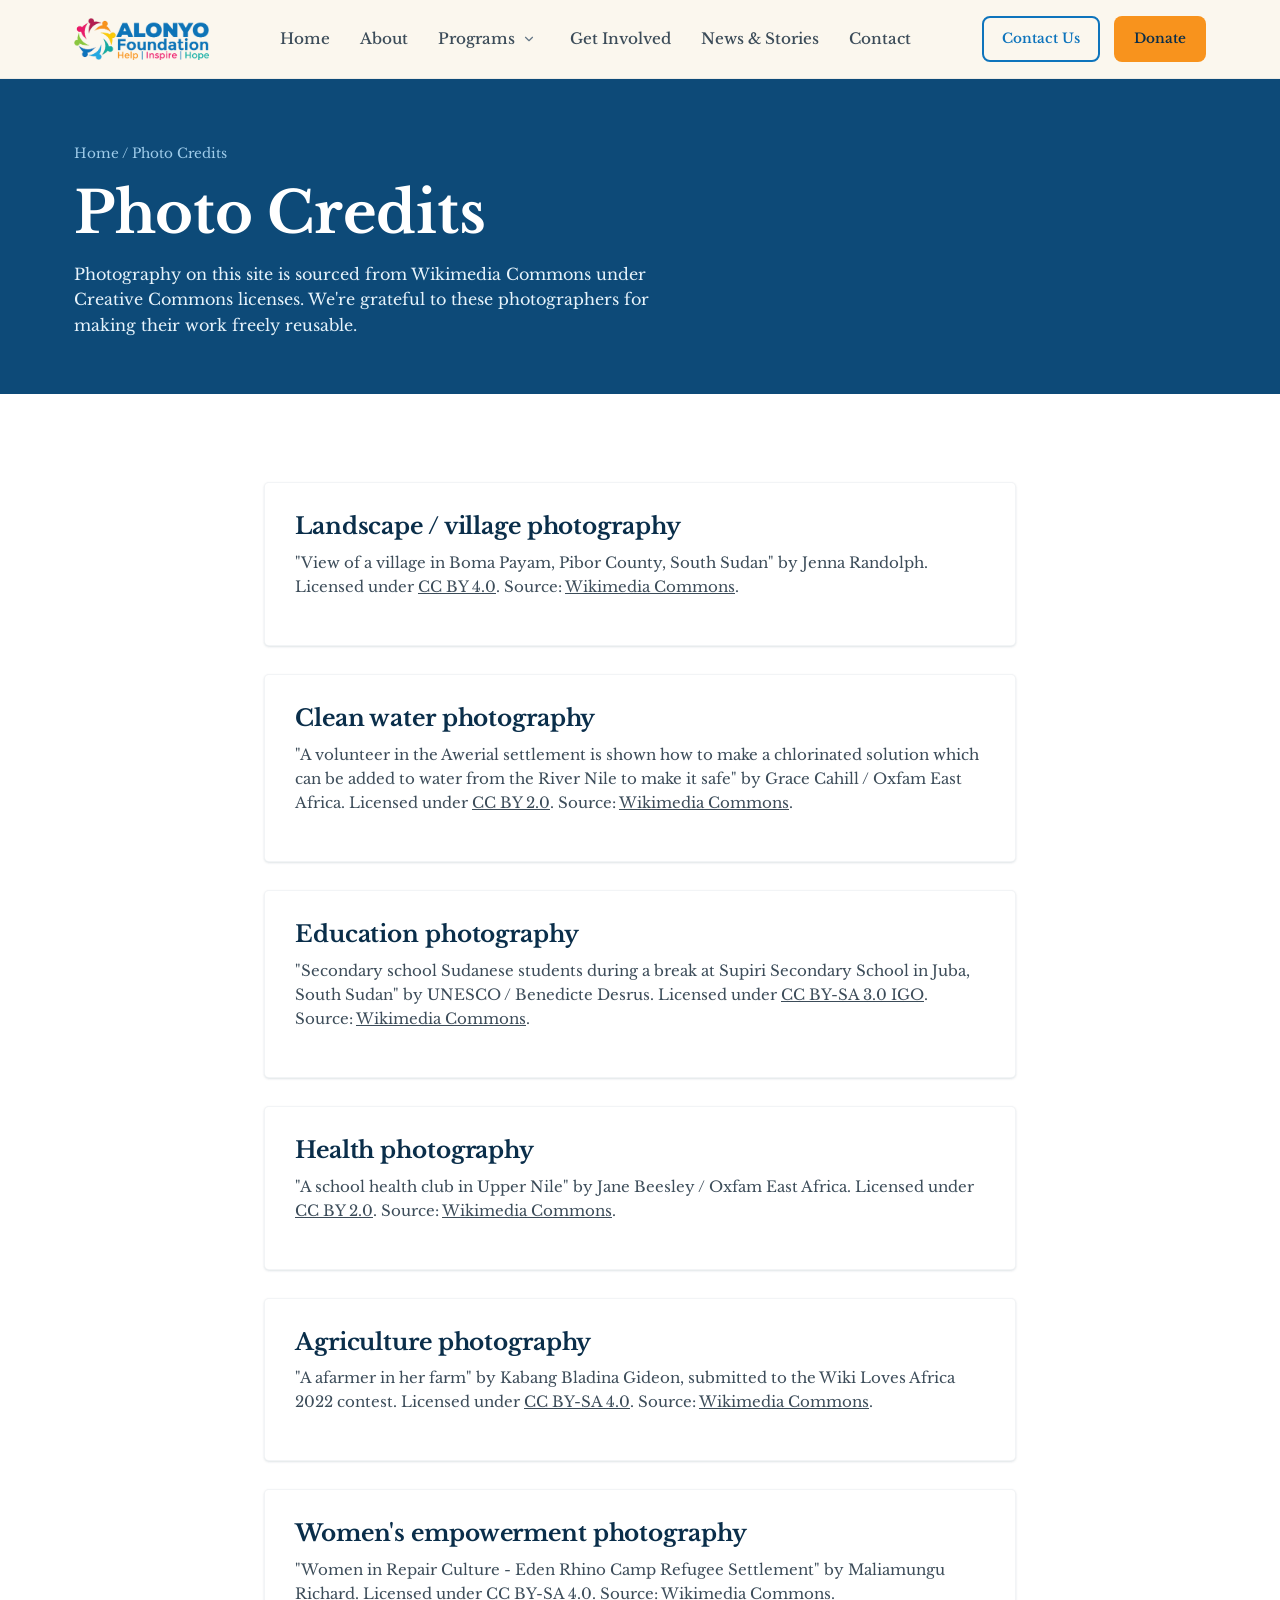
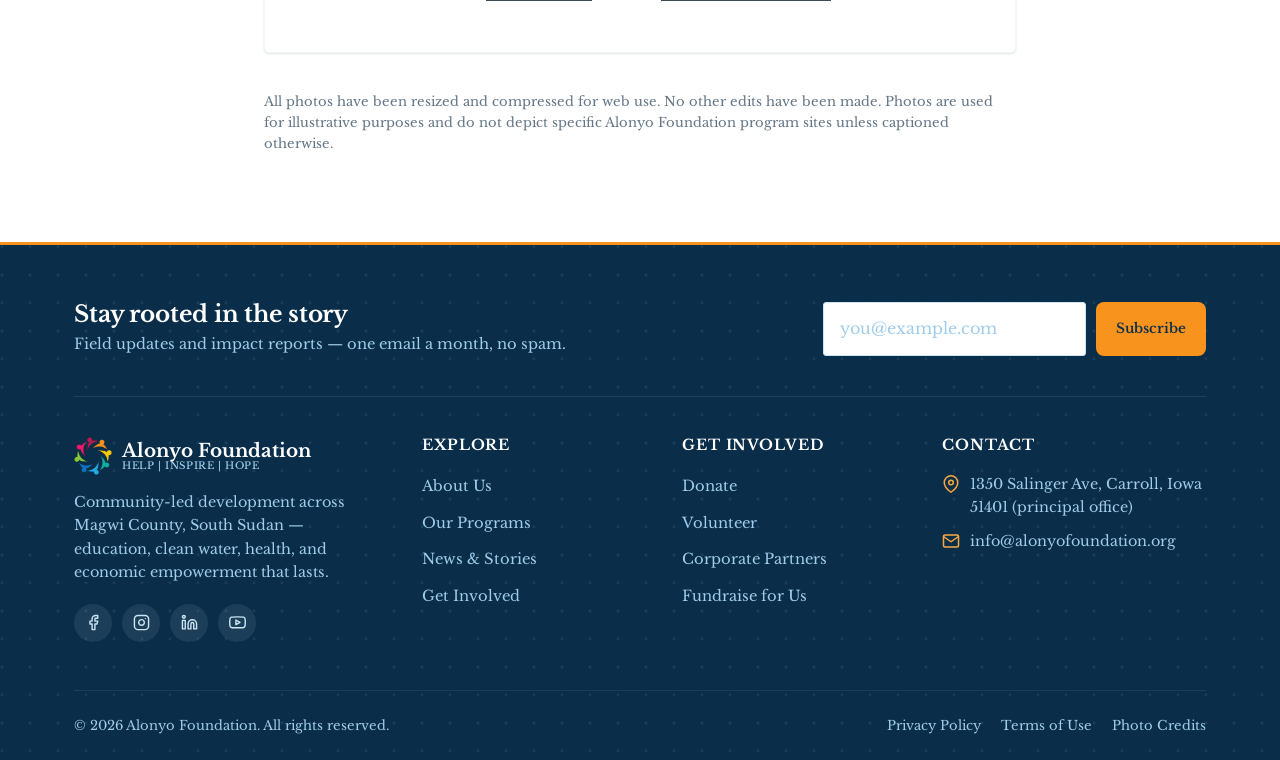
<file: photo-credits.html>
<!DOCTYPE html>
<html lang="en">
<head>
<meta charset="UTF-8">
<meta name="viewport" content="width=device-width, initial-scale=1.0">
<title>Photo Credits — Alonyo Foundation</title>
<meta name="description" content="Attribution for photography used across the Alonyo Foundation website.">
<link rel="icon" type="image/png" href="images/logo/favicon.png">
<link rel="preconnect" href="https://fonts.googleapis.com">
<link rel="preconnect" href="https://fonts.gstatic.com" crossorigin>
<link href="https://fonts.googleapis.com/css2?family=Libre+Baskerville:ital,wght@0,400;0,700;1,400&display=swap" rel="stylesheet">
<link rel="stylesheet" href="css/style.css">
</head>
<body>
<div id="preloader" role="status" aria-live="polite" aria-label="Loading">
  <div class="preloader-inner">
    <span class="preloader-mark"><img src="images/logo/icon.png" alt=""></span>
    <span class="preloader-word">Alonyo Foundation</span>
    <span class="preloader-bar"><span></span></span>
  </div>
</div>
<noscript><style>#preloader{display:none!important;}</style></noscript>

<header class="site-header">
  <div class="nav-wrap">
    <a href="index.html" class="brand">
      <img src="images/logo/logo-wide.png" alt="Alonyo Foundation" class="brand-logo">
    </a>
    <nav class="nav-links">
      <a href="index.html">Home</a>
      <a href="about.html">About</a>
      <div class="nav-item has-mega" data-mega>
        <span class="nav-mega-head">
          <a href="programs.html" class="nav-mega-trigger">Programs</a>
          <button type="button" class="mega-toggle" aria-label="Toggle programs menu" aria-expanded="false">
            <svg viewBox="0 0 24 24" fill="none" stroke="currentColor" stroke-width="2" stroke-linecap="round" stroke-linejoin="round"><polyline points="6 9 12 15 18 9"/></svg>
          </button>
        </span>
        <div class="mega-menu">
          <div class="mega-grid">
            <a href="programs.html#water" class="mega-item">
              <span class="mega-icon"><svg viewBox="0 0 24 24" fill="none" stroke="currentColor" stroke-width="2" stroke-linecap="round" stroke-linejoin="round"><path d="M12 2.69l5.66 5.66a8 8 0 1 1-11.31 0z"/></svg></span>
              <span class="mega-text"><strong>Clean Water &amp; WASH</strong><span>Safe water &amp; sanitation</span></span>
            </a>
            <a href="programs.html#humanitarian" class="mega-item">
              <span class="mega-icon"><svg viewBox="0 0 24 24" fill="none" stroke="currentColor" stroke-width="2" stroke-linecap="round" stroke-linejoin="round"><path d="M12 22s8-4 8-10V5l-8-3-8 3v7c0 6 8 10 8 10z"/></svg></span>
              <span class="mega-text"><strong>Humanitarian Assistance</strong><span>Essential &amp; emergency relief</span></span>
            </a>
            <a href="programs.html#health" class="mega-item">
              <span class="mega-icon"><svg viewBox="0 0 24 24" fill="none" stroke="currentColor" stroke-width="2" stroke-linecap="round" stroke-linejoin="round"><path d="M20.84 4.61a5.5 5.5 0 0 0-7.78 0L12 5.67l-1.06-1.06a5.5 5.5 0 0 0-7.78 7.78l1.06 1.06L12 21.23l7.78-7.78 1.06-1.06a5.5 5.5 0 0 0 0-7.78z"/></svg></span>
              <span class="mega-text"><strong>Health &amp; Well-Being</strong><span>Nutrition &amp; maternal care</span></span>
            </a>
            <a href="programs.html#education" class="mega-item">
              <span class="mega-icon"><svg viewBox="0 0 24 24" fill="none" stroke="currentColor" stroke-width="2" stroke-linecap="round" stroke-linejoin="round"><path d="M2 3h6a4 4 0 0 1 4 4v14a3 3 0 0 0-3-3H2z"/><path d="M22 3h-6a4 4 0 0 0-4 4v14a3 3 0 0 1 3-3h7z"/></svg></span>
              <span class="mega-text"><strong>Education &amp; Opportunity</strong><span>Learning &amp; skills development</span></span>
            </a>
            <a href="programs.html#economic" class="mega-item">
              <span class="mega-icon"><svg viewBox="0 0 24 24" fill="none" stroke="currentColor" stroke-width="2" stroke-linecap="round" stroke-linejoin="round"><polyline points="23 6 13.5 15.5 8.5 10.5 1 18"/><polyline points="17 6 23 6 23 12"/></svg></span>
              <span class="mega-text"><strong>Economic Resilience</strong><span>Livelihoods &amp; food security</span></span>
            </a>
            <a href="programs.html#partnership" class="mega-item">
              <span class="mega-icon"><svg viewBox="0 0 24 24" fill="none" stroke="currentColor" stroke-width="2" stroke-linecap="round" stroke-linejoin="round"><path d="M20 21v-2a4 4 0 0 0-4-4H8a4 4 0 0 0-4 4v2"/><circle cx="12" cy="7" r="4"/></svg></span>
              <span class="mega-text"><strong>Partnerships</strong><span>Resource mobilization</span></span>
            </a>
          </div>
          <div class="mega-side">
            <div class="mega-side-photo" style="background-image:url('images/landscape.jpg');"></div>
            <h4>See the full picture</h4>
            <p>Every program, funded transparently.</p>
            <a href="programs.html" class="btn btn-green btn-sm">View All Programs</a>
          </div>
        </div>
      </div>
      <a href="get-involved.html">Get Involved</a>
      <a href="news.html">News &amp; Stories</a>
      <a href="contact.html">Contact</a>
    </nav>
    <div class="nav-cta">
      <a href="contact.html" class="btn btn-outline btn-sm">Contact Us</a>
      <a href="get-involved.html#donate" class="btn btn-gold btn-sm">Donate</a>
      <button class="nav-toggle" aria-label="Toggle menu" aria-expanded="false">
        <svg viewBox="0 0 24 24" fill="none" stroke="currentColor" stroke-width="2" stroke-linecap="round" stroke-linejoin="round"><line x1="3" y1="12" x2="21" y2="12"/><line x1="3" y1="6" x2="21" y2="6"/><line x1="3" y1="18" x2="21" y2="18"/></svg>
      </button>
    </div>
  </div>
</header>

<main>

  <section class="page-hero">
    <div class="container">
      <div class="crumbs"><a href="index.html">Home</a> / Photo Credits</div>
      <h1>Photo Credits</h1>
      <p>Photography on this site is sourced from Wikimedia Commons under Creative Commons licenses. We're grateful to these photographers for making their work freely reusable.</p>
    </div>
  </section>

  <section class="section-pad bg-white">
    <div class="container" style="max-width:800px;">
      <div style="display:flex; flex-direction:column; gap:28px;">

        <div class="card">
          <h3>Landscape / village photography</h3>
          <p style="margin-top:8px;">"View of a village in Boma Payam, Pibor County, South Sudan" by Jenna Randolph. Licensed under <a href="https://creativecommons.org/licenses/by/4.0/" style="text-decoration:underline;">CC BY 4.0</a>. Source: <a href="https://commons.wikimedia.org/wiki/File:A_village_in_Boma_payam.jpg" style="text-decoration:underline;">Wikimedia Commons</a>.</p>
        </div>

        <div class="card">
          <h3>Clean water photography</h3>
          <p style="margin-top:8px;">"A volunteer in the Awerial settlement is shown how to make a chlorinated solution which can be added to water from the River Nile to make it safe" by Grace Cahill / Oxfam East Africa. Licensed under <a href="https://creativecommons.org/licenses/by/2.0/" style="text-decoration:underline;">CC BY 2.0</a>. Source: <a href="https://commons.wikimedia.org/wiki/File:A_volunteer_in_the_Awerial_settlement_is_shown_how_to_make_a_chlorinated_solution_which_can_be_added_to_water_from_the_River_Nile_to_make_it_safe._(11978691436).jpg" style="text-decoration:underline;">Wikimedia Commons</a>.</p>
        </div>

        <div class="card">
          <h3>Education photography</h3>
          <p style="margin-top:8px;">"Secondary school Sudanese students during a break at Supiri Secondary School in Juba, South Sudan" by UNESCO / Benedicte Desrus. Licensed under <a href="https://creativecommons.org/licenses/by-sa/3.0/igo/" style="text-decoration:underline;">CC BY-SA 3.0 IGO</a>. Source: <a href="https://commons.wikimedia.org/wiki/File:Secondary_school_Sudanese_students_during_a_break_at_Supiri_Secondary_School_in_Juba,_South_Sudan._The_school_is_mix_boys_and_girls.jpg" style="text-decoration:underline;">Wikimedia Commons</a>.</p>
        </div>

        <div class="card">
          <h3>Health photography</h3>
          <p style="margin-top:8px;">"A school health club in Upper Nile" by Jane Beesley / Oxfam East Africa. Licensed under <a href="https://creativecommons.org/licenses/by/2.0/" style="text-decoration:underline;">CC BY 2.0</a>. Source: <a href="https://commons.wikimedia.org/wiki/File:A_school_health_club_in_Upper_Nile_(7534914076).jpg" style="text-decoration:underline;">Wikimedia Commons</a>.</p>
        </div>

        <div class="card">
          <h3>Agriculture photography</h3>
          <p style="margin-top:8px;">"A afarmer in her farm" by Kabang Bladina Gideon, submitted to the Wiki Loves Africa 2022 contest. Licensed under <a href="https://creativecommons.org/licenses/by-sa/4.0/" style="text-decoration:underline;">CC BY-SA 4.0</a>. Source: <a href="https://commons.wikimedia.org/wiki/File:A_afarmer_in_her_farm.jpg" style="text-decoration:underline;">Wikimedia Commons</a>.</p>
        </div>

        <div class="card">
          <h3>Women's empowerment photography</h3>
          <p style="margin-top:8px;">"Women in Repair Culture - Eden Rhino Camp Refugee Settlement" by Maliamungu Richard. Licensed under <a href="https://creativecommons.org/licenses/by-sa/4.0/" style="text-decoration:underline;">CC BY-SA 4.0</a>. Source: <a href="https://commons.wikimedia.org/wiki/File:Refugees_Women_in_Repair_and_Recycling_of_E-_waste_inclusion_in_Eden_Rhino_camp_Refugee_settlement_.2.jpg" style="text-decoration:underline;">Wikimedia Commons</a>.</p>
        </div>

        <p class="form-note">All photos have been resized and compressed for web use. No other edits have been made. Photos are used for illustrative purposes and do not depict specific Alonyo Foundation program sites unless captioned otherwise.</p>
      </div>
    </div>
  </section>

</main>

<footer class="site-footer">
  <div class="container">
    <div class="footer-newsletter reveal">
      <div>
        <h3>Stay rooted in the story</h3>
        <p>Field updates and impact reports — one email a month, no spam.</p>
      </div>
      <div>
        <form data-validate class="footer-newsletter-form">
          <div class="field">
            <input type="email" name="footer-newsletter-email" required placeholder="you@example.com">
            <div class="field-error-msg">Please enter a valid email.</div>
          </div>
          <button type="submit" class="btn btn-gold btn-sm">Subscribe</button>
        </form>
        <div class="form-success"><svg viewBox="0 0 24 24" fill="none" stroke="currentColor" stroke-width="2" stroke-linecap="round" stroke-linejoin="round" width="16" height="16"><polyline points="20 6 9 17 4 12"/></svg> Subscribed! Thanks for following our work.</div>
      </div>
    </div>
    <div class="footer-grid stagger">
      <div class="footer-brand">
        <a href="index.html" class="brand">
          <img src="images/logo/icon.png" alt="" class="brand-mark-icon">
          <span class="brand-name">Alonyo Foundation<span>Help | Inspire | Hope</span></span>
        </a>
        <p>Community-led development across Magwi County, South Sudan — education, clean water, health, and economic empowerment that lasts.</p>
        <div class="social-row">
          <a href="#" aria-label="Facebook"><svg viewBox="0 0 24 24" fill="none" stroke="currentColor" stroke-width="2" stroke-linecap="round" stroke-linejoin="round"><path d="M18 2h-3a5 5 0 0 0-5 5v3H7v4h3v8h4v-8h3l1-4h-4V7a1 1 0 0 1 1-1h3z"/></svg></a>
          <a href="#" aria-label="Instagram"><svg viewBox="0 0 24 24" fill="none" stroke="currentColor" stroke-width="2" stroke-linecap="round" stroke-linejoin="round"><rect x="2" y="2" width="20" height="20" rx="5" ry="5"/><path d="M16 11.37A4 4 0 1 1 12.63 8 4 4 0 0 1 16 11.37z"/><line x1="17.5" y1="6.5" x2="17.51" y2="6.5"/></svg></a>
          <a href="#" aria-label="LinkedIn"><svg viewBox="0 0 24 24" fill="none" stroke="currentColor" stroke-width="2" stroke-linecap="round" stroke-linejoin="round"><path d="M16 8a6 6 0 0 1 6 6v7h-4v-7a2 2 0 0 0-2-2 2 2 0 0 0-2 2v7h-4v-7a6 6 0 0 1 6-6z"/><rect x="2" y="9" width="4" height="12"/><circle cx="4" cy="4" r="2"/></svg></a>
          <a href="#" aria-label="YouTube"><svg viewBox="0 0 24 24" fill="none" stroke="currentColor" stroke-width="2" stroke-linecap="round" stroke-linejoin="round"><path d="M22.54 6.42a2.78 2.78 0 0 0-1.94-2C18.88 4 12 4 12 4s-6.88 0-8.6.46a2.78 2.78 0 0 0-1.94 2A29 29 0 0 0 1 11.75a29 29 0 0 0 .46 5.33A2.78 2.78 0 0 0 3.4 19c1.72.46 8.6.46 8.6.46s6.88 0 8.6-.46a2.78 2.78 0 0 0 1.94-2 29 29 0 0 0 .46-5.25 29 29 0 0 0-.46-5.33z"/><polygon points="9.75 15.02 15.5 11.75 9.75 8.48 9.75 15.02"/></svg></a>
        </div>
      </div>
      <div class="footer-col">
        <h4>Explore</h4>
        <ul>
          <li><a href="about.html">About Us</a></li>
          <li><a href="programs.html">Our Programs</a></li>
          <li><a href="news.html">News &amp; Stories</a></li>
          <li><a href="get-involved.html">Get Involved</a></li>
        </ul>
      </div>
      <div class="footer-col">
        <h4>Get Involved</h4>
        <ul>
          <li><a href="get-involved.html#donate">Donate</a></li>
          <li><a href="get-involved.html#volunteer">Volunteer</a></li>
          <li><a href="get-involved.html#partner">Corporate Partners</a></li>
          <li><a href="get-involved.html#fundraise">Fundraise for Us</a></li>
        </ul>
      </div>
      <div class="footer-col">
        <h4>Contact</h4>
        <ul class="footer-contact">
          <li><svg viewBox="0 0 24 24" fill="none" stroke="currentColor" stroke-width="2" stroke-linecap="round" stroke-linejoin="round"><path d="M21 10c0 7-9 13-9 13s-9-6-9-13a9 9 0 0 1 18 0z"/><circle cx="12" cy="10" r="3"/></svg> 1350 Salinger Ave, Carroll, Iowa 51401 (principal office)</li>
          <li><svg viewBox="0 0 24 24" fill="none" stroke="currentColor" stroke-width="2" stroke-linecap="round" stroke-linejoin="round"><path d="M4 4h16c1.1 0 2 .9 2 2v12c0 1.1-.9 2-2 2H4c-1.1 0-2-.9-2-2V6c0-1.1.9-2 2-2z"/><polyline points="22,6 12,13 2,6"/></svg> info@alonyofoundation.org</li>
          </ul>
      </div>
    </div>
    <div class="footer-bottom">
      <div>© <span data-year>2026</span> Alonyo Foundation. All rights reserved.</div>
      <div class="footer-bottom-links">
        <a href="#">Privacy Policy</a>
        <a href="#">Terms of Use</a>
        <a href="photo-credits.html">Photo Credits</a>
      </div>
    </div>
  </div>
</footer>

<button class="back-top" aria-label="Back to top">
  <svg viewBox="0 0 24 24" fill="none" stroke="currentColor" stroke-width="2" stroke-linecap="round" stroke-linejoin="round"><line x1="12" y1="19" x2="12" y2="5"/><polyline points="5 12 12 5 19 12"/></svg>
</button>

<script src="js/main.js"></script>
</body>
</html>
</file>
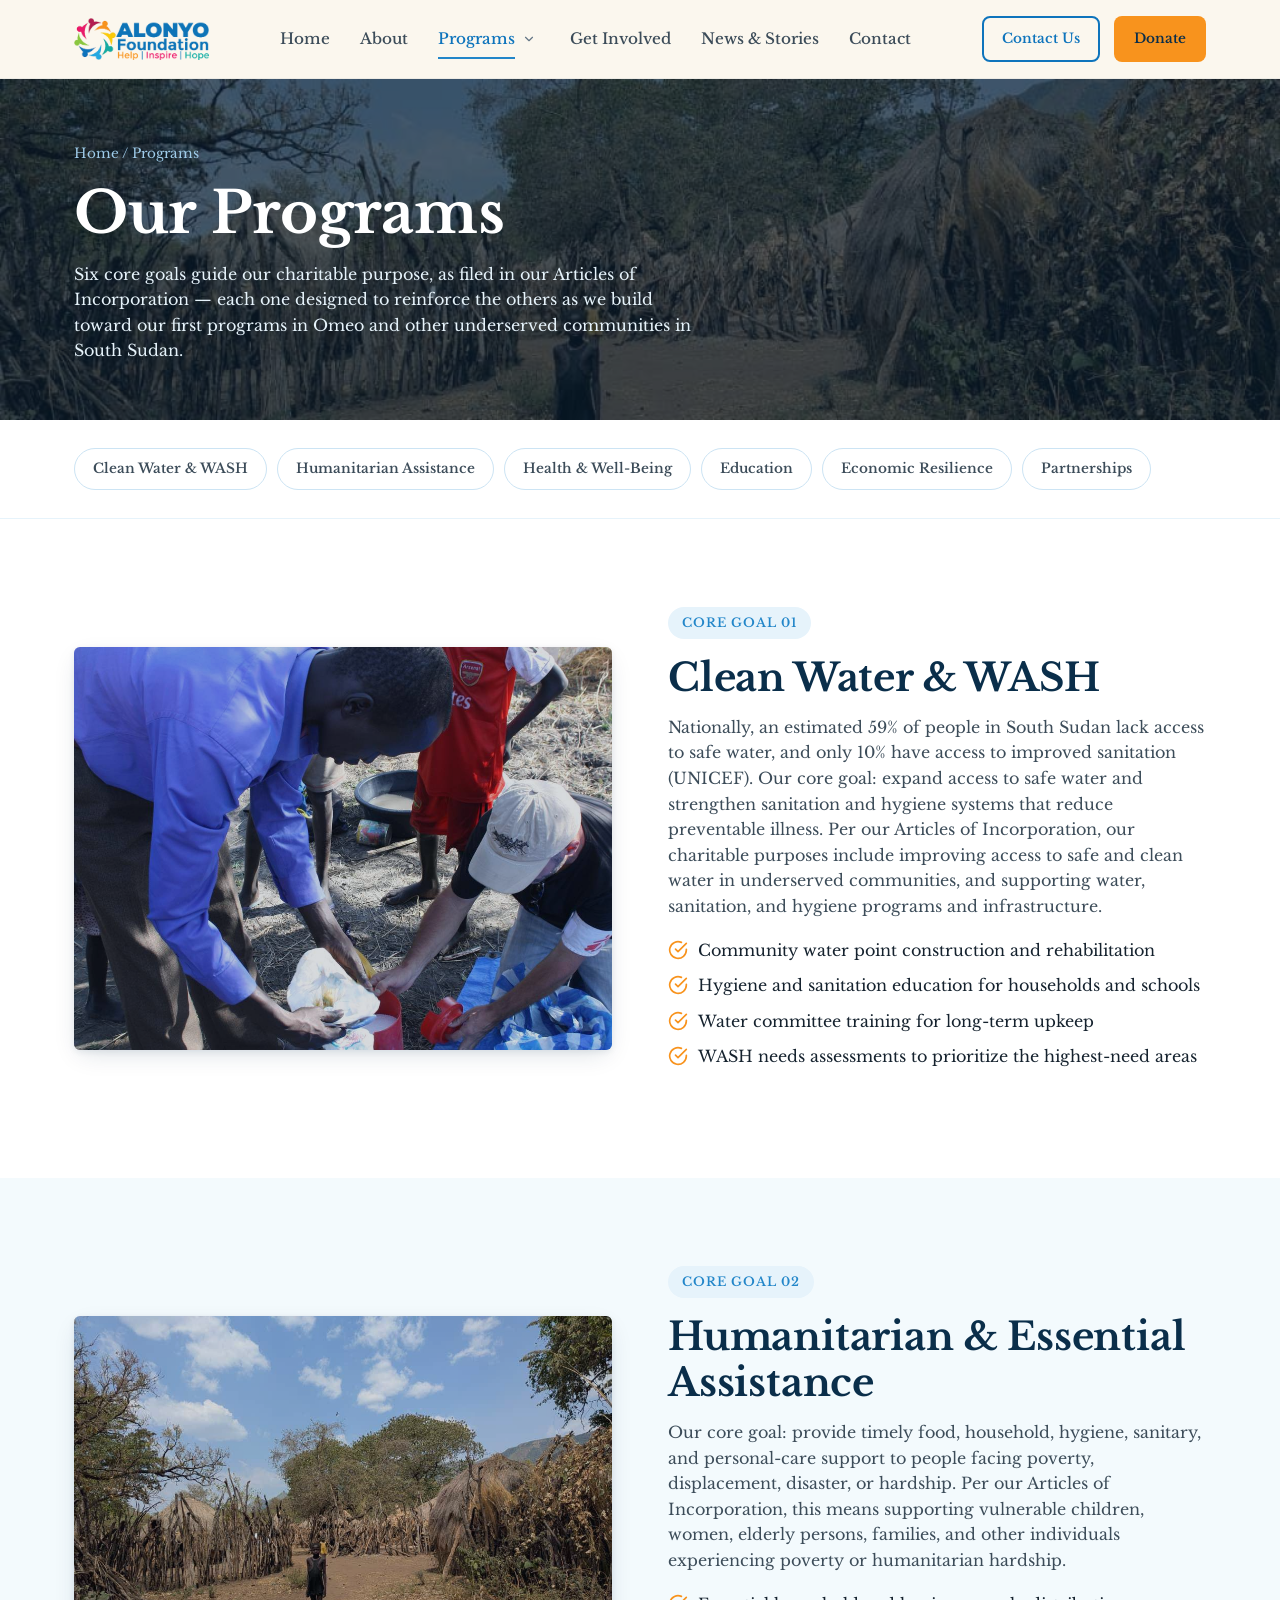
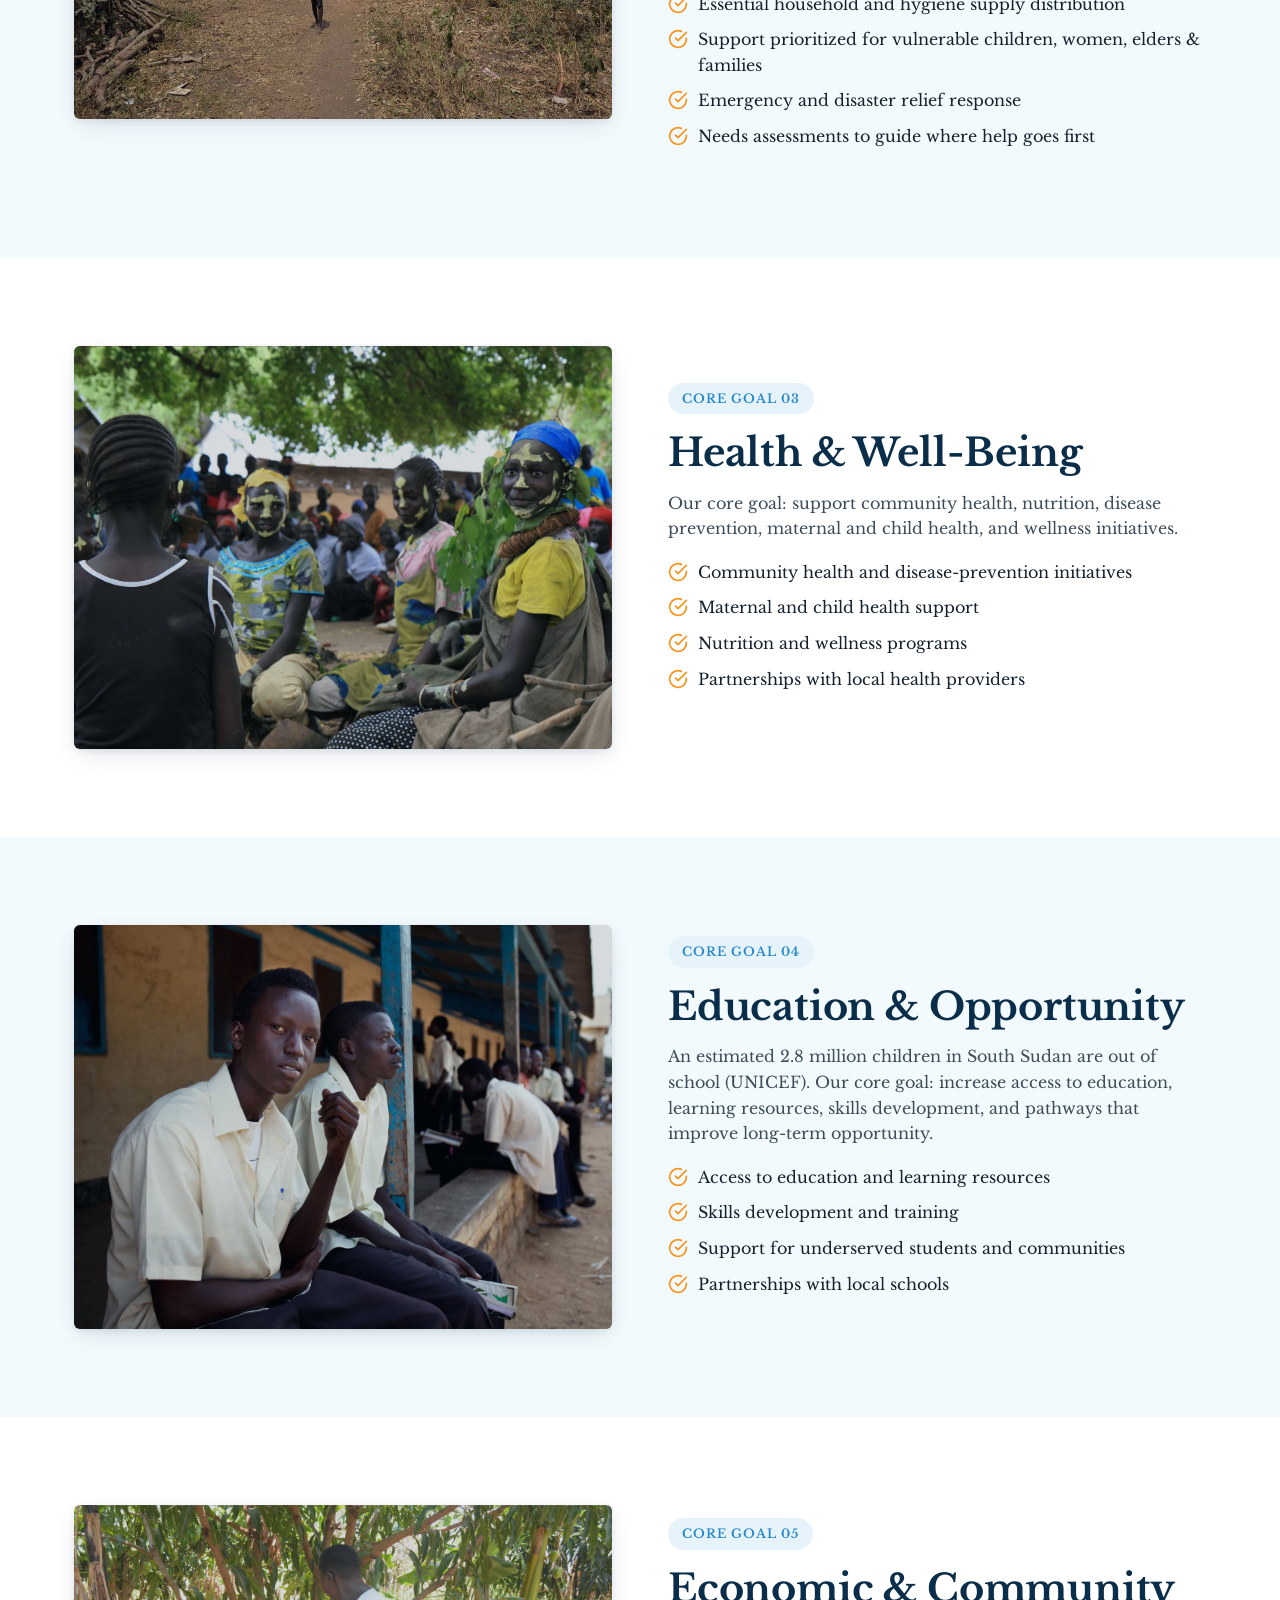
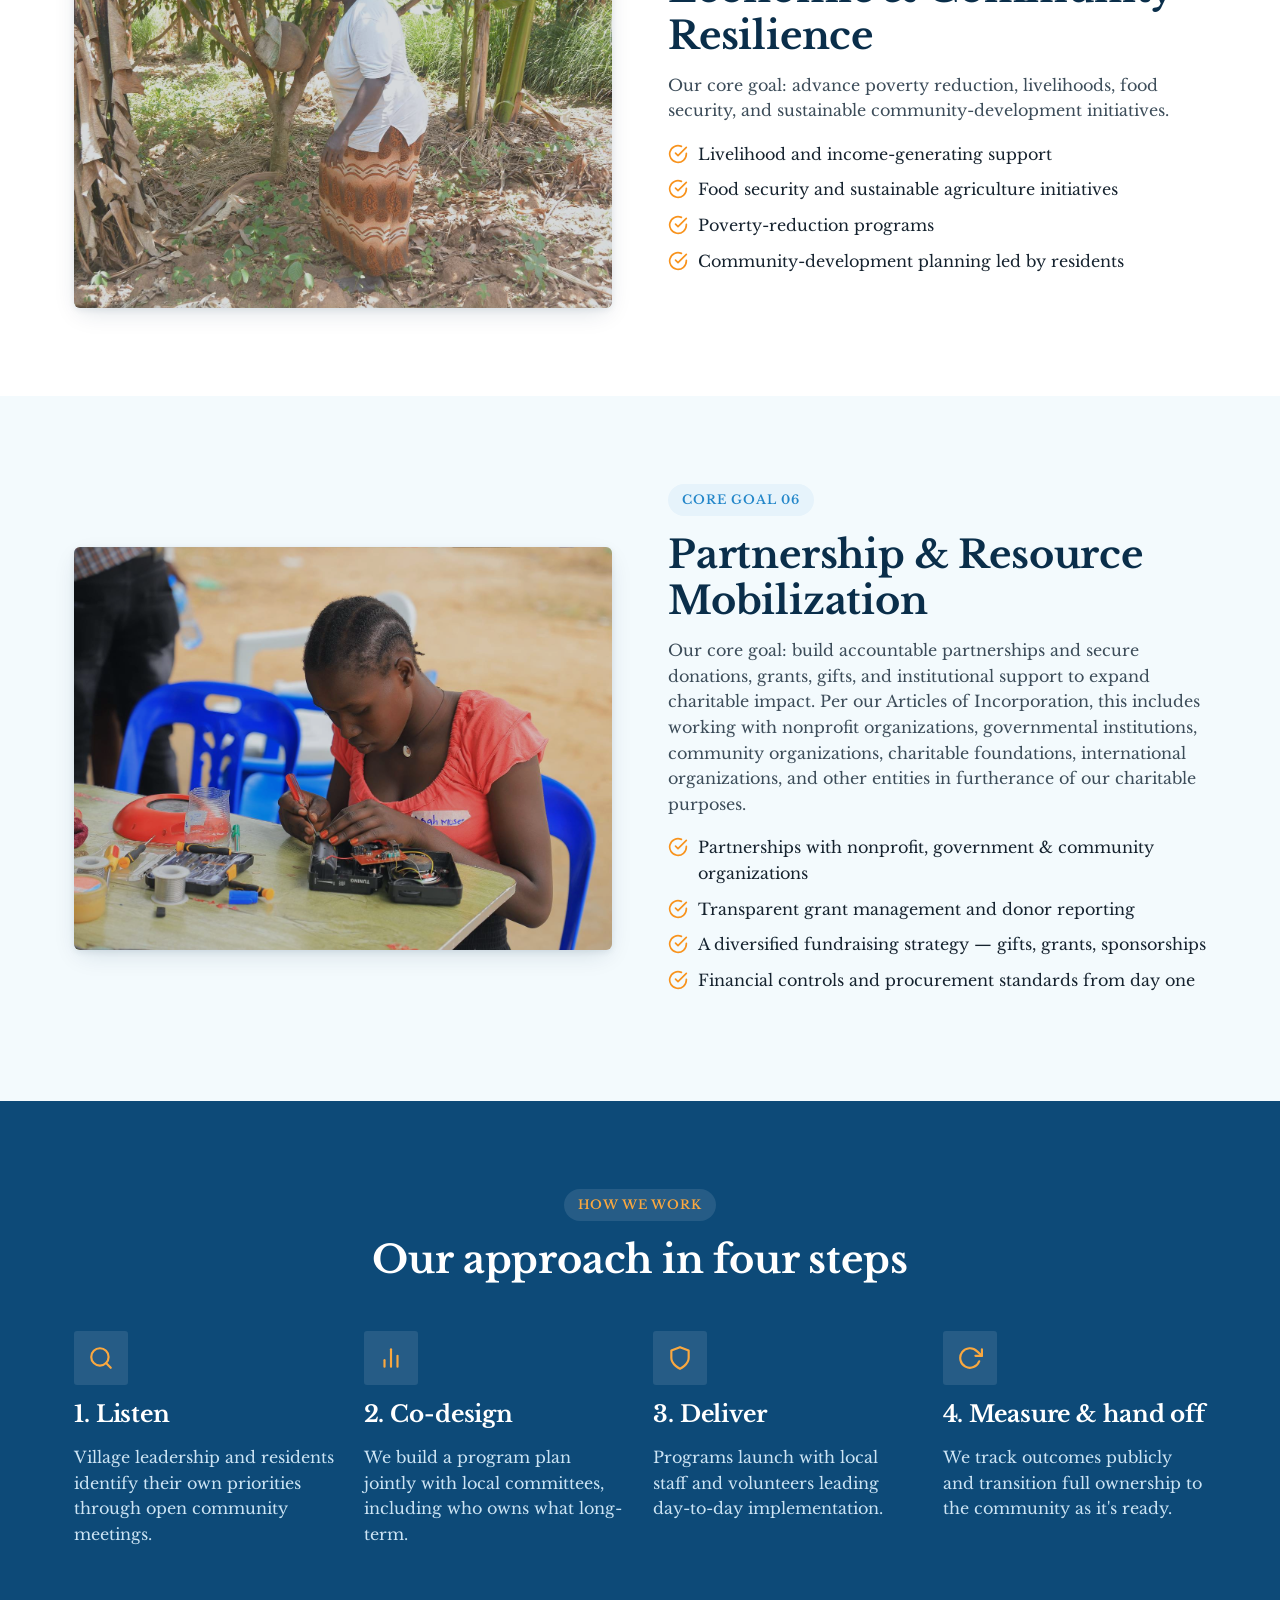
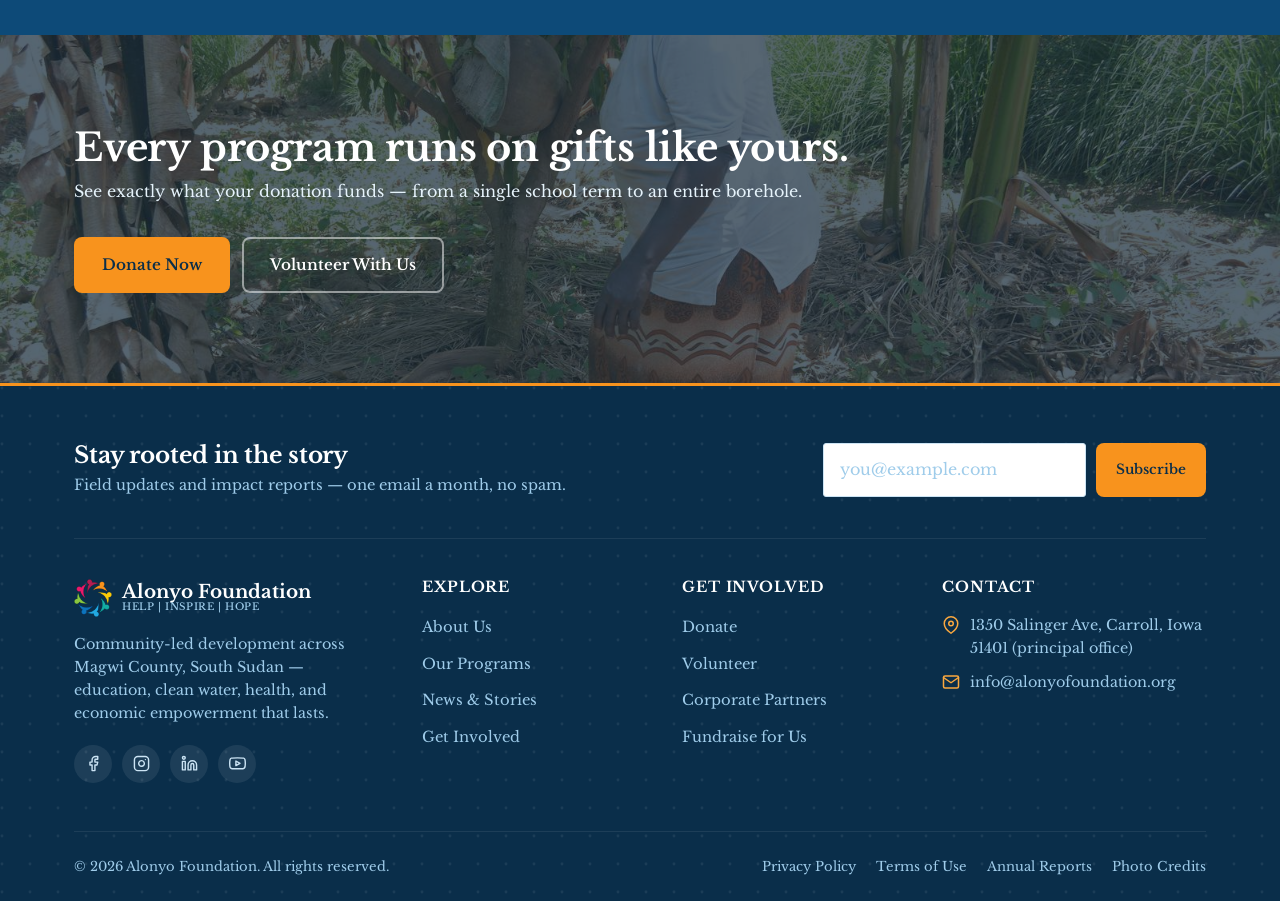
<file: programs.html>
<!DOCTYPE html>
<html lang="en">
<head>
<meta charset="UTF-8">
<meta name="viewport" content="width=device-width, initial-scale=1.0">
<title>Our Programs — Alonyo Foundation</title>
<meta name="description" content="Explore Alonyo Foundation's six core program goals: clean water &amp; WASH, humanitarian assistance, health, education, economic resilience, and partnerships.">
<link rel="icon" type="image/png" href="images/logo/favicon.png">
<link rel="preconnect" href="https://fonts.googleapis.com">
<link rel="preconnect" href="https://fonts.gstatic.com" crossorigin>
<link href="https://fonts.googleapis.com/css2?family=Libre+Baskerville:ital,wght@0,400;0,700;1,400&display=swap" rel="stylesheet">
<link rel="stylesheet" href="css/style.css">
</head>
<body>
<div id="preloader" role="status" aria-live="polite" aria-label="Loading">
  <div class="preloader-inner">
    <span class="preloader-mark"><img src="images/logo/icon.png" alt=""></span>
    <span class="preloader-word">Alonyo Foundation</span>
    <span class="preloader-bar"><span></span></span>
  </div>
</div>
<noscript><style>#preloader{display:none!important;}</style></noscript>

<header class="site-header">
  <div class="nav-wrap">
    <a href="index.html" class="brand">
      <img src="images/logo/logo-wide.png" alt="Alonyo Foundation" class="brand-logo">
    </a>
    <nav class="nav-links">
      <a href="index.html">Home</a>
      <a href="about.html">About</a>
      <div class="nav-item has-mega" data-mega>
        <span class="nav-mega-head">
          <a href="programs.html" class="nav-mega-trigger">Programs</a>
          <button type="button" class="mega-toggle" aria-label="Toggle programs menu" aria-expanded="false">
            <svg viewBox="0 0 24 24" fill="none" stroke="currentColor" stroke-width="2" stroke-linecap="round" stroke-linejoin="round"><polyline points="6 9 12 15 18 9"/></svg>
          </button>
        </span>
        <div class="mega-menu">
          <div class="mega-grid">
            <a href="programs.html#water" class="mega-item">
              <span class="mega-icon"><svg viewBox="0 0 24 24" fill="none" stroke="currentColor" stroke-width="2" stroke-linecap="round" stroke-linejoin="round"><path d="M12 2.69l5.66 5.66a8 8 0 1 1-11.31 0z"/></svg></span>
              <span class="mega-text"><strong>Clean Water &amp; WASH</strong><span>Safe water &amp; sanitation</span></span>
            </a>
            <a href="programs.html#humanitarian" class="mega-item">
              <span class="mega-icon"><svg viewBox="0 0 24 24" fill="none" stroke="currentColor" stroke-width="2" stroke-linecap="round" stroke-linejoin="round"><path d="M12 22s8-4 8-10V5l-8-3-8 3v7c0 6 8 10 8 10z"/></svg></span>
              <span class="mega-text"><strong>Humanitarian Assistance</strong><span>Essential &amp; emergency relief</span></span>
            </a>
            <a href="programs.html#health" class="mega-item">
              <span class="mega-icon"><svg viewBox="0 0 24 24" fill="none" stroke="currentColor" stroke-width="2" stroke-linecap="round" stroke-linejoin="round"><path d="M20.84 4.61a5.5 5.5 0 0 0-7.78 0L12 5.67l-1.06-1.06a5.5 5.5 0 0 0-7.78 7.78l1.06 1.06L12 21.23l7.78-7.78 1.06-1.06a5.5 5.5 0 0 0 0-7.78z"/></svg></span>
              <span class="mega-text"><strong>Health &amp; Well-Being</strong><span>Nutrition &amp; maternal care</span></span>
            </a>
            <a href="programs.html#education" class="mega-item">
              <span class="mega-icon"><svg viewBox="0 0 24 24" fill="none" stroke="currentColor" stroke-width="2" stroke-linecap="round" stroke-linejoin="round"><path d="M2 3h6a4 4 0 0 1 4 4v14a3 3 0 0 0-3-3H2z"/><path d="M22 3h-6a4 4 0 0 0-4 4v14a3 3 0 0 1 3-3h7z"/></svg></span>
              <span class="mega-text"><strong>Education &amp; Opportunity</strong><span>Learning &amp; skills development</span></span>
            </a>
            <a href="programs.html#economic" class="mega-item">
              <span class="mega-icon"><svg viewBox="0 0 24 24" fill="none" stroke="currentColor" stroke-width="2" stroke-linecap="round" stroke-linejoin="round"><polyline points="23 6 13.5 15.5 8.5 10.5 1 18"/><polyline points="17 6 23 6 23 12"/></svg></span>
              <span class="mega-text"><strong>Economic Resilience</strong><span>Livelihoods &amp; food security</span></span>
            </a>
            <a href="programs.html#partnership" class="mega-item">
              <span class="mega-icon"><svg viewBox="0 0 24 24" fill="none" stroke="currentColor" stroke-width="2" stroke-linecap="round" stroke-linejoin="round"><path d="M20 21v-2a4 4 0 0 0-4-4H8a4 4 0 0 0-4 4v2"/><circle cx="12" cy="7" r="4"/></svg></span>
              <span class="mega-text"><strong>Partnerships</strong><span>Resource mobilization</span></span>
            </a>
          </div>
          <div class="mega-side">
            <div class="mega-side-photo" style="background-image:url('images/landscape.jpg');"></div>
            <h4>See the full picture</h4>
            <p>Every program, funded transparently.</p>
            <a href="programs.html" class="btn btn-green btn-sm">View All Programs</a>
          </div>
        </div>
      </div>
      <a href="get-involved.html">Get Involved</a>
      <a href="news.html">News &amp; Stories</a>
      <a href="contact.html">Contact</a>
    </nav>
    <div class="nav-cta">
      <a href="contact.html" class="btn btn-outline btn-sm">Contact Us</a>
      <a href="get-involved.html#donate" class="btn btn-gold btn-sm">Donate</a>
      <button class="nav-toggle" aria-label="Toggle menu" aria-expanded="false">
        <svg viewBox="0 0 24 24" fill="none" stroke="currentColor" stroke-width="2" stroke-linecap="round" stroke-linejoin="round"><line x1="3" y1="12" x2="21" y2="12"/><line x1="3" y1="6" x2="21" y2="6"/><line x1="3" y1="18" x2="21" y2="18"/></svg>
      </button>
    </div>
  </div>
</header>

<main>

  <section class="page-hero photo photo-dark" style="background-image:url('images/landscape.jpg');">
    <div class="container">
      <div class="crumbs"><a href="index.html">Home</a> / Programs</div>
      <h1>Our Programs</h1>
      <p>Six core goals guide our charitable purpose, as filed in our Articles of Incorporation — each one designed to reinforce the others as we build toward our first programs in Omeo and other underserved communities in South Sudan.</p>
    </div>
  </section>

  <!-- QUICK NAV -->
  <section class="bg-white" style="padding:28px 0; border-bottom:1px solid var(--green-100);">
    <div class="container filter-row" style="margin-bottom:0;">
      <a href="#water" class="filter-pill">Clean Water &amp; WASH</a>
      <a href="#humanitarian" class="filter-pill">Humanitarian Assistance</a>
      <a href="#health" class="filter-pill">Health &amp; Well-Being</a>
      <a href="#education" class="filter-pill">Education</a>
      <a href="#economic" class="filter-pill">Economic Resilience</a>
      <a href="#partnership" class="filter-pill">Partnerships</a>
    </div>
  </section>

  <!-- WATER -->
  <section id="water" class="section-pad bg-white">
    <div class="container two-col">
      <div class="reveal">
        <div class="img-block photo photo-light" style="background-image:url('images/water.jpg');"></div>
      </div>
      <div class="reveal">
        <span class="eyebrow">Core Goal 01</span>
        <h2>Clean Water &amp; WASH</h2>
        <p style="margin:14px 0 18px;">Nationally, an estimated 59% of people in South Sudan lack access to safe water, and only 10% have access to improved sanitation (UNICEF). Our core goal: expand access to safe water and strengthen sanitation and hygiene systems that reduce preventable illness. Per our Articles of Incorporation, our charitable purposes include improving access to safe and clean water in underserved communities, and supporting water, sanitation, and hygiene programs and infrastructure.</p>
        <ul class="check-list" style="display:flex; flex-direction:column; gap:10px; margin-bottom:20px;">
          <li><svg viewBox="0 0 24 24" fill="none" stroke="currentColor" stroke-width="2" stroke-linecap="round" stroke-linejoin="round" aria-hidden="true"><path d="M22 11.08V12a10 10 0 1 1-5.93-9.14"/><polyline points="22 4 12 14.01 9 11.01"/></svg><span>Community water point construction and rehabilitation</span></li>
          <li><svg viewBox="0 0 24 24" fill="none" stroke="currentColor" stroke-width="2" stroke-linecap="round" stroke-linejoin="round" aria-hidden="true"><path d="M22 11.08V12a10 10 0 1 1-5.93-9.14"/><polyline points="22 4 12 14.01 9 11.01"/></svg><span>Hygiene and sanitation education for households and schools</span></li>
          <li><svg viewBox="0 0 24 24" fill="none" stroke="currentColor" stroke-width="2" stroke-linecap="round" stroke-linejoin="round" aria-hidden="true"><path d="M22 11.08V12a10 10 0 1 1-5.93-9.14"/><polyline points="22 4 12 14.01 9 11.01"/></svg><span>Water committee training for long-term upkeep</span></li>
          <li><svg viewBox="0 0 24 24" fill="none" stroke="currentColor" stroke-width="2" stroke-linecap="round" stroke-linejoin="round" aria-hidden="true"><path d="M22 11.08V12a10 10 0 1 1-5.93-9.14"/><polyline points="22 4 12 14.01 9 11.01"/></svg><span>WASH needs assessments to prioritize the highest-need areas</span></li>
        </ul>
      </div>
    </div>
  </section>

  <!-- HUMANITARIAN -->
  <section id="humanitarian" class="section-pad bg-green-50">
    <div class="container two-col">
      <div class="reveal" style="order:2;">
        <span class="eyebrow">Core Goal 02</span>
        <h2>Humanitarian &amp; Essential Assistance</h2>
        <p style="margin:14px 0 18px;">Our core goal: provide timely food, household, hygiene, sanitary, and personal-care support to people facing poverty, displacement, disaster, or hardship. Per our Articles of Incorporation, this means supporting vulnerable children, women, elderly persons, families, and other individuals experiencing poverty or humanitarian hardship.</p>
        <ul class="check-list" style="display:flex; flex-direction:column; gap:10px; margin-bottom:20px;">
          <li><svg viewBox="0 0 24 24" fill="none" stroke="currentColor" stroke-width="2" stroke-linecap="round" stroke-linejoin="round" aria-hidden="true"><path d="M22 11.08V12a10 10 0 1 1-5.93-9.14"/><polyline points="22 4 12 14.01 9 11.01"/></svg><span>Essential household and hygiene supply distribution</span></li>
          <li><svg viewBox="0 0 24 24" fill="none" stroke="currentColor" stroke-width="2" stroke-linecap="round" stroke-linejoin="round" aria-hidden="true"><path d="M22 11.08V12a10 10 0 1 1-5.93-9.14"/><polyline points="22 4 12 14.01 9 11.01"/></svg><span>Support prioritized for vulnerable children, women, elders &amp; families</span></li>
          <li><svg viewBox="0 0 24 24" fill="none" stroke="currentColor" stroke-width="2" stroke-linecap="round" stroke-linejoin="round" aria-hidden="true"><path d="M22 11.08V12a10 10 0 1 1-5.93-9.14"/><polyline points="22 4 12 14.01 9 11.01"/></svg><span>Emergency and disaster relief response</span></li>
          <li><svg viewBox="0 0 24 24" fill="none" stroke="currentColor" stroke-width="2" stroke-linecap="round" stroke-linejoin="round" aria-hidden="true"><path d="M22 11.08V12a10 10 0 1 1-5.93-9.14"/><polyline points="22 4 12 14.01 9 11.01"/></svg><span>Needs assessments to guide where help goes first</span></li>
        </ul>
      </div>
      <div class="reveal" style="order:1;">
        <div class="img-block photo photo-light" style="background-image:url('images/landscape.jpg');"></div>
      </div>
    </div>
  </section>

  <!-- HEALTH -->
  <section id="health" class="section-pad bg-white">
    <div class="container two-col">
      <div class="reveal">
        <div class="img-block photo photo-light" style="background-image:url('images/health.jpg');"></div>
      </div>
      <div class="reveal">
        <span class="eyebrow">Core Goal 03</span>
        <h2>Health &amp; Well-Being</h2>
        <p style="margin:14px 0 18px;">Our core goal: support community health, nutrition, disease prevention, maternal and child health, and wellness initiatives.</p>
        <ul class="check-list" style="display:flex; flex-direction:column; gap:10px; margin-bottom:20px;">
          <li><svg viewBox="0 0 24 24" fill="none" stroke="currentColor" stroke-width="2" stroke-linecap="round" stroke-linejoin="round" aria-hidden="true"><path d="M22 11.08V12a10 10 0 1 1-5.93-9.14"/><polyline points="22 4 12 14.01 9 11.01"/></svg><span>Community health and disease-prevention initiatives</span></li>
          <li><svg viewBox="0 0 24 24" fill="none" stroke="currentColor" stroke-width="2" stroke-linecap="round" stroke-linejoin="round" aria-hidden="true"><path d="M22 11.08V12a10 10 0 1 1-5.93-9.14"/><polyline points="22 4 12 14.01 9 11.01"/></svg><span>Maternal and child health support</span></li>
          <li><svg viewBox="0 0 24 24" fill="none" stroke="currentColor" stroke-width="2" stroke-linecap="round" stroke-linejoin="round" aria-hidden="true"><path d="M22 11.08V12a10 10 0 1 1-5.93-9.14"/><polyline points="22 4 12 14.01 9 11.01"/></svg><span>Nutrition and wellness programs</span></li>
          <li><svg viewBox="0 0 24 24" fill="none" stroke="currentColor" stroke-width="2" stroke-linecap="round" stroke-linejoin="round" aria-hidden="true"><path d="M22 11.08V12a10 10 0 1 1-5.93-9.14"/><polyline points="22 4 12 14.01 9 11.01"/></svg><span>Partnerships with local health providers</span></li>
        </ul>
      </div>
    </div>
  </section>

  <!-- EDUCATION -->
  <section id="education" class="section-pad bg-green-50">
    <div class="container two-col">
      <div class="reveal" style="order:2;">
        <span class="eyebrow">Core Goal 04</span>
        <h2>Education &amp; Opportunity</h2>
        <p style="margin:14px 0 18px;">An estimated 2.8 million children in South Sudan are out of school (UNICEF). Our core goal: increase access to education, learning resources, skills development, and pathways that improve long-term opportunity.</p>
        <ul class="check-list" style="display:flex; flex-direction:column; gap:10px; margin-bottom:20px;">
          <li><svg viewBox="0 0 24 24" fill="none" stroke="currentColor" stroke-width="2" stroke-linecap="round" stroke-linejoin="round" aria-hidden="true"><path d="M22 11.08V12a10 10 0 1 1-5.93-9.14"/><polyline points="22 4 12 14.01 9 11.01"/></svg><span>Access to education and learning resources</span></li>
          <li><svg viewBox="0 0 24 24" fill="none" stroke="currentColor" stroke-width="2" stroke-linecap="round" stroke-linejoin="round" aria-hidden="true"><path d="M22 11.08V12a10 10 0 1 1-5.93-9.14"/><polyline points="22 4 12 14.01 9 11.01"/></svg><span>Skills development and training</span></li>
          <li><svg viewBox="0 0 24 24" fill="none" stroke="currentColor" stroke-width="2" stroke-linecap="round" stroke-linejoin="round" aria-hidden="true"><path d="M22 11.08V12a10 10 0 1 1-5.93-9.14"/><polyline points="22 4 12 14.01 9 11.01"/></svg><span>Support for underserved students and communities</span></li>
          <li><svg viewBox="0 0 24 24" fill="none" stroke="currentColor" stroke-width="2" stroke-linecap="round" stroke-linejoin="round" aria-hidden="true"><path d="M22 11.08V12a10 10 0 1 1-5.93-9.14"/><polyline points="22 4 12 14.01 9 11.01"/></svg><span>Partnerships with local schools</span></li>
        </ul>
      </div>
      <div class="reveal" style="order:1;">
        <div class="img-block photo photo-light" style="background-image:url('images/education.jpg');"></div>
      </div>
    </div>
  </section>

  <!-- ECONOMIC -->
  <section id="economic" class="section-pad bg-white">
    <div class="container two-col">
      <div class="reveal">
        <div class="img-block photo photo-light" style="background-image:url('images/agriculture.jpg');"></div>
      </div>
      <div class="reveal">
        <span class="eyebrow">Core Goal 05</span>
        <h2>Economic &amp; Community Resilience</h2>
        <p style="margin:14px 0 18px;">Our core goal: advance poverty reduction, livelihoods, food security, and sustainable community-development initiatives.</p>
        <ul class="check-list" style="display:flex; flex-direction:column; gap:10px; margin-bottom:20px;">
          <li><svg viewBox="0 0 24 24" fill="none" stroke="currentColor" stroke-width="2" stroke-linecap="round" stroke-linejoin="round" aria-hidden="true"><path d="M22 11.08V12a10 10 0 1 1-5.93-9.14"/><polyline points="22 4 12 14.01 9 11.01"/></svg><span>Livelihood and income-generating support</span></li>
          <li><svg viewBox="0 0 24 24" fill="none" stroke="currentColor" stroke-width="2" stroke-linecap="round" stroke-linejoin="round" aria-hidden="true"><path d="M22 11.08V12a10 10 0 1 1-5.93-9.14"/><polyline points="22 4 12 14.01 9 11.01"/></svg><span>Food security and sustainable agriculture initiatives</span></li>
          <li><svg viewBox="0 0 24 24" fill="none" stroke="currentColor" stroke-width="2" stroke-linecap="round" stroke-linejoin="round" aria-hidden="true"><path d="M22 11.08V12a10 10 0 1 1-5.93-9.14"/><polyline points="22 4 12 14.01 9 11.01"/></svg><span>Poverty-reduction programs</span></li>
          <li><svg viewBox="0 0 24 24" fill="none" stroke="currentColor" stroke-width="2" stroke-linecap="round" stroke-linejoin="round" aria-hidden="true"><path d="M22 11.08V12a10 10 0 1 1-5.93-9.14"/><polyline points="22 4 12 14.01 9 11.01"/></svg><span>Community-development planning led by residents</span></li>
        </ul>
      </div>
    </div>
  </section>

  <!-- PARTNERSHIP -->
  <section id="partnership" class="section-pad bg-green-50">
    <div class="container two-col">
      <div class="reveal" style="order:2;">
        <span class="eyebrow">Core Goal 06</span>
        <h2>Partnership &amp; Resource Mobilization</h2>
        <p style="margin:14px 0 18px;">Our core goal: build accountable partnerships and secure donations, grants, gifts, and institutional support to expand charitable impact. Per our Articles of Incorporation, this includes working with nonprofit organizations, governmental institutions, community organizations, charitable foundations, international organizations, and other entities in furtherance of our charitable purposes.</p>
        <ul class="check-list" style="display:flex; flex-direction:column; gap:10px; margin-bottom:20px;">
          <li><svg viewBox="0 0 24 24" fill="none" stroke="currentColor" stroke-width="2" stroke-linecap="round" stroke-linejoin="round" aria-hidden="true"><path d="M22 11.08V12a10 10 0 1 1-5.93-9.14"/><polyline points="22 4 12 14.01 9 11.01"/></svg><span>Partnerships with nonprofit, government &amp; community organizations</span></li>
          <li><svg viewBox="0 0 24 24" fill="none" stroke="currentColor" stroke-width="2" stroke-linecap="round" stroke-linejoin="round" aria-hidden="true"><path d="M22 11.08V12a10 10 0 1 1-5.93-9.14"/><polyline points="22 4 12 14.01 9 11.01"/></svg><span>Transparent grant management and donor reporting</span></li>
          <li><svg viewBox="0 0 24 24" fill="none" stroke="currentColor" stroke-width="2" stroke-linecap="round" stroke-linejoin="round" aria-hidden="true"><path d="M22 11.08V12a10 10 0 1 1-5.93-9.14"/><polyline points="22 4 12 14.01 9 11.01"/></svg><span>A diversified fundraising strategy — gifts, grants, sponsorships</span></li>
          <li><svg viewBox="0 0 24 24" fill="none" stroke="currentColor" stroke-width="2" stroke-linecap="round" stroke-linejoin="round" aria-hidden="true"><path d="M22 11.08V12a10 10 0 1 1-5.93-9.14"/><polyline points="22 4 12 14.01 9 11.01"/></svg><span>Financial controls and procurement standards from day one</span></li>
        </ul>
      </div>
      <div class="reveal" style="order:1;">
        <div class="img-block photo photo-light" style="background-image:url('images/women.jpg');"></div>
      </div>
    </div>
  </section>

  <!-- APPROACH -->
  <section class="section-pad bg-green-900">
    <div class="container">
      <div class="section-head center">
        <span class="eyebrow">How we work</span>
        <h2>Our approach in four steps</h2>
      </div>
      <div class="grid grid-4 stagger">
        <div class="value-item" style="flex-direction:column;">
          <div class="icon-tile" style="background:rgba(255,255,255,0.1); color:var(--gold-400);"><svg viewBox="0 0 24 24" fill="none" stroke="currentColor" stroke-width="2" stroke-linecap="round" stroke-linejoin="round"><circle cx="11" cy="11" r="8"/><line x1="21" y1="21" x2="16.65" y2="16.65"/></svg></div>
          <h3 style="color:white;">1. Listen</h3>
          <p>Village leadership and residents identify their own priorities through open community meetings.</p>
        </div>
        <div class="value-item" style="flex-direction:column;">
          <div class="icon-tile" style="background:rgba(255,255,255,0.1); color:var(--gold-400);"><svg viewBox="0 0 24 24" fill="none" stroke="currentColor" stroke-width="2" stroke-linecap="round" stroke-linejoin="round"><line x1="18" y1="20" x2="18" y2="10"/><line x1="12" y1="20" x2="12" y2="4"/><line x1="6" y1="20" x2="6" y2="14"/></svg></div>
          <h3 style="color:white;">2. Co-design</h3>
          <p>We build a program plan jointly with local committees, including who owns what long-term.</p>
        </div>
        <div class="value-item" style="flex-direction:column;">
          <div class="icon-tile" style="background:rgba(255,255,255,0.1); color:var(--gold-400);"><svg viewBox="0 0 24 24" fill="none" stroke="currentColor" stroke-width="2" stroke-linecap="round" stroke-linejoin="round"><path d="M12 22s8-4 8-10V5l-8-3-8 3v7c0 6 8 10 8 10z"/></svg></div>
          <h3 style="color:white;">3. Deliver</h3>
          <p>Programs launch with local staff and volunteers leading day-to-day implementation.</p>
        </div>
        <div class="value-item" style="flex-direction:column;">
          <div class="icon-tile" style="background:rgba(255,255,255,0.1); color:var(--gold-400);"><svg viewBox="0 0 24 24" fill="none" stroke="currentColor" stroke-width="2" stroke-linecap="round" stroke-linejoin="round"><polyline points="23 4 23 10 17 10"/><path d="M20.49 15a9 9 0 1 1-2.12-9.36L23 10"/></svg></div>
          <h3 style="color:white;">4. Measure &amp; hand off</h3>
          <p>We track outcomes publicly and transition full ownership to the community as it's ready.</p>
        </div>
      </div>
    </div>
  </section>

  <!-- CTA -->
  <section class="cta-section reveal-scale photo photo-dark" style="background-image:url('images/agriculture.jpg');">
    <div class="container cta-banner">
      <div>
        <h2>Every program runs on gifts like yours.</h2>
        <p>See exactly what your donation funds — from a single school term to an entire borehole.</p>
      </div>
      <div class="actions">
        <a href="get-involved.html#donate" class="btn btn-gold">Donate Now</a>
        <a href="get-involved.html#volunteer" class="btn btn-outline-light">Volunteer With Us</a>
      </div>
    </div>
  </section>

</main>

<footer class="site-footer">
  <div class="container">
    <div class="footer-newsletter reveal">
      <div>
        <h3>Stay rooted in the story</h3>
        <p>Field updates and impact reports — one email a month, no spam.</p>
      </div>
      <div>
        <form data-validate class="footer-newsletter-form">
          <div class="field">
            <input type="email" name="footer-newsletter-email" required placeholder="you@example.com">
            <div class="field-error-msg">Please enter a valid email.</div>
          </div>
          <button type="submit" class="btn btn-gold btn-sm">Subscribe</button>
        </form>
        <div class="form-success"><svg viewBox="0 0 24 24" fill="none" stroke="currentColor" stroke-width="2" stroke-linecap="round" stroke-linejoin="round" width="16" height="16"><polyline points="20 6 9 17 4 12"/></svg> Subscribed! Thanks for following our work.</div>
      </div>
    </div>
    <div class="footer-grid stagger">
      <div class="footer-brand">
        <a href="index.html" class="brand">
          <img src="images/logo/icon.png" alt="" class="brand-mark-icon">
          <span class="brand-name">Alonyo Foundation<span>Help | Inspire | Hope</span></span>
        </a>
        <p>Community-led development across Magwi County, South Sudan — education, clean water, health, and economic empowerment that lasts.</p>
        <div class="social-row">
          <a href="#" aria-label="Facebook"><svg viewBox="0 0 24 24" fill="none" stroke="currentColor" stroke-width="2" stroke-linecap="round" stroke-linejoin="round"><path d="M18 2h-3a5 5 0 0 0-5 5v3H7v4h3v8h4v-8h3l1-4h-4V7a1 1 0 0 1 1-1h3z"/></svg></a>
          <a href="#" aria-label="Instagram"><svg viewBox="0 0 24 24" fill="none" stroke="currentColor" stroke-width="2" stroke-linecap="round" stroke-linejoin="round"><rect x="2" y="2" width="20" height="20" rx="5" ry="5"/><path d="M16 11.37A4 4 0 1 1 12.63 8 4 4 0 0 1 16 11.37z"/><line x1="17.5" y1="6.5" x2="17.51" y2="6.5"/></svg></a>
          <a href="#" aria-label="LinkedIn"><svg viewBox="0 0 24 24" fill="none" stroke="currentColor" stroke-width="2" stroke-linecap="round" stroke-linejoin="round"><path d="M16 8a6 6 0 0 1 6 6v7h-4v-7a2 2 0 0 0-2-2 2 2 0 0 0-2 2v7h-4v-7a6 6 0 0 1 6-6z"/><rect x="2" y="9" width="4" height="12"/><circle cx="4" cy="4" r="2"/></svg></a>
          <a href="#" aria-label="YouTube"><svg viewBox="0 0 24 24" fill="none" stroke="currentColor" stroke-width="2" stroke-linecap="round" stroke-linejoin="round"><path d="M22.54 6.42a2.78 2.78 0 0 0-1.94-2C18.88 4 12 4 12 4s-6.88 0-8.6.46a2.78 2.78 0 0 0-1.94 2A29 29 0 0 0 1 11.75a29 29 0 0 0 .46 5.33A2.78 2.78 0 0 0 3.4 19c1.72.46 8.6.46 8.6.46s6.88 0 8.6-.46a2.78 2.78 0 0 0 1.94-2 29 29 0 0 0 .46-5.25 29 29 0 0 0-.46-5.33z"/><polygon points="9.75 15.02 15.5 11.75 9.75 8.48 9.75 15.02"/></svg></a>
        </div>
      </div>
      <div class="footer-col">
        <h4>Explore</h4>
        <ul>
          <li><a href="about.html">About Us</a></li>
          <li><a href="programs.html">Our Programs</a></li>
          <li><a href="news.html">News &amp; Stories</a></li>
          <li><a href="get-involved.html">Get Involved</a></li>
        </ul>
      </div>
      <div class="footer-col">
        <h4>Get Involved</h4>
        <ul>
          <li><a href="get-involved.html#donate">Donate</a></li>
          <li><a href="get-involved.html#volunteer">Volunteer</a></li>
          <li><a href="get-involved.html#partner">Corporate Partners</a></li>
          <li><a href="get-involved.html#fundraise">Fundraise for Us</a></li>
        </ul>
      </div>
      <div class="footer-col">
        <h4>Contact</h4>
        <ul class="footer-contact">
          <li><svg viewBox="0 0 24 24" fill="none" stroke="currentColor" stroke-width="2" stroke-linecap="round" stroke-linejoin="round"><path d="M21 10c0 7-9 13-9 13s-9-6-9-13a9 9 0 0 1 18 0z"/><circle cx="12" cy="10" r="3"/></svg> 1350 Salinger Ave, Carroll, Iowa 51401 (principal office)</li>
          <li><svg viewBox="0 0 24 24" fill="none" stroke="currentColor" stroke-width="2" stroke-linecap="round" stroke-linejoin="round"><path d="M4 4h16c1.1 0 2 .9 2 2v12c0 1.1-.9 2-2 2H4c-1.1 0-2-.9-2-2V6c0-1.1.9-2 2-2z"/><polyline points="22,6 12,13 2,6"/></svg> info@alonyofoundation.org</li>
          </ul>
      </div>
    </div>
    <div class="footer-bottom">
      <div>© <span data-year>2026</span> Alonyo Foundation. All rights reserved.</div>
      <div class="footer-bottom-links">
        <a href="#">Privacy Policy</a>
        <a href="#">Terms of Use</a>
        <a href="#">Annual Reports</a>
        <a href="photo-credits.html">Photo Credits</a>
      </div>
    </div>
  </div>
</footer>

<button class="back-top" aria-label="Back to top">
  <svg viewBox="0 0 24 24" fill="none" stroke="currentColor" stroke-width="2" stroke-linecap="round" stroke-linejoin="round"><line x1="12" y1="19" x2="12" y2="5"/><polyline points="5 12 12 5 19 12"/></svg>
</button>

<script src="js/main.js"></script>
</body>
</html>
</file>
<file: css/style.css>
/* =========================================================
   Alonyo Foundation — Design System
   Palette matched to the logo (blue/orange/teal/pink), fast/snappy motion
   Note: variable names kept as --green-N and --gold-N for backward
   compatibility across the codebase, but values are now blue/orange.
   ========================================================= */

:root {
  /* "Green" scale -> brand blue (from the logo wordmark, #0E74BC) */
  --green-950: #0A2E4A;
  --green-900: #0D4A78;
  --green-800: #0E5C93;
  --green-700: #0E74BC;
  --green-600: #2286C9;
  --green-500: #3B9AD6;
  --green-400: #6BB3E0;
  --green-300: #9FCCEA;
  --green-200: #CCE4F4;
  --green-100: #E6F3FB;
  --green-50:  #F3FAFD;

  /* Warm neutrals */
  --sand-50:  #FDFBF6;
  --sand-100: #FBF7EE;
  --sand-200: #F4EEDD;

  /* "Gold" scale -> brand orange (from the logo, #F8931D) */
  --gold-400: #FAA83F;
  --gold-500: #F8931D;
  --gold-600: #D97D0F;

  /* Extra logo accents, used sparingly (icon variety, tags) */
  --teal-500: #15ACA3;
  --teal-600: #0E8E86;
  --teal-100: #DFF5F3;
  --pink-500: #EB1A6B;
  --pink-600: #C2135A;
  --pink-100: #FCE1EC;
  --leaf-500: #8BC741;

  /* Ink (blue-tinted neutrals, replacing the old green-tinted grays) */
  --ink-900: #15222E;
  --ink-800: #1D2E3C;
  --ink-700: #3C4C59;
  --ink-500: #647685;
  --ink-300: #9AACB8;

  --white: #FFFFFF;

  /* Elevation */
  --shadow-sm: 0 1px 3px rgba(10, 46, 74, 0.08), 0 1px 2px rgba(10, 46, 74, 0.06);
  --shadow-md: 0 8px 24px -6px rgba(10, 46, 74, 0.16), 0 2px 6px rgba(10, 46, 74, 0.08);
  --shadow-lg: 0 20px 48px -12px rgba(10, 46, 74, 0.24);

  /* Radius */
  --r-sm: 3px;
  --r-md: 5px;
  --r-lg: 6px;
  --r-pill: 999px;

  /* Motion — fast & snappy per project preference */
  --ease-out: cubic-bezier(0.16, 1, 0.3, 1);
  --ease-spring: cubic-bezier(0.34, 1.56, 0.64, 1);
  --dur-fast: 140ms;
  --dur-base: 240ms;
  --dur-slow: 380ms;

  --container: 1180px;
}

/* ---------- Reset ---------- */
*, *::before, *::after { box-sizing: border-box; }
html { scroll-behavior: smooth; }
body, h1, h2, h3, h4, p, ul, ol, figure { margin: 0; }
ul, ol { padding: 0; list-style: none; }
img, svg { display: block; max-width: 100%; }
a { color: inherit; text-decoration: none; }
button { font: inherit; cursor: pointer; }
input, textarea, select { font: inherit; }

body {
  background: var(--sand-100);
  color: var(--ink-900);
  font-family: 'Libre Baskerville', Georgia, 'Times New Roman', serif;
  font-size: 16px;
  line-height: 1.6;
  -webkit-font-smoothing: antialiased;
}

h1, h2, h3, h4, .font-display {
  font-family: 'Libre Baskerville', Georgia, 'Times New Roman', serif;
  font-weight: 700;
  line-height: 1.2;
  color: var(--green-950);
  letter-spacing: -0.005em;
}

h1 { font-size: clamp(2.2rem, 4.5vw, 3.6rem); }
h2 { font-size: clamp(1.7rem, 3vw, 2.5rem); }
h3 { font-size: clamp(1.2rem, 1.8vw, 1.5rem); }

p { color: var(--ink-700); }

.container {
  width: 100%;
  max-width: var(--container);
  margin: 0 auto;
  padding: 0 24px;
}

section { position: relative; }

.section-pad { padding: 88px 0; }
@media (max-width: 720px) { .section-pad { padding: 56px 0; } }

.bg-white { background: var(--white); }
.bg-sand { background: var(--sand-100); }
.bg-sand-2 { background: var(--sand-200); }
.bg-green-50 { background: var(--green-50); }
.bg-green-900 { background: var(--green-900); color: var(--green-100); }
.bg-green-900 p { color: var(--green-200); }
.bg-green-900 h2, .bg-green-900 h3 { color: var(--white); }

/* ---------- Type utilities ---------- */
.eyebrow {
  display: inline-flex;
  align-items: center;
  gap: 8px;
  font-family: 'Libre Baskerville', Georgia, serif;
  font-weight: 600;
  font-size: 0.78rem;
  letter-spacing: 0.08em;
  text-transform: uppercase;
  color: var(--green-600);
  background: var(--green-100);
  padding: 6px 14px;
  border-radius: var(--r-pill);
  margin-bottom: 16px;
}
.bg-green-900 .eyebrow { background: rgba(255,255,255,0.1); color: var(--gold-400); }

.lede {
  font-size: clamp(1.02rem, 1.4vw, 1.2rem);
  color: var(--ink-700);
  max-width: 620px;
}
.bg-green-900 .lede { color: var(--green-100); }

.section-head { max-width: 680px; margin-bottom: 48px; }
.section-head.center { margin-inline: auto; text-align: center; }

.text-gold { color: var(--gold-500); }
.text-green { color: var(--green-600); }

/* ---------- Buttons ---------- */
.btn {
  display: inline-flex;
  align-items: center;
  justify-content: center;
  gap: 8px;
  padding: 14px 26px;
  border-radius: 8px;
  font-family: 'Libre Baskerville', Georgia, serif;
  font-weight: 600;
  font-size: 0.95rem;
  border: 2px solid transparent;
  transition: transform var(--dur-fast) var(--ease-spring),
              background-color var(--dur-fast) var(--ease-out),
              box-shadow var(--dur-fast) var(--ease-out),
              color var(--dur-fast) var(--ease-out),
              border-color var(--dur-fast) var(--ease-out);
  white-space: nowrap;
}
.btn:active { transform: scale(0.96); }
.btn svg { width: 18px; height: 18px; transition: transform var(--dur-fast) var(--ease-spring); }
.btn:hover svg { transform: translateX(3px); }

.btn-gold { background: var(--gold-500); color: var(--green-950); }
.btn-gold:hover { background: var(--gold-600); box-shadow: var(--shadow-md); transform: translateY(-2px); }

.btn-green { background: var(--green-700); color: var(--white); }
.btn-green:hover { background: var(--green-800); box-shadow: var(--shadow-md); transform: translateY(-2px); }

.btn-outline { border-color: var(--green-700); color: var(--green-700); background: transparent; }
.btn-outline:hover { background: var(--green-700); color: var(--white); transform: translateY(-2px); }

.btn-outline-light { border-color: rgba(255,255,255,0.5); color: var(--white); background: transparent; }
.btn-outline-light:hover { background: var(--white); color: var(--green-900); transform: translateY(-2px); }

.btn-block { width: 100%; }
.btn-sm { padding: 10px 18px; font-size: 0.85rem; }

/* ---------- Header ---------- */
.site-header {
  position: sticky;
  top: 0;
  z-index: 100;
  background: rgba(251, 247, 238, 0.85);
  backdrop-filter: blur(10px);
  border-bottom: 1px solid rgba(10,46,74,0.06);
  transition: box-shadow 420ms var(--ease-out), background-color 420ms var(--ease-out);
}
.site-header.is-scrolled { box-shadow: var(--shadow-sm); background: rgba(251, 247, 238, 0.97); }

.nav-wrap {
  display: flex;
  align-items: center;
  justify-content: space-between;
  padding: 16px 24px;
  max-width: var(--container);
  margin: 0 auto;
  transition: padding 420ms var(--ease-out);
}
.site-header.is-scrolled .nav-wrap { padding: 10px 24px; }

.brand { display: flex; align-items: center; gap: 10px; }
.brand-logo {
  height: 42px;
  width: auto;
  display: block;
  transition: transform 420ms var(--ease-out);
}
.brand:hover .brand-logo { transform: scale(1.04); }
.site-header.is-scrolled .brand-logo { height: 34px; }
.brand-mark-icon {
  width: 38px; height: 38px;
  display: block;
  flex-shrink: 0;
  transition: transform 420ms var(--ease-out);
}
.brand:hover .brand-mark-icon { transform: rotate(-8deg) scale(1.05); }
.brand-name {
  font-family: 'Libre Baskerville', Georgia, serif;
  font-weight: 700;
  font-size: 1.15rem;
  color: var(--green-950);
  line-height: 1.1;
  transition: font-size 420ms var(--ease-out);
}
.site-header.is-scrolled .brand-name { font-size: 0.97rem; }
.brand-name span { display: block; font-size: 0.62rem; font-weight: 500; letter-spacing: 0.06em; color: var(--green-600); text-transform: uppercase; }

.nav-links {
  display: flex;
  align-items: center;
  gap: 30px;
}
.nav-links a {
  position: relative;
  font-weight: 500;
  font-size: 0.95rem;
  color: var(--ink-700);
  padding: 6px 0;
  transition: color var(--dur-fast) var(--ease-out);
}
.nav-links a::after {
  content: '';
  position: absolute;
  left: 0; bottom: -2px;
  width: 0; height: 2px;
  background: var(--green-600);
  transition: width var(--dur-fast) var(--ease-out);
}
.nav-links a:hover, .nav-links a.active { color: var(--green-700); }
.nav-links a:hover::after, .nav-links a.active::after { width: 100%; }

.nav-cta { display: flex; align-items: center; gap: 14px; }

.nav-toggle {
  display: none;
  background: none; border: none;
  width: 40px; height: 40px;
  border-radius: 5px;
  align-items: center; justify-content: center;
  color: var(--green-900);
}
.nav-toggle:hover { background: var(--green-100); }
.nav-toggle svg { width: 24px; height: 24px; }

@media (max-width: 900px) {
  .nav-links {
    position: fixed; inset: 72px 16px auto 16px;
    background: var(--white);
    flex-direction: column;
    align-items: flex-start;
    padding: 20px 24px;
    border-radius: var(--r-md);
    box-shadow: var(--shadow-lg);
    gap: 18px;
    transform: translateY(-12px) scale(0.98);
    opacity: 0;
    visibility: hidden;
    transition: transform var(--dur-base) var(--ease-out), opacity var(--dur-base) var(--ease-out), visibility var(--dur-base);
  }
  .nav-links.is-open { transform: translateY(0) scale(1); opacity: 1; visibility: visible; }
  .nav-toggle { display: flex; }
  .nav-cta .btn-outline { display: none; }
}

/* ---------- Photo backgrounds (solid-color overlays, no gradients) ---------- */
.photo {
  position: relative;
  background-size: cover;
  background-position: center;
  overflow: hidden;
}
.photo::before {
  content: '';
  position: absolute;
  inset: 0;
  background-color: var(--photo-tint, rgba(8, 30, 48, 0.4));
}
.photo > * { position: relative; z-index: 2; }
.photo-dark { --photo-tint: rgba(8, 30, 48, 0.68); }
.photo-light { --photo-tint: rgba(8, 30, 48, 0.16); }

.img-block.photo, .map-box.photo {
  transition: transform 500ms var(--ease-out);
}
.img-block.photo:hover, .map-box.photo:hover { transform: scale(1.025); }

/* ---------- Hero ---------- */
.hero {
  position: relative;
  overflow: hidden;
  color: var(--white);
  padding: 96px 0 110px;
}
@media (min-width: 900px) {
  .hero {
    min-height: 100vh;
    display: flex;
    align-items: center;
    padding: 110px 0 90px;
  }
  .hero-stats { flex-wrap: nowrap; }
  .hero-stat { flex: 1; text-align: center; }
}

.hero-slides { position: absolute; inset: 0; z-index: 0; }
.hero-slide {
  position: absolute; inset: 0;
  background-size: cover;
  background-position: center;
  opacity: 0;
  transition: opacity 1100ms var(--ease-out);
}
.hero-slide.active { opacity: 1; }
.hero-overlay { position: absolute; inset: 0; z-index: 1; background-color: rgba(8, 30, 48, 0.66); }

.hero-inner { position: relative; z-index: 2; max-width: 640px; animation: hero-fade-up 900ms var(--ease-out) both; }

@keyframes hero-fade-up {
  from { opacity: 0; transform: translateY(20px); }
  to { opacity: 1; transform: translateY(0); }
}

.hero h1 { color: var(--white); margin-bottom: 14px; line-height: 1.1; }
.hero .lede { color: var(--green-100); max-width: 540px; margin-bottom: 26px; line-height: 1.45; }
.hero-actions { display: flex; gap: 14px; flex-wrap: wrap; margin-bottom: 36px; }

.hero-stats { display: flex; gap: 14px; flex-wrap: wrap; }
.hero-stat {
  background: rgba(255,255,255,0.08);
  border: 1px solid rgba(255,255,255,0.16);
  backdrop-filter: blur(8px);
  border-radius: 8px;
  padding: 14px 20px;
  transition: background 300ms var(--ease-out), transform 300ms var(--ease-out), border-color 300ms var(--ease-out);
}
@media (max-width: 899px) {
  .hero-stats { display: grid; grid-template-columns: repeat(2, 1fr); gap: 10px; }
  .hero-stat { padding: 12px 14px; }
  .hero-stat strong { font-size: 1.4rem; }
}
.hero-stat:hover { background: rgba(255,255,255,0.14); border-color: rgba(255,255,255,0.28); transform: translateY(-3px); }
.hero-stat strong { display: block; font-family: 'Libre Baskerville', Georgia, serif; font-size: 1.7rem; color: var(--gold-400); }
.hero-stat span { font-size: 0.82rem; color: var(--green-200); }

.hero-dots { position: absolute; z-index: 2; right: 24px; bottom: 24px; display: flex; gap: 8px; }
.hero-dots button { width: 9px; height: 9px; border-radius: 50%; background: rgba(255,255,255,0.4); border: none; padding: 0; transition: background var(--dur-fast) var(--ease-out), transform var(--dur-fast) var(--ease-out); }
.hero-dots button.active { background: var(--gold-400); transform: scale(1.25); }
@media (max-width: 720px) { .hero-dots { display: none; } }

/* ---------- Marquee / partner strip ---------- */
.strip {
  background: var(--green-950);
  color: var(--green-200);
  padding: 14px 0;
  font-size: 0.85rem;
  text-align: center;
  letter-spacing: 0.02em;
}
.strip strong { color: var(--gold-400); }

/* ---------- Cards: Programs ---------- */
.grid { display: grid; gap: 26px; }
.grid-3 { grid-template-columns: repeat(3, 1fr); }
.grid-2 { grid-template-columns: repeat(2, 1fr); }
.grid-4 { grid-template-columns: repeat(4, 1fr); }
@media (max-width: 980px) { .grid-3, .grid-4 { grid-template-columns: repeat(2, 1fr); } }
@media (max-width: 620px) { .grid-3, .grid-4, .grid-2 { grid-template-columns: 1fr; } }

.card {
  background: var(--white);
  border-radius: var(--r-md);
  padding: 30px;
  box-shadow: var(--shadow-sm);
  transition: transform var(--dur-base) var(--ease-out), box-shadow var(--dur-base) var(--ease-out);
  border: 1px solid rgba(10,46,74,0.05);
}
.card:hover { transform: translateY(-6px); box-shadow: var(--shadow-md); }

.icon-tile {
  width: 54px; height: 54px;
  border-radius: var(--r-sm);
  background: var(--green-100);
  color: var(--green-700);
  display: grid; place-items: center;
  margin-bottom: 18px;
  transition: transform var(--dur-fast) var(--ease-spring), background var(--dur-fast) var(--ease-out), color var(--dur-fast) var(--ease-out);
}
.card:hover .icon-tile { background: var(--green-700); color: var(--white); transform: rotate(-6deg) scale(1.08); }
.icon-tile svg { width: 26px; height: 26px; }

.card h3 { margin-bottom: 10px; }
.card p { font-size: 0.94rem; margin-bottom: 16px; }
.card-link { display: inline-flex; align-items: center; gap: 6px; font-weight: 600; font-size: 0.88rem; color: var(--green-700); }
.card-link svg { width: 16px; height: 16px; transition: transform var(--dur-fast) var(--ease-spring); }
.card:hover .card-link svg { transform: translateX(4px); }

.card-stat { font-family: 'Libre Baskerville', Georgia, serif; font-weight: 700; color: var(--green-700); font-size: 0.85rem; }

/* ---------- Impact counters ---------- */
.impact-grid {
  display: grid;
  grid-template-columns: repeat(4, 1fr);
  gap: 24px;
  text-align: center;
}
@media (max-width: 900px) { .impact-grid { grid-template-columns: repeat(2, 1fr); } }
.impact-grid.impact-grid-3 { grid-template-columns: repeat(3, 1fr); }
@media (max-width: 900px) { .impact-grid.impact-grid-3 { grid-template-columns: 1fr; } }
.impact-item { padding: 28px 16px; border-radius: var(--r-md); background: rgba(255,255,255,0.06); }
.impact-item .num {
  font-family: 'Libre Baskerville', Georgia, serif;
  font-weight: 700;
  font-size: clamp(2rem, 3.4vw, 2.7rem);
  color: var(--gold-400);
  display: flex; align-items: baseline; justify-content: center; gap: 2px;
}
.impact-item .label { font-size: 0.88rem; color: var(--green-100); margin-top: 6px; }

/* ---------- Testimonial ---------- */
.testi-wrap { position: relative; max-width: 760px; margin: 0 auto; text-align: center; }
.testi-quote { width: 40px; height: 40px; color: var(--gold-500); margin: 0 auto 20px; }
.testi-text { font-family: 'Libre Baskerville', Georgia, serif; font-size: clamp(1.15rem, 2vw, 1.5rem); font-weight: 500; color: var(--green-950); line-height: 1.4; }
.testi-person { margin-top: 24px; display: flex; align-items: center; justify-content: center; gap: 12px; }
.testi-avatar { width: 46px; height: 46px; border-radius: 50%; background: var(--green-600); color: white; display: grid; place-items: center; font-family: 'Libre Baskerville', Georgia, serif; font-weight: 700; }
.testi-name { font-weight: 600; font-size: 0.95rem; }
.testi-role { font-size: 0.82rem; color: var(--ink-500); }
.testi-dots { display: flex; gap: 8px; justify-content: center; margin-top: 28px; }
.testi-dots button { width: 9px; height: 9px; border-radius: 50%; background: var(--green-200); border: none; padding: 0; transition: background var(--dur-fast) var(--ease-out), transform var(--dur-fast) var(--ease-out); }
.testi-dots button.active { background: var(--green-700); transform: scale(1.25); }

/* ---------- CTA banner (full-bleed section) ---------- */
.cta-section {
  padding: 90px 0;
  color: var(--white);
  background-color: var(--green-800);
}
.cta-banner {
  display: flex;
  align-items: center;
  justify-content: space-between;
  gap: 32px;
  flex-wrap: wrap;
}
.cta-banner h2 { color: var(--white); margin-bottom: 8px; }
.cta-banner p { color: var(--green-100); }
@media (max-width: 720px) {
  .cta-section { padding: 64px 0; }
  .cta-banner { justify-content: center; text-align: center; }
  .cta-banner .actions { justify-content: center; }
}
.cta-banner .actions { display: flex; gap: 12px; flex-wrap: wrap; position: relative; z-index: 2; }

/* ---------- Footer ---------- */
.site-footer {
  background-color: var(--green-950);
  background-image: url("data:image/svg+xml,%3Csvg xmlns='http://www.w3.org/2000/svg' width='28' height='28'%3E%3Ccircle cx='2' cy='2' r='1.4' fill='%23ffffff' fill-opacity='0.07'/%3E%3C/svg%3E");
  background-repeat: repeat;
  color: var(--green-200);
  padding: 56px 0 24px;
  border-top: 3px solid var(--gold-500);
  position: relative;
}

.footer-newsletter {
  display: flex;
  align-items: center;
  justify-content: space-between;
  gap: 24px;
  flex-wrap: wrap;
  padding-bottom: 40px;
  margin-bottom: 40px;
  border-bottom: 1px solid rgba(255,255,255,0.08);
}
.footer-newsletter h3 { color: var(--white); margin-bottom: 4px; }
.footer-newsletter p { color: var(--green-300); font-size: 0.92rem; }
.footer-newsletter-form { display: flex; gap: 10px; flex-wrap: wrap; }
.footer-newsletter-form .field { margin-bottom: 0; min-width: 240px; }
.footer-newsletter-form input {
  background: rgba(255,255,255,0.06);
  border-color: rgba(255,255,255,0.16);
  color: var(--white);
}
.footer-newsletter-form input::placeholder { color: var(--green-300); }
.footer-newsletter-form input:focus { border-color: var(--gold-400); box-shadow: 0 0 0 4px rgba(217,164,65,0.15); }
.footer-newsletter .form-success { background: rgba(255,255,255,0.08); color: var(--green-100); }

.footer-grid {
  display: grid;
  grid-template-columns: 1.4fr 1fr 1fr 1.2fr;
  gap: 40px;
  padding-bottom: 48px;
  border-bottom: 1px solid rgba(255,255,255,0.08);
}
@media (max-width: 900px) { .footer-grid { grid-template-columns: repeat(2, 1fr); } }
@media (max-width: 560px) { .footer-grid { grid-template-columns: 1fr; } }

.footer-brand .brand-name { color: var(--white); }
.footer-brand .brand-name span { color: var(--green-300); }
.footer-brand p { color: var(--green-300); font-size: 0.9rem; margin: 16px 0 20px; max-width: 280px; }

.social-row { display: flex; gap: 10px; }
.social-row a {
  width: 38px; height: 38px; border-radius: 50%;
  background: rgba(255,255,255,0.08);
  display: grid; place-items: center;
  transition: background var(--dur-fast) var(--ease-out), transform var(--dur-fast) var(--ease-spring);
}
.social-row a:hover { background: var(--gold-500); color: var(--green-950); transform: translateY(-3px); }
.social-row svg { width: 17px; height: 17px; }

.footer-col h4 { color: var(--white); font-size: 0.92rem; text-transform: uppercase; letter-spacing: 0.06em; margin-bottom: 18px; }
.footer-col ul { display: flex; flex-direction: column; gap: 11px; }
.footer-col a { font-size: 0.92rem; color: var(--green-300); transition: color var(--dur-fast) var(--ease-out), padding-left var(--dur-fast) var(--ease-out); }
.footer-col a:hover { color: var(--gold-400); padding-left: 4px; }
.footer-contact li { display: flex; gap: 10px; font-size: 0.9rem; color: var(--green-300); align-items: flex-start; }
.footer-contact svg { width: 18px; height: 18px; flex-shrink: 0; margin-top: 2px; color: var(--gold-400); }

.footer-bottom { display: flex; justify-content: space-between; align-items: center; padding-top: 24px; font-size: 0.82rem; color: var(--green-300); flex-wrap: wrap; gap: 10px; }
.footer-bottom-links { display: flex; gap: 20px; }
.footer-bottom-links a:hover { color: var(--gold-400); }

/* ---------- Forms ---------- */
.form-row { display: grid; grid-template-columns: 1fr 1fr; gap: 18px; }
@media (max-width: 620px) { .form-row { grid-template-columns: 1fr; } }
.field { margin-bottom: 18px; }
.field label { display: block; font-size: 0.86rem; font-weight: 600; color: var(--ink-800); margin-bottom: 7px; }
.field input, .field textarea, .field select {
  width: 100%;
  padding: 13px 16px;
  border-radius: var(--r-sm);
  border: 1.5px solid var(--green-200);
  background: var(--white);
  color: var(--ink-900);
  transition: border-color var(--dur-fast) var(--ease-out), box-shadow var(--dur-fast) var(--ease-out);
}
.field input:focus, .field textarea:focus, .field select:focus {
  outline: none;
  border-color: var(--green-600);
  box-shadow: 0 0 0 4px var(--green-100);
}
.field textarea { min-height: 130px; resize: vertical; }
.field.error input, .field.error textarea { border-color: #C64545; }
.field-error-msg { color: #C64545; font-size: 0.8rem; margin-top: 6px; display: none; }
.field.error .field-error-msg { display: block; }
.form-note { font-size: 0.82rem; color: var(--ink-500); margin-top: 10px; }
.form-success {
  display: none;
  background: var(--green-100); color: var(--green-800);
  padding: 14px 18px; border-radius: var(--r-sm);
  font-size: 0.9rem; font-weight: 500;
  margin-top: 16px;
  align-items: center; gap: 10px;
}
.form-success.show { display: flex; animation: pop var(--dur-slow) var(--ease-spring); }

@keyframes pop { from { opacity: 0; transform: translateY(-6px) scale(0.98); } to { opacity: 1; transform: translateY(0) scale(1); } }

/* ---------- Donate tiers ---------- */
.tier-grid { display: grid; grid-template-columns: repeat(4, 1fr); gap: 14px; margin-bottom: 24px; }
@media (max-width: 780px) { .tier-grid { grid-template-columns: repeat(2, 1fr); } }
.tier-grid.tier-grid-3 { grid-template-columns: repeat(3, 1fr); }
@media (max-width: 560px) { .tier-grid.tier-grid-3 { grid-template-columns: 1fr; } }
.tier {
  border: 2px solid var(--green-200);
  border-radius: var(--r-md);
  padding: 20px 14px;
  text-align: center;
  background: var(--white);
  transition: border-color var(--dur-fast) var(--ease-out), transform var(--dur-fast) var(--ease-spring), background var(--dur-fast) var(--ease-out);
}
.tier input { display: none; }
.tier label { cursor: pointer; display: block; }
.tier .amt { font-family: 'Libre Baskerville', Georgia, serif; font-weight: 700; font-size: 1.35rem; color: var(--green-800); }
.tier .impact { font-size: 0.78rem; color: var(--ink-500); margin-top: 6px; display: block; }
.tier:hover { transform: translateY(-3px); border-color: var(--green-400); }
.tier:has(input:checked) { border-color: var(--green-700); background: var(--green-50); }

.freq-toggle { display: inline-flex; background: var(--green-100); border-radius: var(--r-pill); padding: 4px; margin-bottom: 24px; }
.freq-toggle input { display: none; }
.freq-toggle label { padding: 9px 22px; border-radius: var(--r-pill); font-size: 0.88rem; font-weight: 600; color: var(--green-700); cursor: pointer; transition: background var(--dur-fast) var(--ease-out), color var(--dur-fast) var(--ease-out); }
.freq-toggle input:checked + label { background: var(--green-700); color: var(--white); }

.bank-box { margin-top: 36px; background: var(--white); border: 1.5px solid var(--green-200); border-radius: var(--r-md); padding: 26px 24px; }
.bank-box-head { display: flex; align-items: center; gap: 14px; margin-bottom: 6px; }
.bank-box-head .icon-tile { margin-bottom: 0; flex-shrink: 0; }
.bank-box-head h3 { margin: 0; }
.bank-details { margin: 18px 0 0; display: flex; flex-direction: column; gap: 10px; }
.bank-row { display: flex; align-items: center; justify-content: space-between; gap: 12px; padding: 12px 14px; background: var(--green-50); border-radius: var(--r-sm); }
.bank-row dt { font-size: 0.82rem; font-weight: 600; color: var(--ink-500); }
.bank-row dd { margin: 0; display: flex; align-items: center; gap: 10px; font-weight: 700; color: var(--green-900); text-align: right; font-variant-numeric: tabular-nums; }
.copy-btn { display: inline-grid; place-items: center; width: 30px; height: 30px; border: 0; border-radius: var(--r-sm); background: transparent; color: var(--green-700); cursor: pointer; transition: background var(--dur-fast) var(--ease-out); }
.copy-btn:hover { background: var(--green-100); }
.copy-btn svg { width: 16px; height: 16px; }
.copy-btn .icon-done { display: none; }
.copy-btn.copied .icon-copy { display: none; }
.copy-btn.copied .icon-done { display: block; }
@media (max-width: 480px) {
  .bank-row { flex-direction: column; align-items: flex-start; gap: 4px; }
  .bank-row dd { text-align: left; }
}

/* ---------- Check lists ---------- */
.check-list li { display: flex; align-items: flex-start; gap: 10px; }
.check-list li svg { width: 20px; height: 20px; flex-shrink: 0; margin-top: 2px; color: var(--gold-500); }

/* ---------- Timeline (About) ---------- */
.timeline { position: relative; padding-left: 32px; border-left: 2px solid var(--green-200); }
.timeline-item { position: relative; padding-bottom: 34px; }
.timeline-item:last-child { padding-bottom: 0; }
.timeline-item::before { content: ''; position: absolute; left: -38px; top: 4px; width: 12px; height: 12px; border-radius: 50%; background: var(--green-600); box-shadow: 0 0 0 4px var(--green-100); }
.timeline-item .yr { font-family: 'Libre Baskerville', Georgia, serif; font-weight: 700; color: var(--gold-600); font-size: 0.9rem; }

/* ---------- Values / Team ---------- */
.value-item { display: flex; gap: 16px; }
.value-item .icon-tile { flex-shrink: 0; margin-bottom: 0; }

.team-card { text-align: center; }
.team-photo {
  width: 100%; aspect-ratio: 1; border-radius: var(--r-md);
  background-color: var(--green-700);
  display: grid; place-items: center;
  margin-bottom: 16px;
  color: rgba(255,255,255,0.85);
  font-family: 'Libre Baskerville', Georgia, serif; font-weight: 700; font-size: 2rem;
}
.team-card h4 { margin-bottom: 2px; }
.team-role { color: var(--green-600); font-size: 0.85rem; font-weight: 600; margin-bottom: 10px; }
.team-bio { font-size: 0.86rem; }

/* ---------- Page hero (sub pages) ---------- */
.page-hero {
  background-color: var(--green-900);
  color: var(--white);
  padding: 64px 0 56px;
  position: relative;
  overflow: hidden;
}
.page-hero .crumbs { font-size: 0.85rem; color: var(--green-300); margin-bottom: 14px; }
.page-hero .crumbs a:hover { color: var(--gold-400); }
.page-hero h1 { color: var(--white); }
.page-hero p { color: var(--green-100); max-width: 620px; margin-top: 14px; }

/* ---------- News ---------- */
.news-card { background: var(--white); border-radius: var(--r-md); overflow: hidden; box-shadow: var(--shadow-sm); transition: transform var(--dur-base) var(--ease-out), box-shadow var(--dur-base) var(--ease-out); }
.news-card:hover { transform: translateY(-6px); box-shadow: var(--shadow-md); }
.news-thumb { height: 170px; transition: transform 500ms var(--ease-out); }
.news-card:hover .news-thumb { transform: scale(1.06); }
.news-body { padding: 22px; }
.news-tag { display: inline-block; font-size: 0.72rem; font-weight: 700; text-transform: uppercase; letter-spacing: 0.05em; color: var(--green-700); background: var(--green-100); padding: 4px 10px; border-radius: var(--r-pill); margin-bottom: 12px; }
.news-date { font-size: 0.78rem; color: var(--ink-500); margin-top: 12px; }
.news-body h3 { font-size: 1.08rem; margin-bottom: 8px; }
.news-body p { font-size: 0.9rem; }

.filter-row { display: flex; gap: 10px; flex-wrap: wrap; margin-bottom: 40px; }
.filter-pill { padding: 9px 18px; border-radius: var(--r-pill); background: var(--white); border: 1.5px solid var(--green-200); font-size: 0.85rem; font-weight: 600; color: var(--ink-700); transition: all var(--dur-fast) var(--ease-out); }
.filter-pill:hover, .filter-pill.active { background: var(--green-700); border-color: var(--green-700); color: var(--white); }

/* ---------- FAQ ---------- */
.faq-item { border-bottom: 1px solid var(--green-200); }
.faq-q { display: flex; align-items: center; justify-content: space-between; padding: 20px 0; font-family: 'Libre Baskerville', Georgia, serif; font-weight: 600; font-size: 1rem; cursor: pointer; }
.faq-q svg { width: 20px; height: 20px; color: var(--green-700); transition: transform var(--dur-base) var(--ease-out); flex-shrink: 0; margin-left: 16px; }
.faq-item.open .faq-q svg { transform: rotate(45deg); }
.faq-a { max-height: 0; overflow: hidden; transition: max-height var(--dur-slow) var(--ease-out); }
.faq-a p { padding-bottom: 18px; font-size: 0.92rem; }
.faq-item.open .faq-a { max-height: 260px; }

/* ---------- Ways to help (get involved) ---------- */
.way-card { display: flex; flex-direction: column; height: 100%; }
.way-card .icon-tile { background: var(--gold-500); color: var(--green-950); }
.way-card:hover .icon-tile { background: var(--green-700); color: var(--white); }

/* ---------- Map placeholder ---------- */
.map-box {
  border-radius: var(--r-md);
  aspect-ratio: 16/10;
  display: grid; place-items: center;
  color: var(--white);
  border: 1px solid var(--green-200);
}
.map-box .pin { display: flex; flex-direction: column; align-items: center; gap: 8px; }
.map-box svg { width: 34px; height: 34px; }

/* ---------- Reveal-on-scroll (fast) ---------- */
.reveal {
  opacity: 0;
  transform: translateY(16px);
  transition: opacity var(--dur-slow) var(--ease-out), transform var(--dur-slow) var(--ease-out);
}
.reveal.in-view { opacity: 1; transform: translateY(0); }
.reveal-scale { opacity: 0; transform: scale(0.94); transition: opacity var(--dur-base) var(--ease-out), transform var(--dur-base) var(--ease-spring); }
.reveal-scale.in-view { opacity: 1; transform: scale(1); }

/* stagger children quickly */
.stagger > * { opacity: 0; transform: translateY(14px); transition: opacity var(--dur-base) var(--ease-out), transform var(--dur-base) var(--ease-out); }
.stagger.in-view > *:nth-child(1) { transition-delay: 0ms; }
.stagger.in-view > *:nth-child(2) { transition-delay: 60ms; }
.stagger.in-view > *:nth-child(3) { transition-delay: 120ms; }
.stagger.in-view > *:nth-child(4) { transition-delay: 180ms; }
.stagger.in-view > *:nth-child(5) { transition-delay: 240ms; }
.stagger.in-view > *:nth-child(6) { transition-delay: 300ms; }
.stagger.in-view > * { opacity: 1; transform: translateY(0); }

@media (prefers-reduced-motion: reduce) {
  * { transition-duration: 1ms !important; animation-duration: 1ms !important; scroll-behavior: auto !important; }
}

/* ---------- Back to top ---------- */
.back-top {
  position: fixed; right: 22px; bottom: 22px;
  width: 46px; height: 46px; border-radius: 50%;
  background: var(--green-700); color: var(--white);
  display: grid; place-items: center;
  box-shadow: var(--shadow-md);
  opacity: 0; visibility: hidden; transform: translateY(10px) scale(0.9);
  transition: opacity var(--dur-base) var(--ease-out), transform var(--dur-base) var(--ease-spring), background var(--dur-fast) var(--ease-out);
  z-index: 90;
}
.back-top.show { opacity: 1; visibility: visible; transform: translateY(0) scale(1); }
.back-top:hover { background: var(--green-800); }
.back-top svg { width: 20px; height: 20px; }

/* ---------- Misc ---------- */
.divider { height: 1px; background: var(--green-200); margin: 48px 0; }
.two-col { display: grid; grid-template-columns: 1fr 1fr; gap: 56px; align-items: center; }
@media (max-width: 900px) { .two-col { grid-template-columns: 1fr; gap: 32px; } }
.img-block { border-radius: var(--r-lg); aspect-ratio: 4/3; background-color: var(--green-800); box-shadow: var(--shadow-md); }
.stat-pill { display: inline-flex; align-items: center; gap: 10px; background: var(--white); box-shadow: var(--shadow-md); border-radius: var(--r-pill); padding: 12px 20px; position: absolute; }

/* ---------- Preloader ---------- */
#preloader {
  position: fixed;
  inset: 0;
  z-index: 9999;
  display: flex;
  align-items: center;
  justify-content: center;
  background: var(--green-950);
  transition: opacity 550ms var(--ease-out), visibility 550ms var(--ease-out);
}
#preloader.is-hidden { opacity: 0; visibility: hidden; pointer-events: none; }
.preloader-inner { display: flex; flex-direction: column; align-items: center; gap: 16px; }
.preloader-mark { width: 64px; height: 64px; animation: preloader-pulse 1500ms ease-in-out infinite; }
.preloader-mark img { width: 100%; height: 100%; object-fit: contain; }
.preloader-word { font-family: 'Libre Baskerville', Georgia, serif; font-weight: 700; color: var(--white); font-size: 1.05rem; letter-spacing: 0.01em; }
.preloader-bar { width: 140px; height: 3px; background: rgba(255,255,255,0.14); border-radius: 999px; overflow: hidden; display: block; }
.preloader-bar span { display: block; height: 100%; width: 35%; background: var(--gold-500); border-radius: 999px; animation: preloader-slide 1300ms ease-in-out infinite; }
@keyframes preloader-pulse { 0%, 100% { transform: scale(1); opacity: 0.85; } 50% { transform: scale(1.1); opacity: 1; } }
@keyframes preloader-slide { 0% { transform: translateX(-100%); } 100% { transform: translateX(280%); } }

/* ---------- Mega menu ---------- */
.nav-item { position: relative; }
.nav-mega-head { display: flex; align-items: center; gap: 2px; }
.nav-item:hover .nav-mega-trigger,
.nav-item.mega-open .nav-mega-trigger { color: var(--green-700); }
.nav-item:hover .nav-mega-trigger::after,
.nav-item.mega-open .nav-mega-trigger::after { width: 100%; }

.mega-toggle {
  background: none;
  border: none;
  padding: 4px;
  margin-left: 1px;
  display: flex;
  align-items: center;
  color: var(--ink-500);
  transition: transform var(--dur-fast) var(--ease-out), color var(--dur-fast) var(--ease-out);
}
.mega-toggle svg { width: 14px; height: 14px; }
.nav-item:hover .mega-toggle, .nav-item.mega-open .mega-toggle { color: var(--green-700); }
.nav-item.mega-open .mega-toggle { transform: rotate(180deg); }

.mega-menu {
  position: absolute;
  top: calc(100% + 18px);
  left: 50%;
  transform: translate(-50%, 8px);
  width: min(720px, 90vw);
  background: var(--white);
  border-radius: var(--r-md);
  box-shadow: var(--shadow-lg);
  border: 1px solid rgba(10,46,74,0.08);
  padding: 28px;
  display: grid;
  grid-template-columns: 1.6fr 1fr;
  gap: 28px;
  opacity: 0;
  visibility: hidden;
  transition: opacity 260ms var(--ease-out), transform 260ms var(--ease-out), visibility 260ms;
  z-index: 120;
}
.nav-item:hover .mega-menu,
.nav-item:focus-within .mega-menu,
.nav-item.mega-open .mega-menu {
  opacity: 1;
  visibility: visible;
  transform: translate(-50%, 0);
}

.mega-grid { display: grid; grid-template-columns: repeat(2, 1fr); gap: 4px; align-content: start; }
.mega-item {
  display: flex;
  align-items: flex-start;
  gap: 12px;
  padding: 10px;
  border-radius: var(--r-sm);
  min-width: 0;
  transition: background var(--dur-fast) var(--ease-out);
}
.mega-item:hover { background: var(--green-50); }
.mega-item .mega-icon {
  width: 36px; height: 36px;
  border-radius: var(--r-sm);
  background: var(--green-100);
  color: var(--green-700);
  display: grid;
  place-items: center;
  flex-shrink: 0;
  transition: background var(--dur-fast) var(--ease-out), color var(--dur-fast) var(--ease-out);
}
.mega-item:hover .mega-icon { background: var(--green-700); color: var(--white); }
.mega-item .mega-icon svg { width: 18px; height: 18px; }
.mega-item .mega-text { display: flex; flex-direction: column; gap: 2px; min-width: 0; }
.mega-item .mega-text strong { font-size: 0.9rem; color: var(--green-950); font-weight: 600; display: block; }
.mega-item .mega-text span { font-size: 0.78rem; color: var(--ink-500); display: block; }

.mega-side { border-left: 1px solid var(--green-100); padding-left: 24px; display: flex; flex-direction: column; }
.mega-side-photo { aspect-ratio: 16/10; border-radius: var(--r-sm); background-size: cover; background-position: center; margin-bottom: 14px; }
.mega-side h4 { font-size: 1rem; margin-bottom: 6px; }
.mega-side p { font-size: 0.85rem; margin-bottom: 14px; }

@media (max-width: 900px) {
  .nav-mega-head { width: 100%; justify-content: space-between; }
  .mega-toggle { padding: 8px; }
  .mega-menu {
    position: static;
    width: 100%;
    max-width: none;
    grid-template-columns: 1fr;
    box-shadow: none;
    border: none;
    padding: 0;
    margin-top: 4px;
    opacity: 1;
    visibility: visible;
    transform: none;
    max-height: 0;
    overflow: hidden;
    transition: max-height 320ms var(--ease-out);
  }
  .nav-item.mega-open .mega-menu { max-height: 600px; }
  .nav-item:hover .mega-menu,
  .nav-item:focus-within .mega-menu,
  .nav-item.mega-open .mega-menu {
    transform: none;
  }
  .mega-grid { grid-template-columns: 1fr; gap: 2px; }
  .mega-side { display: none; }
  .nav-mega-trigger::after { display: none; }
}
</file>
